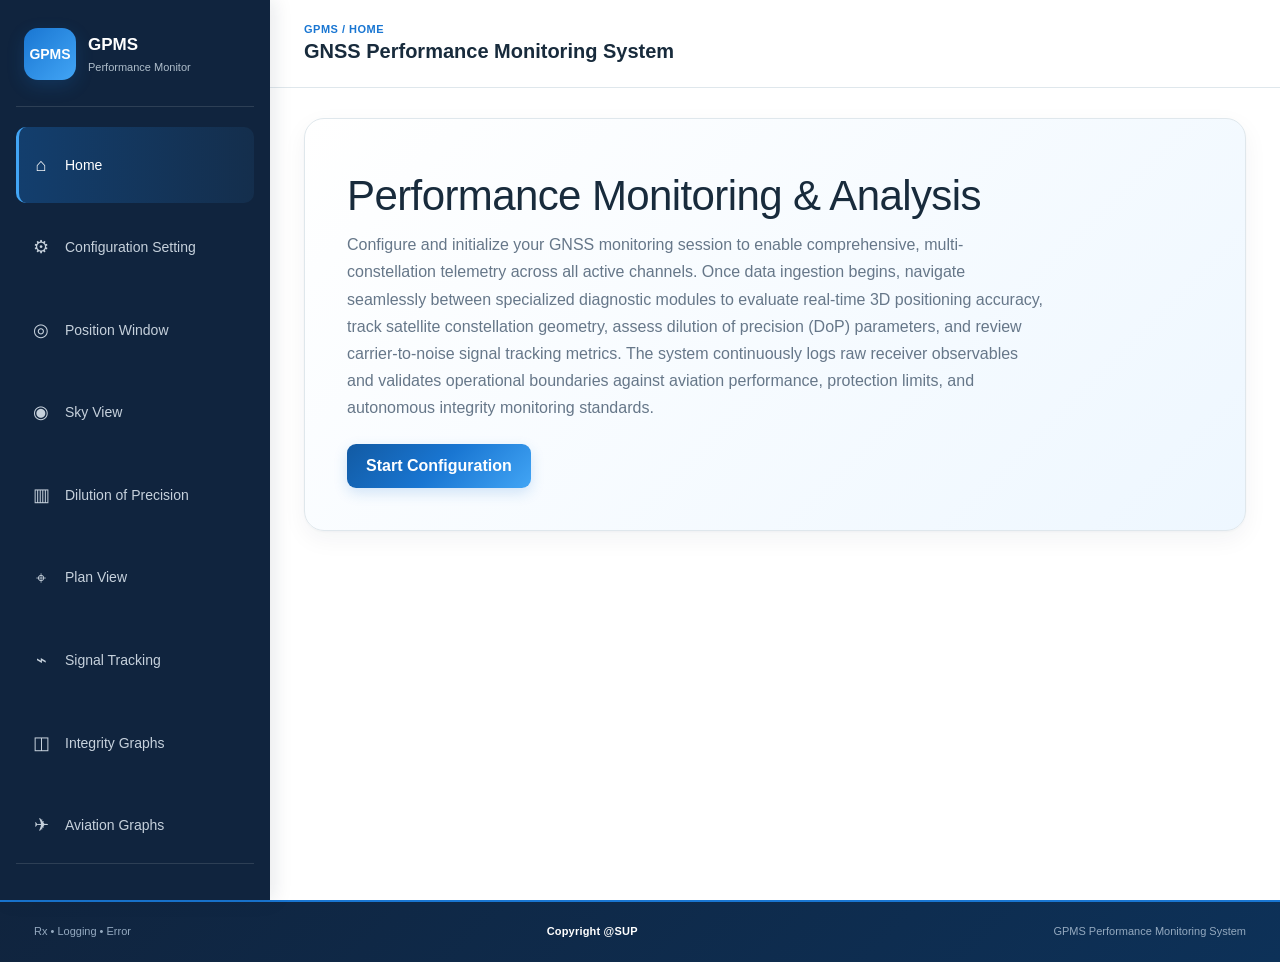
<file: index.html>
<!DOCTYPE html>
<html lang="en">

<head>
  <meta charset="UTF-8">
  <meta name="viewport" content="width=device-width, initial-scale=1.0">

  <title>GPMS Performance Monitoring System</title>

  <link rel="stylesheet" href="css/style.css">
</head>

<body>

<div class="app-shell">

  <!-- =========================================
       SIDEBAR
       ========================================= -->

  <aside class="sidebar" id="sidebar">

   <div class="sidebar-brand">

            <div class="brand-mark">
                GPMS
            </div>

            <div>
                <strong>GPMS </strong>
                <small>Performance Monitor</small>
            </div>

        </div>

    <!-- SIDEBAR NAVIGATION -->
    <nav class="sidebar-nav">

      <a class="nav-item active" href="index.html">
        <span>⌂</span>
        <label>Home</label>
      </a>

      <a class="nav-item" href="pages/configuration.html">
        <span>⚙</span>
        <label>Configuration Setting</label>
      </a>

      <a class="nav-item" href="pages/position.html">
        <span>◎</span>
        <label>Position Window</label>
      </a>

      <a class="nav-item" href="pages/sky-view.html">
        <span>◉</span>
        <label>Sky View</label>
      </a>

      <a class="nav-item" href="pages/dop.html">
        <span>▥</span>
        <label>Dilution of Precision</label>
      </a>

      <a class="nav-item" href="pages/plan-view.html">
        <span>⌖</span>
        <label>Plan View</label>
      </a>

      <a class="nav-item" href="pages/signal-tracking.html">
        <span>⌁</span>
        <label>Signal Tracking</label>
      </a>

      <a class="nav-item" href="pages/integrity.html">
        <span>◫</span>
        <label>Integrity Graphs</label>
      </a>

      <a class="nav-item" href="pages/aviation.html">
        <span>✈</span>
        <label>Aviation Graphs</label>
      </a>

    </nav>


    <!-- sidebar -->
    <div class="sidebar-footer">

     

     

    </div>

  </aside>


  <!-- =========================================
       MAIN CONTENT
       ========================================= -->

  <main class="main-content">


    <!-- TOP BAR -->
    <header class="topbar">

      <button
        class="menu-btn"
        onclick="toggleSidebar()"
        aria-label="Open navigation">
        ☰
      </button>


      <div class="topbar-title">

        <div class="breadcrumb">
          GPMS / HOME
        </div>

        <h1>
          GNSS Performance Monitoring System
        </h1>

      </div>


  


    

    </header>


    <!-- =========================================
         HERO
         ========================================= -->

    <section class="hero">

      <div class="hero-content">
<!-- 
        <span class="eyebrow">
          SUP • GPMS MONITORING
        </span> -->


        <h2>
    Performance Monitoring &amp; Analysis
</h2>

<p>
    Configure and initialize your GNSS monitoring session to enable comprehensive,
    multi-constellation telemetry across all active channels. Once data ingestion
    begins, navigate seamlessly between specialized diagnostic modules to evaluate
    real-time 3D positioning accuracy, track satellite constellation geometry,
    assess dilution of precision (DoP) parameters, and review carrier-to-noise
    signal tracking metrics. The system continuously logs raw receiver observables
    and validates operational boundaries against aviation performance, protection
    limits, and autonomous integrity monitoring standards.
</p>


        <a
          class="primary-btn"
          href="pages/configuration.html">

          Start Configuration 

        </a>

      </div>


      <!-- HERO STATUS -->
      <!-- <div class="hero-status">

        <span class="status-dot"></span>

        <small>
          MONITORING WORKSPACE
        </small>

        <strong>
          Ready for configuration
        </strong>

        <span>
          System available
        </span>

      </div> -->

  
 </div>



    <!-- =========================================
         MAIN PAGE FOOTER
         THIS IS SEPARATE FROM SIDEBAR
         ========================================= -->

    <footer class="main-footer">

      <span>
        Rx • Logging • Error
      </span>

      <span>
        Copyright @SUP
      </span>

      <span>
        GPMS Performance Monitoring System
      </span>

    </footer>


  </main>



<!-- JAVASCRIPT -->
<script src="js/app.js"></script>

</body>
</html>
</file>
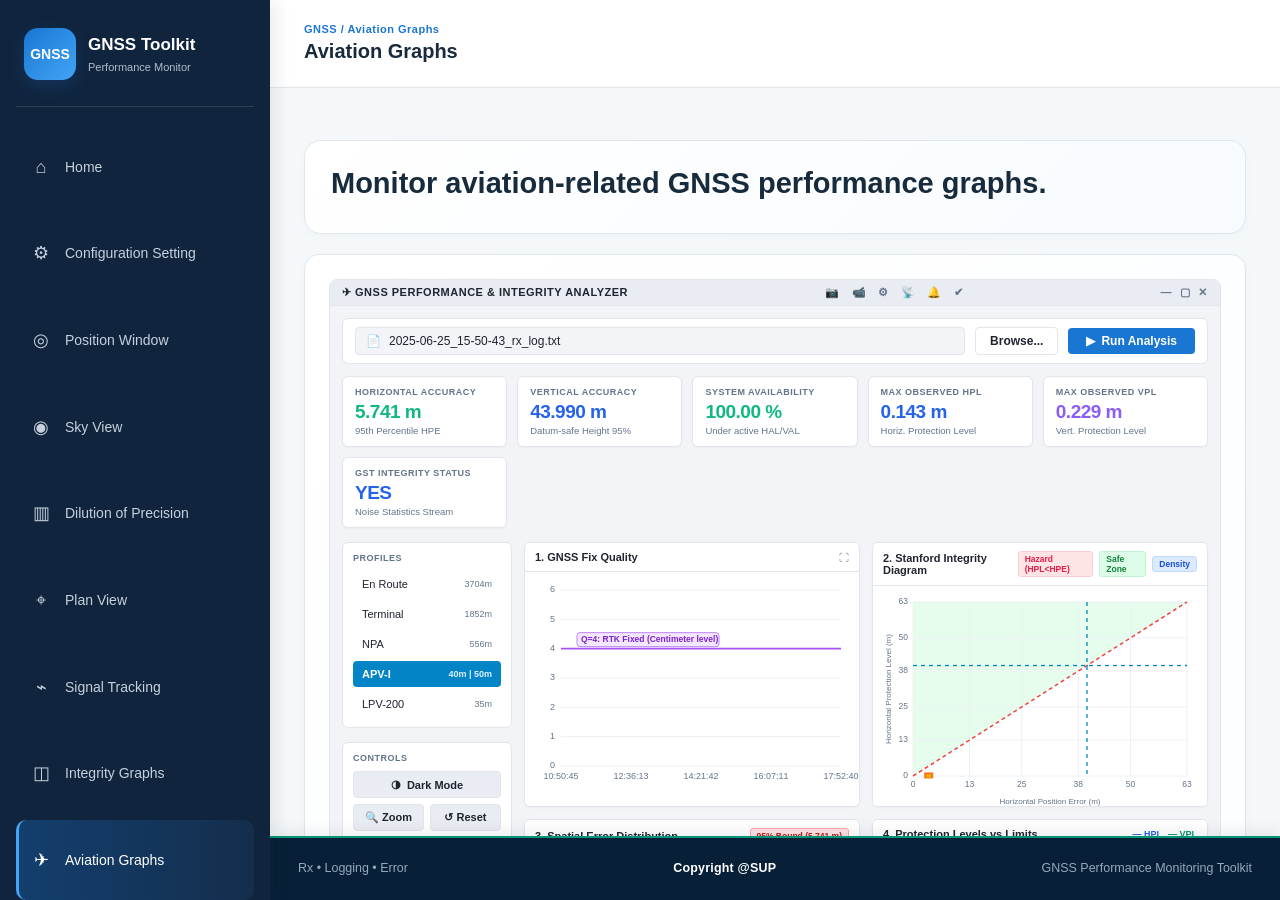
<file: pages/aviation.html>
<!DOCTYPE html>
<html lang="en">
<head>
  <meta charset="UTF-8">
  <meta name="viewport" content="width=device-width, initial-scale=1.0">
  <title>Aviation Graphs | GNSS Toolkit</title>
  <link rel="stylesheet" href="../css/style.css">
  <style>
    :root {
      --av-bg: #f3f4f8;
      --av-card-bg: #ffffff;
      --av-card-border: #e2e5eb;
      --av-header-bg: #e9ecf2;
      --av-text: #1f2430;
      --av-text-dim: #64748b;
      --av-primary: #1976d2;
      --av-primary-hover: #1565c0;
      --av-success: #10b981;
      --av-warning: #f59e0b;
      --av-danger: #ef4444;
      --av-hazard: #e11d48;
      --av-plot-bg: #ffffff;
      --av-grid-line: #edf0f5;
      --av-axis-line: #cbd5e1;
    }

    body.analyzer-dark {
      --av-bg: #12141a;
      --av-card-bg: #1a1d26;
      --av-card-border: #2c3140;
      --av-header-bg: #222634;
      --av-text: #e2e8f0;
      --av-text-dim: #94a3b8;
      --av-primary: #3b82f6;
      --av-primary-hover: #2563eb;
      --av-success: #10b981;
      --av-warning: #fbbf24;
      --av-danger: #f87171;
      --av-hazard: #f43f5e;
      --av-plot-bg: #141720;
      --av-grid-line: #222736;
      --av-axis-line: #374151;
    }

    .aviation-wrapper {
      background: var(--av-bg);
      border: 1px solid var(--av-card-border);
      border-radius: 8px;
      padding: 12px;
      font-family: -apple-system, BlinkMacSystemFont, "Segoe UI", Roboto, "Helvetica Neue", Arial, sans-serif;
      color: var(--av-text);
      transition: background 0.2s, color 0.2s;
    }

    /* Window Header Bar */
    .analyzer-window-bar {
      display: flex;
      justify-content: space-between;
      align-items: center;
      background: var(--av-header-bg);
      padding: 6px 12px;
      border-radius: 6px 6px 0 0;
      margin: -12px -12px 12px -12px;
      font-size: 11px;
      font-weight: 700;
      letter-spacing: 0.5px;
      border-bottom: 1px solid var(--av-card-border);
    }
    .window-icons {
      display: flex;
      align-items: center;
      gap: 12px;
      color: var(--av-text-dim);
    }
    .window-controls {
      display: flex;
      gap: 8px;
    }
    .win-btn {
      cursor: pointer;
      font-size: 11px;
      color: var(--av-text-dim);
    }

    /* File / Run Action Bar */
    .analyzer-action-bar {
      display: flex;
      flex-wrap: wrap;
      align-items: center;
      gap: 10px;
      background: var(--av-card-bg);
      padding: 8px 12px;
      border: 1px solid var(--av-card-border);
      border-radius: 6px;
      margin-bottom: 12px;
    }
    .file-input-display {
      flex: 1;
      min-width: 220px;
      display: flex;
      align-items: center;
      gap: 8px;
      background: var(--av-bg);
      border: 1px solid var(--av-card-border);
      padding: 6px 10px;
      border-radius: 4px;
      font-size: 12px;
      font-family: monospace;
      color: var(--av-text);
    }
    .btn-browse {
      background: var(--av-card-bg);
      border: 1px solid var(--av-card-border);
      color: var(--av-text);
      padding: 6px 14px;
      border-radius: 4px;
      font-size: 12px;
      font-weight: 600;
      cursor: pointer;
      transition: 0.15s ease;
    }
    .btn-browse:hover {
      background: var(--av-header-bg);
    }
    .btn-run {
      background: var(--av-primary);
      color: #ffffff;
      border: none;
      padding: 6px 18px;
      border-radius: 4px;
      font-size: 12px;
      font-weight: 600;
      cursor: pointer;
      display: flex;
      align-items: center;
      gap: 6px;
      transition: 0.15s ease;
    }
    .btn-run:hover {
      background: var(--av-primary-hover);
    }

    /* KPI Cards Row */
    .kpi-row {
      display: grid;
      grid-template-columns: repeat(auto-fit, minmax(150px, 1fr));
      gap: 10px;
      margin-bottom: 14px;
    }
    .kpi-card {
      background: var(--av-card-bg);
      border: 1px solid var(--av-card-border);
      border-radius: 6px;
      padding: 10px 12px;
      box-shadow: 0 1px 2px rgba(0,0,0,0.03);
    }
    .kpi-label {
      font-size: 9px;
      font-weight: 700;
      color: var(--av-text-dim);
      text-transform: uppercase;
      letter-spacing: 0.5px;
      margin-bottom: 4px;
    }
    .kpi-val {
      font-size: 19px;
      font-weight: 800;
      letter-spacing: -0.5px;
      margin-bottom: 2px;
    }
    .kpi-val.green { color: #10b981; }
    .kpi-val.blue { color: #2563eb; }
    .kpi-val.purple { color: #8b5cf6; }
    .kpi-sub {
      font-size: 9.5px;
      color: var(--av-text-dim);
    }

    /* Main Workspace Layout */
    .analyzer-workspace {
      display: flex;
      gap: 12px;
    }
    .analyzer-subpanel {
      width: 170px;
      flex-shrink: 0;
      display: flex;
      flex-direction: column;
      gap: 14px;
    }
    .analyzer-grid {
      flex: 1;
      display: grid;
      grid-template-columns: repeat(3, 1fr);
      gap: 12px;
    }
    @media (max-width: 1300px) {
      .analyzer-grid {
        grid-template-columns: repeat(2, 1fr);
      }
    }
    @media (max-width: 900px) {
      .analyzer-workspace {
        flex-direction: column;
      }
      .analyzer-subpanel {
        width: 100%;
      }
      .analyzer-grid {
        grid-template-columns: 1fr;
      }
    }

    /* Subpanel Components */
    .subpanel-box {
      background: var(--av-card-bg);
      border: 1px solid var(--av-card-border);
      border-radius: 6px;
      padding: 10px;
    }
    .subpanel-box-title {
      font-size: 9px;
      font-weight: 800;
      text-transform: uppercase;
      color: var(--av-text-dim);
      margin-bottom: 8px;
      letter-spacing: 0.5px;
    }
    .profile-list {
      display: flex;
      flex-direction: column;
      gap: 4px;
    }
    .profile-btn {
      display: flex;
      justify-content: space-between;
      align-items: center;
      padding: 6px 8px;
      background: transparent;
      border: 1px solid transparent;
      border-radius: 4px;
      font-size: 11px;
      color: var(--av-text);
      cursor: pointer;
      text-align: left;
      font-weight: 500;
      transition: all 0.15s ease;
    }
    .profile-btn small {
      font-size: 9px;
      color: var(--av-text-dim);
    }
    .profile-btn:hover {
      background: var(--av-header-bg);
    }
    .profile-btn.active {
      background: #0284c7;
      color: #ffffff;
      font-weight: 700;
    }
    .profile-btn.active small {
      color: #e0f2fe;
    }

    .ctrl-buttons {
      display: flex;
      flex-direction: column;
      gap: 6px;
    }
    .ctrl-btn {
      padding: 6px 8px;
      font-size: 11px;
      background: var(--av-header-bg);
      border: 1px solid var(--av-card-border);
      border-radius: 4px;
      color: var(--av-text);
      cursor: pointer;
      font-weight: 600;
      display: flex;
      align-items: center;
      justify-content: center;
      gap: 6px;
    }
    .ctrl-btn:hover {
      background: var(--av-card-border);
    }

    .status-badge {
      display: inline-flex;
      align-items: center;
      gap: 5px;
      font-size: 11px;
      font-weight: 700;
      color: #10b981;
      margin-bottom: 8px;
    }
    .status-dot {
      width: 7px;
      height: 7px;
      border-radius: 50%;
      background: #10b981;
    }
    .epoch-stats {
      font-size: 10px;
      color: var(--av-text-dim);
      line-height: 1.5;
    }
    .epoch-stats strong {
      color: var(--av-text);
    }

    /* Graph Cards */
    .graph-card {
      background: var(--av-card-bg);
      border: 1px solid var(--av-card-border);
      border-radius: 6px;
      display: flex;
      flex-direction: column;
      overflow: hidden;
      box-shadow: 0 1px 3px rgba(0,0,0,0.03);
    }
    .graph-header {
      padding: 8px 10px;
      display: flex;
      justify-content: space-between;
      align-items: center;
      border-bottom: 1px solid var(--av-card-border);
      background: var(--av-card-bg);
    }
    .graph-title {
      font-size: 11px;
      font-weight: 700;
      color: var(--av-text);
    }
    .graph-tags {
      display: flex;
      align-items: center;
      gap: 6px;
      font-size: 9px;
    }
    .pill-tag {
      padding: 2px 6px;
      border-radius: 3px;
      font-weight: 600;
      font-size: 8.5px;
      display: flex;
      align-items: center;
      gap: 4px;
    }
    .pill-hazard { background: #ffe4e6; color: #e11d48; border: 1px solid #fecdd3; }
    .pill-safe { background: #dcfce7; color: #15803d; border: 1px solid #bbf7d0; }
    .pill-density { background: #dbeafe; color: #1d4ed8; border: 1px solid #bfdbfe; }
    .pill-bound { background: #fee2e2; color: #b91c1c; border: 1px solid #fca5a5; }
    .pill-avail { background: #dcfce7; color: #15803d; border: 1px solid #bbf7d0; }
    .pill-unavail { background: #fee2e2; color: #b91c1c; border: 1px solid #fca5a5; }

    .graph-canvas-container {
      position: relative;
      width: 100%;
      height: 220px;
      background: var(--av-plot-bg);
    }
    .graph-canvas-container canvas {
      width: 100%;
      height: 100%;
      display: block;
    }

    
/* =========================================================
   PROFESSIONAL FOOTER
   ========================================================= */

footer {
    width: 100%;
    margin-top: auto;
    min-height: 64px;
    padding: 12px 28px;

    display: flex;
    align-items: center;
    justify-content: space-between;
    gap: 20px;

    background: #072037;
    border-top: 2px solid #009677;

    color: #b7c7d7;
    font-size: 0.78rem;
    line-height: 1.4;

    box-shadow: 0 -4px 15px rgba(7, 32, 55, 0.08);
}

footer span {
    display: block;
    white-space: nowrap;
}

footer span:first-child {
    color: #94a9bf;
    font-weight: 500;
}

footer span:nth-child(2) {
    color: #ffffff;
    font-weight: 600;
    letter-spacing: 0.2px;
}

footer span:last-child {
    color: #94a9bf;
    text-align: right;
    font-weight: 500;
}

/* Footer responsive */
@media (max-width: 600px) {
    footer {
        min-height: 90px;
        padding: 14px 16px;
        flex-direction: column;
        justify-content: center;
        text-align: center;
        gap: 5px;
    }

    footer span {
        white-space: normal;
        text-align: center !important;
    }
}


  </style>
</head>
<body>
<div class="app-shell">
  <aside class="sidebar" id="sidebar">
    <div class="sidebar-brand">
      <div class="brand-mark">GNSS</div>
      <div><strong>GNSS Toolkit</strong><small>Performance Monitor</small></div>
    </div>
    <nav class="sidebar-nav">
      <a class="nav-item" href="../index.html"><span>⌂</span>Home</a>
      <a class="nav-item" href="configuration.html"><span>⚙</span>Configuration Setting</a>
      <a class="nav-item" href="position.html"><span>◎</span>Position Window</a>
      <a class="nav-item" href="sky-view.html"><span>◉</span>Sky View</a>
      <a class="nav-item" href="dop.html"><span>▥</span>Dilution of Precision</a>
      <a class="nav-item" href="plan-view.html"><span>⌖</span>Plan View</a>
      <a class="nav-item" href="signal-tracking.html"><span>⌁</span>Signal Tracking</a>
      <a class="nav-item" href="integrity.html"><span>◫</span>Integrity Graphs</a>
      <a class="nav-item active" href="aviation.html"><span>✈</span>Aviation Graphs</a>
    </nav>
 
  </aside>

  <main class="main-content">
    <header class="topbar">
      <button class="menu-btn" onclick="toggleSidebar()">☰</button>
      <div>
        <div class="breadcrumb">GNSS / Aviation Graphs</div>
        <h1>Aviation Graphs</h1>
      </div>
      <!-- <button class="exit-btn" onclick="handleExit()">Exit</button> -->
    </header>

    <div class="page-content">
      <div class="back-row">
        
       
      </div>

      <div class="page-title">
        <h2>Monitor aviation-related GNSS performance graphs.</h2>
       
      </div>

      <div class="panel">
        <div class="aviation-wrapper" id="analyzerContainer">
          
          <!-- Top Analyzer Window Header -->
          <div class="analyzer-window-bar">
            <div>✈ GNSS PERFORMANCE & INTEGRITY ANALYZER</div>
            <div class="window-icons">
              <span>📷</span><span>📹</span><span>⚙</span><span>📡</span><span>🔔</span><span>✔</span>
            </div>
            <div class="window-controls">
              <span class="win-btn">—</span>
              <span class="win-btn">▢</span>
              <span class="win-btn">✕</span>
            </div>
          </div>

          <!-- Log File and Action Bar -->
          <div class="analyzer-action-bar">
            <div class="file-input-display">
              <span>📄</span>
              <span id="activeLogFileName">2025-06-25_15-50-43_rx_log.txt</span>
            </div>
            <button class="btn-browse" onclick="triggerBrowse()">Browse...</button>
            <button class="btn-run" onclick="runAnalysis()">
              <span>▶</span> Run Analysis
            </button>
            <input type="file" id="filePickerInput" style="display:none;" onchange="handleFileSelected(event)">
          </div>

          <!-- KPI Summary Cards -->
          <div class="kpi-row">
            <div class="kpi-card">
              <div class="kpi-label">Horizontal Accuracy</div>
              <div class="kpi-val green" id="hAccVal">5.741 m</div>
              <div class="kpi-sub">95th Percentile HPE</div>
            </div>
            <div class="kpi-card">
              <div class="kpi-label">Vertical Accuracy</div>
              <div class="kpi-val blue" id="vAccVal">43.990 m</div>
              <div class="kpi-sub">Datum-safe Height 95%</div>
            </div>
            <div class="kpi-card">
              <div class="kpi-label">System Availability</div>
              <div class="kpi-val green" id="availVal">100.00 %</div>
              <div class="kpi-sub">Under active HAL/VAL</div>
            </div>
            <div class="kpi-card">
              <div class="kpi-label">Max Observed HPL</div>
              <div class="kpi-val blue" id="hplVal">0.143 m</div>
              <div class="kpi-sub">Horiz. Protection Level</div>
            </div>
            <div class="kpi-card">
              <div class="kpi-label">Max Observed VPL</div>
              <div class="kpi-val purple" id="vplVal">0.229 m</div>
              <div class="kpi-sub">Vert. Protection Level</div>
            </div>
            <div class="kpi-card">
              <div class="kpi-label">GST Integrity Status</div>
              <div class="kpi-val blue" id="gstVal">YES</div>
              <div class="kpi-sub">Noise Statistics Stream</div>
            </div>
          </div>

          <!-- Main Workspace (Subpanel + 6 Grid Canvas Graphs) -->
          <div class="analyzer-workspace">
            
            <!-- Left Subpanel Controls -->
            <div class="analyzer-subpanel">
              <div class="subpanel-box">
                <div class="subpanel-box-title">Profiles</div>
                <div class="profile-list">
                  <button class="profile-btn" onclick="selectProfile('EN_ROUTE', this)">
                    <span>En Route</span><small>3704m</small>
                  </button>
                  <button class="profile-btn" onclick="selectProfile('TERMINAL', this)">
                    <span>Terminal</span><small>1852m</small>
                  </button>
                  <button class="profile-btn" onclick="selectProfile('NPA', this)">
                    <span>NPA</span><small>556m</small>
                  </button>
                  <button class="profile-btn active" onclick="selectProfile('APV_I', this)">
                    <span>APV-I</span><small>40m | 50m</small>
                  </button>
                  <button class="profile-btn" onclick="selectProfile('LPV_200', this)">
                    <span>LPV-200</span><small>35m</small>
                  </button>
                </div>
              </div>

              <div class="subpanel-box">
                <div class="subpanel-box-title">Controls</div>
                <div class="ctrl-buttons">
                  <button class="ctrl-btn" onclick="toggleTheme()">
                    <span>◑</span> <span id="themeToggleText">Dark Mode</span>
                  </button>
                  <div style="display:flex; gap:6px;">
                    <button class="ctrl-btn" style="flex:1" onclick="zoomGraphs()">🔍 Zoom</button>
                    <button class="ctrl-btn" style="flex:1" onclick="resetGraphs()">↺ Reset</button>
                  </div>
                </div>
              </div>

              <div class="subpanel-box">
                <div class="subpanel-box-title">Status</div>
                <div class="status-badge">
                  <span class="status-dot"></span> Analysis Complete
                </div>
                <div class="epoch-stats">
                  <div><strong>EPOCHS:</strong> <span style="float:right;">25,305</span></div>
                  <div>GGA: 25,305 <span style="float:right;">GST: 25,303</span></div>
                  <div style="margin-top:6px; font-size:8.5px; color:var(--av-text-dim);">
                    Ref: 24.946332°, 67.130147°<br>
                    Updated: 23:58:18
                  </div>
                </div>
              </div>
            </div>

            <!-- 6 Graph Cards -->
            <div class="analyzer-grid">
              
              <!-- Graph 1: GNSS Fix Quality -->
              <div class="graph-card">
                <div class="graph-header">
                  <span class="graph-title">1. GNSS Fix Quality</span>
                  <span style="font-size:10px; color:var(--av-text-dim);">⛶</span>
                </div>
                <div class="graph-canvas-container">
                  <canvas id="cvsFixQuality"></canvas>
                </div>
              </div>

              <!-- Graph 2: Stanford Integrity Diagram -->
              <div class="graph-card">
                <div class="graph-header">
                  <span class="graph-title">2. Stanford Integrity Diagram</span>
                  <div class="graph-tags">
                    <span class="pill-tag pill-hazard">Hazard (HPL&lt;HPE)</span>
                    <span class="pill-tag pill-safe">Safe Zone</span>
                    <span class="pill-tag pill-density">Density</span>
                  </div>
                </div>
                <div class="graph-canvas-container">
                  <canvas id="cvsStanford"></canvas>
                </div>
              </div>

              <!-- Graph 3: Spatial Error Distribution -->
              <div class="graph-card">
                <div class="graph-header">
                  <span class="graph-title">3. Spatial Error Distribution</span>
                  <span class="pill-tag pill-bound">95% Bound (5.741 m)</span>
                </div>
                <div class="graph-canvas-container">
                  <canvas id="cvsSpatial"></canvas>
                </div>
              </div>

              <!-- Graph 4: Protection Levels vs Limits -->
              <div class="graph-card">
                <div class="graph-header">
                  <span class="graph-title">4. Protection Levels vs Limits</span>
                  <div class="graph-tags">
                    <span style="font-size:9px; color:#2563eb; font-weight:700;">— HPL</span>
                    <span style="font-size:9px; color:#059669; font-weight:700;">— VPL</span>
                  </div>
                </div>
                <div class="graph-canvas-container">
                  <canvas id="cvsProtLevels"></canvas>
                </div>
              </div>

              <!-- Graph 5: Availability Timeline -->
              <div class="graph-card">
                <div class="graph-header">
                  <span class="graph-title">5. Availability Timeline</span>
                  <div class="graph-tags">
                    <span class="pill-tag pill-avail">Available (100.0%)</span>
                    <span class="pill-tag pill-unavail">Unavailable</span>
                  </div>
                </div>
                <div class="graph-canvas-container">
                  <canvas id="cvsAvailability"></canvas>
                </div>
              </div>

              <!-- Graph 6: Continuity Timeline -->
              <div class="graph-card">
                <div class="graph-header">
                  <span class="graph-title">6. Continuity Timeline</span>
                  <span class="pill-tag pill-bound">0 Outages</span>
                </div>
                <div class="graph-canvas-container">
                  <canvas id="cvsContinuity"></canvas>
                </div>
              </div>

            </div>
          </div>

        </div>
      </div>

      <div class="bottom-navigation">

            <a
                class="bottom-nav-btn"
                href="../index.html">

                Home

            </a>


            <button
                class="bottom-nav-btn"
                type="button"
                onclick="history.back()">

                Back

            </button>

        </div>
    </div>

    <footer>
      <span>Rx • Logging • Error</span>
      <span>Copyright @SUP</span>
      <span>GNSS Performance Monitoring Toolkit</span>
    </footer>
  </main>
</div>

<script src="../js/app.js"></script>
<script>
  // Navigation sidebar toggle fallback if app.js doesn't provide it
  if (typeof toggleSidebar !== 'function') {
    window.toggleSidebar = function() {
      const s = document.getElementById('sidebar');
      if (s) s.classList.toggle('collapsed');
    };
  }
  if (typeof handleExit !== 'function') {
    window.handleExit = function() {
      window.location.href = '../index.html';
    };
  }

  // Profile configuration parameters
  const PROFILES = {
    EN_ROUTE: { name: 'En Route', hal: 3704, val: null },
    TERMINAL: { name: 'Terminal', hal: 1852, val: null },
    NPA:      { name: 'NPA', hal: 556, val: null },
    APV_I:    { name: 'APV-I', hal: 40.0, val: 50.0 },
    LPV_200:  { name: 'LPV-200', hal: 35.0, val: 35.0 }
  };

  let currentProfile = 'APV_I';
  let zoomLevel = 1.0;
  let isDarkMode = false;

  const timeStamps = ['10:50:45', '12:36:13', '14:21:42', '16:07:11', '17:52:40'];

  function selectProfile(key, btn) {
    currentProfile = key;
    document.querySelectorAll('.profile-btn').forEach(b => b.classList.remove('active'));
    if (btn) btn.classList.add('active');
    drawAllAviationGraphs();
  }

  function toggleTheme() {
    isDarkMode = !isDarkMode;
    document.body.classList.toggle('analyzer-dark', isDarkMode);
    document.getElementById('themeToggleText').innerText = isDarkMode ? 'Light Mode' : 'Dark Mode';
    drawAllAviationGraphs();
  }

  function zoomGraphs() {
    zoomLevel = (zoomLevel === 1.0) ? 1.5 : 1.0;
    drawAllAviationGraphs();
  }

  function resetGraphs() {
    zoomLevel = 1.0;
    drawAllAviationGraphs();
  }

  function triggerBrowse() {
    document.getElementById('filePickerInput').click();
  }

  function handleFileSelected(event) {
    const file = event.target.files[0];
    if (file) {
      document.getElementById('activeLogFileName').innerText = file.name;
      runAnalysis();
    }
  }

  function runAnalysis() {
    const runBtn = document.querySelector('.btn-run');
    runBtn.innerHTML = '<span>⏳</span> Processing...';
    setTimeout(() => {
      runBtn.innerHTML = '<span>▶</span> Run Analysis';
      drawAllAviationGraphs();
    }, 450);
  }

  function getThemeColors() {
    const dark = document.body.classList.contains('analyzer-dark');
    return {
      bg: dark ? '#141720' : '#ffffff',
      grid: dark ? '#222736' : '#edf0f5',
      axis: dark ? '#374151' : '#cbd5e1',
      text: dark ? '#cbd5e1' : '#64748b',
      textBold: dark ? '#f1f5f9' : '#1f2430'
    };
  }

  function initCanvas(canvasId) {
    const cvs = document.getElementById(canvasId);
    if (!cvs) return null;
    const parent = cvs.parentElement;
    const dpr = window.devicePixelRatio || 1;
    const rect = parent.getBoundingClientRect();
    
    cvs.width = rect.width * dpr;
    cvs.height = rect.height * dpr;

    const ctx = cvs.getContext('2d');
    ctx.scale(dpr, dpr);
    return { ctx, width: rect.width, height: rect.height };
  }

  // --- Graph 1: GNSS Fix Quality ---
  function drawFixQuality() {
    const c = initCanvas('cvsFixQuality');
    if (!c) return;
    const { ctx, width, height } = c;
    const colors = getThemeColors();

    ctx.fillStyle = colors.bg;
    ctx.fillRect(0, 0, width, height);

    const padLeft = 36, padRight = 18, padTop = 18, padBottom = 26;
    const plotW = width - padLeft - padRight;
    const plotH = height - padTop - padBottom;

    // Y Axis: 0 to 6
    for (let q = 0; q <= 6; q++) {
      const y = padTop + plotH - (q / 6) * plotH;
      ctx.strokeStyle = colors.grid;
      ctx.beginPath();
      ctx.moveTo(padLeft, y);
      ctx.lineTo(width - padRight, y);
      ctx.stroke();

      ctx.fillStyle = colors.text;
      ctx.font = '9px sans-serif';
      ctx.textAlign = 'right';
      ctx.textBaseline = 'middle';
      ctx.fillText(q.toString(), padLeft - 6, y);
    }

    // X Axis Timestamps
    ctx.textAlign = 'center';
    ctx.textBaseline = 'top';
    timeStamps.forEach((t, i) => {
      const x = padLeft + (i / (timeStamps.length - 1)) * plotW;
      ctx.fillText(t, x, height - padBottom + 6);
    });

    // Q=4: RTK Fixed Line (Solid Purple)
    const yQ4 = padTop + plotH - (4 / 6) * plotH;
    ctx.strokeStyle = '#a855f7';
    ctx.lineWidth = 1.8;
    ctx.beginPath();
    ctx.moveTo(padLeft, yQ4);
    ctx.lineTo(width - padRight, yQ4);
    ctx.stroke();

    // Callout Label: Q=4: RTK Fixed (Centimeter level)
    const labelX = padLeft + 16;
    const labelY = yQ4 - 16;
    ctx.fillStyle = isDarkMode ? '#2e1065' : '#f3e8ff';
    ctx.strokeStyle = '#c084fc';
    ctx.lineWidth = 1;
    ctx.beginPath();
    ctx.roundRect(labelX, labelY, 142, 14, 3);
    ctx.fill();
    ctx.stroke();

    ctx.fillStyle = '#7e22ce';
    ctx.font = 'bold 8.5px sans-serif';
    ctx.textAlign = 'left';
    ctx.textBaseline = 'middle';
    ctx.fillText('Q=4: RTK Fixed (Centimeter level)', labelX + 4, labelY + 7);
  }

  // --- Graph 2: Stanford Integrity Diagram ---
  function drawStanfordDiagram() {
    const c = initCanvas('cvsStanford');
    if (!c) return;
    const { ctx, width, height } = c;
    const colors = getThemeColors();

    ctx.fillStyle = colors.bg;
    ctx.fillRect(0, 0, width, height);

    const padLeft = 40, padRight = 20, padTop = 16, padBottom = 30;
    const plotW = width - padLeft - padRight;
    const plotH = height - padTop - padBottom;

    const maxLimit = 63;
    const prof = PROFILES[currentProfile];
    const hal = prof.hal ? Math.min(prof.hal, 60) : 40;

    const getX = (val) => padLeft + (val / maxLimit) * plotW;
    const getY = (val) => padTop + plotH - (val / maxLimit) * plotH;

    // Safe Zone (Green Triangle between HPL=HPE and HPL axis)
    ctx.fillStyle = isDarkMode ? 'rgba(16, 185, 129, 0.12)' : 'rgba(220, 252, 231, 0.7)';
    ctx.beginPath();
    ctx.moveTo(getX(0), getY(0));
    ctx.lineTo(getX(0), getY(maxLimit));
    ctx.lineTo(getX(maxLimit), getY(maxLimit));
    ctx.closePath();
    ctx.fill();

    // Grid lines & labels (0, 13, 25, 38, 50, 63)
    const ticks = [0, 13, 25, 38, 50, 63];
    ctx.font = '8.5px sans-serif';
    ticks.forEach(t => {
      const x = getX(t);
      const y = getY(t);

      // Y Grid
      ctx.strokeStyle = colors.grid;
      ctx.beginPath();
      ctx.moveTo(padLeft, y);
      ctx.lineTo(width - padRight, y);
      ctx.stroke();

      // X Grid
      ctx.beginPath();
      ctx.moveTo(x, padTop);
      ctx.lineTo(x, height - padBottom);
      ctx.stroke();

      // Y Labels
      ctx.fillStyle = colors.text;
      ctx.textAlign = 'right';
      ctx.textBaseline = 'middle';
      ctx.fillText(t.toString(), padLeft - 5, y);

      // X Labels
      ctx.textAlign = 'center';
      ctx.textBaseline = 'top';
      ctx.fillText(t.toString(), x, height - padBottom + 4);
    });

    // Hazard Line (Diagonal HPL = HPE)
    ctx.strokeStyle = '#ef4444';
    ctx.setLineDash([4, 3]);
    ctx.lineWidth = 1.5;
    ctx.beginPath();
    ctx.moveTo(getX(0), getY(0));
    ctx.lineTo(getX(maxLimit), getY(maxLimit));
    ctx.stroke();

    // HAL Line (Vertical and Horizontal Alert Limit dashed cyan/blue)
    ctx.strokeStyle = '#0284c7';
    ctx.setLineDash([4, 4]);
    ctx.lineWidth = 1.3;
    // Horizontal line
    ctx.beginPath();
    ctx.moveTo(padLeft, getY(hal));
    ctx.lineTo(width - padRight, getY(hal));
    ctx.stroke();
    // Vertical line
    ctx.beginPath();
    ctx.moveTo(getX(hal), padTop);
    ctx.lineTo(getX(hal), height - padBottom);
    ctx.stroke();
    ctx.setLineDash([]);

    // Data points density cluster (Small orange/yellow block near (3, 0.2))
    ctx.fillStyle = '#f97316';
    const clusterX = getX(3.5);
    const clusterY = getY(0.2);
    ctx.fillRect(clusterX - 4, clusterY - 3, 9, 6);
    ctx.fillStyle = '#eab308';
    ctx.fillRect(clusterX - 2, clusterY - 1, 5, 3);

    // Axis Titles
    ctx.fillStyle = colors.text;
    ctx.font = '8px sans-serif';
    ctx.textAlign = 'center';
    ctx.fillText('Horizontal Position Error (m)', padLeft + plotW / 2, height - 8);

    ctx.save();
    ctx.translate(12, padTop + plotH / 2);
    ctx.rotate(-Math.PI / 2);
    ctx.fillText('Horizontal Protection Level (m)', 0, 0);
    ctx.restore();
  }

  // --- Graph 3: Spatial Error Distribution ---
  function drawSpatialDistribution() {
    const c = initCanvas('cvsSpatial');
    if (!c) return;
    const { ctx, width, height } = c;
    const colors = getThemeColors();

    ctx.fillStyle = colors.bg;
    ctx.fillRect(0, 0, width, height);

    const padLeft = 42, padRight = 20, padTop = 16, padBottom = 28;
    const plotW = width - padLeft - padRight;
    const plotH = height - padTop - padBottom;

    const span = 14.35;
    const getX = (val) => padLeft + ((val + span) / (span * 2)) * plotW;
    const getY = (val) => padTop + plotH - ((val + span) / (span * 2)) * plotH;

    const yTicks = [-14.35, -7.18, 0.00, 7.18, 14.35];
    const xTicks = [-14.35, -7.18, 0.00, 7.18, 14.35];

    // Grid
    yTicks.forEach(val => {
      const y = getY(val);
      ctx.strokeStyle = colors.grid;
      ctx.beginPath();
      ctx.moveTo(padLeft, y);
      ctx.lineTo(width - padRight, y);
      ctx.stroke();

      ctx.fillStyle = colors.text;
      ctx.font = '8px sans-serif';
      ctx.textAlign = 'right';
      ctx.textBaseline = 'middle';
      ctx.fillText(val > 0 ? `+${val.toFixed(2)}` : val.toFixed(2), padLeft - 5, y);
    });

    xTicks.forEach(val => {
      const x = getX(val);
      ctx.strokeStyle = colors.grid;
      ctx.beginPath();
      ctx.moveTo(x, padTop);
      ctx.lineTo(x, height - padBottom);
      ctx.stroke();

      ctx.fillStyle = colors.text;
      ctx.font = '8px sans-serif';
      ctx.textAlign = 'center';
      ctx.textBaseline = 'top';
      ctx.fillText(val > 0 ? `+${val.toFixed(2)}` : val.toFixed(2), x, height - padBottom + 4);
    });

    // Zero crosshairs
    ctx.strokeStyle = colors.axis;
    ctx.lineWidth = 1;
    ctx.beginPath();
    ctx.moveTo(padLeft, getY(0));
    ctx.lineTo(width - padRight, getY(0));
    ctx.moveTo(getX(0), padTop);
    ctx.lineTo(getX(0), height - padBottom);
    ctx.stroke();

    // 95% Confidence Ellipse (centered slightly offset as in picture)
    const cx = getX(0.0);
    const cy = getY(2.0);
    const rx = (5.741 / span) * (plotW / 2) * 0.95;
    const ry = (4.8 / span) * (plotH / 2) * 0.95;

    ctx.save();
    ctx.beginPath();
    ctx.ellipse(cx, cy, rx, ry, 0, 0, 2 * Math.PI);
    ctx.fillStyle = isDarkMode ? 'rgba(239, 68, 68, 0.12)' : 'rgba(254, 226, 226, 0.55)';
    ctx.fill();
    ctx.strokeStyle = '#dc2626';
    ctx.lineWidth = 1.6;
    ctx.stroke();
    ctx.restore();

    // Minor reference point on left boundary
    ctx.fillStyle = '#3b82f6';
    ctx.beginPath();
    ctx.arc(cx - rx * 0.92, cy - ry * 0.6, 2.5, 0, 2 * Math.PI);
    ctx.fill();

    // Axis labels
    ctx.fillStyle = colors.text;
    ctx.font = '8px sans-serif';
    ctx.textAlign = 'center';
    ctx.fillText('East Position Error (m)', padLeft + plotW / 2, height - 7);

    ctx.save();
    ctx.translate(11, padTop + plotH / 2);
    ctx.rotate(-Math.PI / 2);
    ctx.fillText('North Position Error (m)', 0, 0);
    ctx.restore();
  }

  // --- Graph 4: Protection Levels vs Limits ---
  function drawProtectionLevels() {
    const c = initCanvas('cvsProtLevels');
    if (!c) return;
    const { ctx, width, height } = c;
    const colors = getThemeColors();

    ctx.fillStyle = colors.bg;
    ctx.fillRect(0, 0, width, height);

    const padLeft = 36, padRight = 18, padTop = 18, padBottom = 26;
    const plotW = width - padLeft - padRight;
    const plotH = height - padTop - padBottom;

    const maxVal = 55;
    const yTicks = [0.0, 11, 22, 33, 44, 55];
    const getY = (val) => padTop + plotH - (val / maxVal) * plotH;

    // Grid & Y Ticks
    yTicks.forEach(val => {
      const y = getY(val);
      ctx.strokeStyle = colors.grid;
      ctx.beginPath();
      ctx.moveTo(padLeft, y);
      ctx.lineTo(width - padRight, y);
      ctx.stroke();

      ctx.fillStyle = colors.text;
      ctx.font = '8.5px sans-serif';
      ctx.textAlign = 'right';
      ctx.textBaseline = 'middle';
      ctx.fillText(val.toFixed(1), padLeft - 5, y);
    });

    // X Axis Ticks
    ctx.textAlign = 'center';
    ctx.textBaseline = 'top';
    timeStamps.forEach((t, i) => {
      const x = padLeft + (i / (timeStamps.length - 1)) * plotW;
      ctx.fillText(t, x, height - padBottom + 6);
    });

    // Active Profile Limits
    const prof = PROFILES[currentProfile];
    const hal = prof.hal !== null ? Math.min(prof.hal, 55) : 40.0;
    const val = prof.val !== null ? Math.min(prof.val, 55) : 50.0;

    // VAL Dashed Line (Green)
    if (prof.val !== null) {
      const yVAL = getY(val);
      ctx.strokeStyle = '#10b981';
      ctx.setLineDash([4, 4]);
      ctx.lineWidth = 1.5;
      ctx.beginPath();
      ctx.moveTo(padLeft, yVAL);
      ctx.lineTo(width - padRight, yVAL);
      ctx.stroke();

      ctx.fillStyle = '#059669';
      ctx.font = 'bold 8px sans-serif';
      ctx.textAlign = 'right';
      ctx.textBaseline = 'bottom';
      ctx.fillText(`VAL (${val.toFixed(1)}m)`, width - padRight - 4, yVAL - 2);
    }

    // HAL Dashed Line (Blue)
    const yHAL = getY(hal);
    ctx.strokeStyle = '#3b82f6';
    ctx.setLineDash([4, 4]);
    ctx.lineWidth = 1.5;
    ctx.beginPath();
    ctx.moveTo(padLeft, yHAL);
    ctx.lineTo(width - padRight, yHAL);
    ctx.stroke();
    ctx.setLineDash([]);

    ctx.fillStyle = '#2563eb';
    ctx.font = 'bold 8px sans-serif';
    ctx.textAlign = 'right';
    ctx.textBaseline = 'bottom';
    ctx.fillText(`HAL (${hal.toFixed(1)}m)`, width - padRight - 4, yHAL - 2);

    // HPL (0.143m) & VPL (0.229m) flat near zero
    const yHPL = getY(0.143);
    const yVPL = getY(0.229);

    ctx.strokeStyle = '#059669';
    ctx.lineWidth = 1.4;
    ctx.beginPath();
    ctx.moveTo(padLeft, yVPL);
    ctx.lineTo(width - padRight, yVPL);
    ctx.stroke();

    ctx.strokeStyle = '#2563eb';
    ctx.lineWidth = 1.4;
    ctx.beginPath();
    ctx.moveTo(padLeft, yHPL);
    ctx.lineTo(width - padRight, yHPL);
    ctx.stroke();
  }

  // --- Graph 5: Availability Timeline ---
  function drawAvailabilityTimeline() {
    const c = initCanvas('cvsAvailability');
    if (!c) return;
    const { ctx, width, height } = c;
    const colors = getThemeColors();

    ctx.fillStyle = colors.bg;
    ctx.fillRect(0, 0, width, height);

    const padLeft = 20, padRight = 18, padTop = 26, padBottom = 26;
    const plotW = width - padLeft - padRight;
    const plotH = height - padTop - padBottom;

    // Solid Green Availability Area (100% full coverage)
    ctx.fillStyle = '#237839';
    ctx.fillRect(padLeft, padTop, plotW, plotH);

    // X Axis Ticks
    ctx.fillStyle = colors.text;
    ctx.font = '8.5px sans-serif';
    ctx.textAlign = 'center';
    ctx.textBaseline = 'top';
    timeStamps.forEach((t, i) => {
      const x = padLeft + (i / (timeStamps.length - 1)) * plotW;
      ctx.fillText(t, x, height - padBottom + 6);
    });
  }

  // --- Graph 6: Continuity Timeline ---
  function drawContinuityTimeline() {
    const c = initCanvas('cvsContinuity');
    if (!c) return;
    const { ctx, width, height } = c;
    const colors = getThemeColors();

    ctx.fillStyle = colors.bg;
    ctx.fillRect(0, 0, width, height);

    const padLeft = 48, padRight = 18, padTop = 24, padBottom = 26;
    const plotW = width - padLeft - padRight;
    const plotH = height - padTop - padBottom;

    // Y Axis labels
    const yContinuous = padTop + plotH * 0.15;
    const yInterrupted = padTop + plotH * 0.85;

    ctx.fillStyle = colors.text;
    ctx.font = '8.5px sans-serif';
    ctx.textAlign = 'right';
    ctx.textBaseline = 'middle';

    ctx.fillStyle = '#16a34a';
    ctx.fillText('Continuous', padLeft - 6, yContinuous);

    ctx.fillStyle = '#dc2626';
    ctx.fillText('Interrupted', padLeft - 6, yInterrupted);

    // Grid baseline
    ctx.strokeStyle = colors.axis;
    ctx.lineWidth = 1;
    ctx.beginPath();
    ctx.moveTo(padLeft, padTop);
    ctx.lineTo(padLeft, height - padBottom);
    ctx.lineTo(width - padRight, height - padBottom);
    ctx.stroke();

    // Continuous Line (Burgundy / Red line at top for the whole duration)
    ctx.strokeStyle = '#b91c1c';
    ctx.lineWidth = 2.2;
    ctx.beginPath();
    ctx.moveTo(padLeft, yContinuous);
    ctx.lineTo(width - padRight, yContinuous);
    ctx.stroke();

    // X Axis Ticks
    ctx.fillStyle = colors.text;
    ctx.font = '8.5px sans-serif';
    ctx.textAlign = 'center';
    ctx.textBaseline = 'top';
    timeStamps.forEach((t, i) => {
      const x = padLeft + (i / (timeStamps.length - 1)) * plotW;
      ctx.fillText(t, x, height - padBottom + 6);
    });
  }

  function drawAllAviationGraphs() {
    drawFixQuality();
    drawStanfordDiagram();
    drawSpatialDistribution();
    drawProtectionLevels();
    drawAvailabilityTimeline();
    drawContinuityTimeline();
  }

  window.addEventListener('load', drawAllAviationGraphs);
  window.addEventListener('resize', drawAllAviationGraphs);
</script>
</body>
</html>
</file>
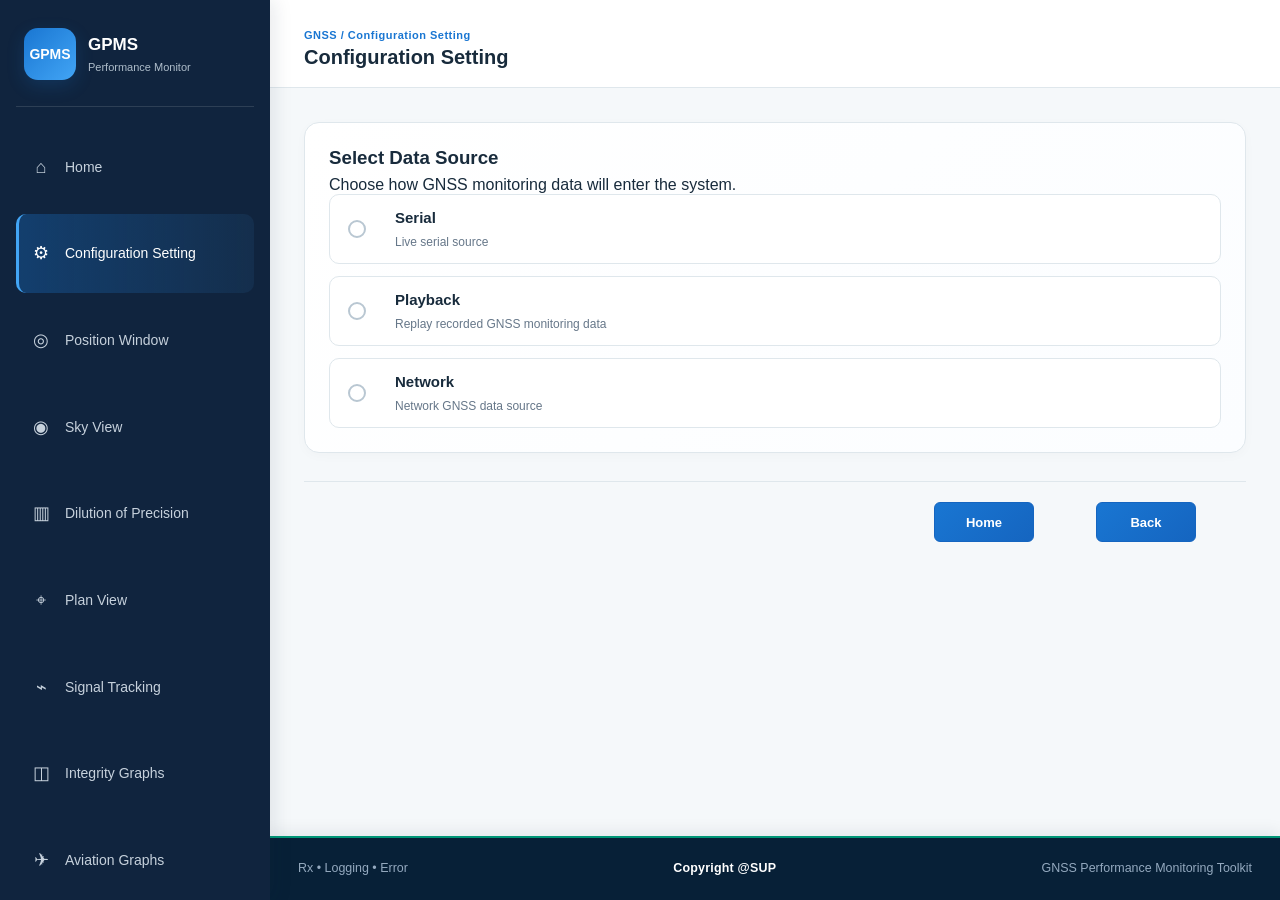
<file: pages/configuration.html>
<!DOCTYPE html>
<html lang="en">

<head>
    <meta charset="UTF-8">
    <meta name="viewport" content="width=device-width, initial-scale=1.0">

    <title>Configuration Setting </title>

    <link rel="stylesheet" href="../css/style.css">

    
</head>


<body>

<div class="app-shell">


    <!-- =====================================================
         SIDEBAR
    ====================================================== -->

    <aside class="sidebar" id="sidebar">

        <div class="sidebar-brand">

            <div class="brand-mark">
                GPMS
            </div>

            <div>
                <strong>GPMS </strong>
                <small>Performance Monitor</small>
            </div>

        </div>


        <nav class="sidebar-nav">

            <a class="nav-item" href="../index.html">
                <span>⌂</span>
                Home
            </a>

            <a class="nav-item active" href="configuration.html">
                <span>⚙</span>
                Configuration Setting
            </a>

            <a class="nav-item" href="position.html">
                <span>◎</span>
                Position Window
            </a>

            <a class="nav-item" href="sky-view.html">
                <span>◉</span>
                Sky View
            </a>

            <a class="nav-item" href="dop.html">
                <span>▥</span>
                Dilution of Precision
            </a>

            <a class="nav-item" href="plan-view.html">
                <span>⌖</span>
                Plan View
            </a>

            <a class="nav-item" href="signal-tracking.html">
                <span>⌁</span>
                Signal Tracking
            </a>

            <a class="nav-item" href="integrity.html">
                <span>◫</span>
                Integrity Graphs
            </a>

            <a class="nav-item" href="aviation.html">
                <span>✈</span>
                Aviation Graphs
            </a>

        </nav>

    </aside>


    <!-- =====================================================
         MAIN
    ====================================================== -->

    <main class="main-content">


        <!-- TOPBAR -->

        <header class="topbar">

            <button
                class="menu-btn"
                onclick="toggleSidebar()">
                ☰
            </button>

            <div>

             
                <div class="breadcrumb" style="color: #1976d2;">
                 &nbsp;&nbsp;&nbsp;&nbsp;&nbsp;&nbsp;&nbsp;&nbsp;&nbsp;&nbsp;&nbsp;&nbsp;&nbsp;&nbsp;&nbsp;&nbsp;&nbsp;&nbsp;&nbsp;&nbsp;&nbsp;&nbsp;&nbsp;&nbsp;&nbsp;&nbsp;&nbsp;&nbsp;&nbsp;&nbsp;&nbsp;&nbsp;&nbsp;&nbsp;&nbsp;&nbsp;&nbsp;&nbsp;&nbsp;&nbsp;&nbsp;&nbsp;&nbsp;&nbsp;&nbsp;&nbsp;&nbsp;&nbsp;&nbsp;&nbsp;&nbsp;&nbsp;&nbsp;&nbsp;&nbsp;&nbsp;&nbsp;&nbsp;&nbsp;&nbsp;&nbsp;&nbsp;&nbsp;&nbsp;&nbsp;&nbsp;&nbsp;&nbsp;&nbsp;&nbsp;&nbsp;&nbsp;&nbsp;&nbsp;&nbsp;&nbsp;&nbsp;&nbsp;&nbsp;&nbsp;&nbsp;&nbsp;&nbsp;&nbsp;&nbsp;&nbsp;&nbsp;&nbsp;&nbsp;&nbsp;&nbsp;&nbsp;&nbsp;&nbsp;&nbsp;&nbsp;&nbsp;&nbsp;&nbsp;&nbsp;&nbsp;&nbsp;&nbsp;&nbsp;&nbsp;&nbsp;&nbsp;&nbsp;&nbsp;&nbsp;&nbsp;&nbsp;&nbsp;&nbsp;&nbsp;&nbsp;&nbsp;&nbsp;&nbsp;&nbsp;&nbsp;&nbsp;&nbsp;&nbsp;&nbsp;&nbsp;&nbsp;&nbsp;&nbsp;&nbsp;&nbsp;&nbsp;&nbsp;&nbsp;&nbsp;&nbsp;&nbsp;&nbsp;&nbsp;&nbsp;&nbsp;&nbsp;&nbsp;&nbsp;&nbsp;&nbsp;&nbsp;&nbsp;&nbsp;&nbsp;&nbsp;&nbsp;&nbsp;&nbsp;&nbsp;&nbsp;&nbsp;&nbsp;&nbsp;&nbsp;&nbsp;&nbsp;&nbsp;&nbsp;&nbsp;&nbsp;&nbsp;&nbsp;&nbsp;&nbsp;&nbsp;&nbsp;&nbsp;&nbsp;&nbsp;&nbsp;&nbsp;&nbsp;&nbsp;&nbsp;&nbsp;&nbsp;&nbsp;&nbsp;&nbsp;&nbsp;&nbsp;&nbsp;&nbsp;&nbsp;&nbsp;&nbsp;&nbsp;&nbsp;&nbsp;&nbsp;&nbsp;&nbsp;&nbsp;&nbsp;&nbsp;&nbsp;&nbsp;&nbsp;&nbsp;&nbsp;&nbsp;&nbsp;&nbsp;&nbsp;&nbsp;&nbsp;&nbsp;&nbsp;&nbsp;&nbsp;&nbsp;&nbsp;&nbsp;&nbsp;&nbsp;&nbsp;&nbsp;&nbsp;&nbsp;&nbsp;&nbsp;&nbsp;&nbsp;&nbsp;&nbsp;&nbsp;&nbsp;&nbsp;&nbsp;&nbsp;&nbsp;&nbsp;&nbsp;&nbsp;&nbsp;&nbsp;&nbsp;&nbsp;&nbsp;&nbsp;&nbsp;&nbsp;&nbsp;&nbsp;&nbsp;&nbsp;&nbsp;&nbsp;&nbsp;&nbsp;&nbsp;&nbsp;&nbsp;&nbsp;&nbsp;&nbsp;&nbsp;&nbsp;&nbsp;&nbsp;&nbsp;&nbsp;&nbsp;&nbsp;&nbsp;&nbsp;&nbsp;&nbsp;&nbsp;&nbsp;&nbsp;&nbsp;&nbsp;&nbsp;&nbsp;&nbsp;&nbsp;&nbsp;&nbsp;&nbsp;&nbsp;&nbsp;&nbsp;&nbsp;&nbsp;&nbsp;&nbsp;&nbsp;&nbsp;&nbsp;&nbsp;&nbsp;&nbsp;&nbsp;&nbsp;&nbsp;&nbsp;&nbsp;&nbsp;&nbsp;&nbsp;&nbsp;&nbsp;&nbsp;&nbsp;&nbsp;&nbsp;&nbsp;&nbsp;&nbsp;&nbsp;&nbsp;&nbsp;&nbsp;&nbsp;&nbsp;&nbsp;&nbsp;&nbsp;&nbsp;&nbsp;&nbsp;&nbsp;&nbsp;&nbsp;&nbsp;&nbsp;&nbsp;&nbsp;&nbsp;&nbsp;&nbsp;&nbsp;&nbsp;&nbsp;&nbsp;&nbsp;&nbsp;&nbsp;&nbsp;&nbsp;&nbsp;&nbsp;&nbsp;&nbsp;&nbsp;&nbsp;&nbsp;&nbsp;&nbsp;&nbsp;&nbsp;&nbsp;&nbsp;&nbsp;&nbsp;&nbsp;&nbsp;&nbsp;&nbsp;&nbsp;&nbsp;&nbsp;&nbsp;&nbsp;&nbsp;&nbsp;&nbsp;&nbsp;&nbsp;&nbsp;&nbsp;&nbsp;&nbsp;&nbsp;&nbsp;&nbsp;&nbsp;&nbsp;&nbsp;&nbsp;&nbsp;&nbsp;&nbsp;
                 
                    GNSS / Configuration Setting
                </div>

                <h1>
                    Configuration Setting
                </h1>

            </div>

            <!-- <button
                class="exit-btn"
                onclick="handleExit()">
                Exit
            </button> -->

        </header>


        <!-- =================================================
             PAGE CONTENT
        ================================================== -->

        <div class="page-content">

            <div class="content-container">


                <!-- PAGE TITLE -->

                <!-- <div class="page-title">

                    <h2>
                        01. Configuration Setting
                    </h2>

                    <p>
                        Select the source for the GNSS monitoring session.
                    </p>

                </div> -->


                <!-- =================================================
                     SOURCE SELECTION
                ================================================== -->

                <div class="panel">

                    <div class="panel-header">

                        <h3>
                            Select Data Source
                        </h3>

                        <p>
                            Choose how GNSS monitoring data will enter the system.
                        </p>

                    </div>


                    <div class="source-options">


                        <!-- SERIAL -->

                        <button
                            type="button"
                            class="source-option"
                            id="serialOption"
                            onclick="showSettings('serial')">

                            <span class="radio"></span>

                            <span class="option-details">

                                <b>
                                    Serial
                                </b>

                                <small>
                                    Live serial source
                                </small>

                            </span>

                          

                        </button>


                        <!-- PLAYBACK -->

                        <button
                            type="button"
                            class="source-option"
                            id="playbackOption"
                            onclick="showSettings('playback')">

                            <span class="radio"></span>

                            <span class="option-details">

                                <b>
                                    Playback
                                </b>

                                <small>
                                    Replay recorded GNSS monitoring data
                                </small>

                            </span>

                          

                        </button>


                        <!-- NETWORK -->

                        <button
                            type="button"
                            class="source-option"
                            id="networkOption"
                            onclick="showSettings('network')">

                            <span class="radio"></span>

                            <span class="option-details">

                                <b>
                                    Network
                                </b>

                                <small>
                                    Network GNSS data source
                                </small>

                            </span>
<!-- 
                            <span class="open-arrow">
                                →
                            </span> -->

                        </button>

                    </div>


                    <!-- =================================================
                         SERIAL SETTINGS
                    ================================================== -->

                    <div
                        class="settings-panel"
                        id="serialSettings">

                        <div class="settings-header">

                            <div class="settings-heading">

                                <h3>
                                    Serial Configuration
                                </h3>

                                <p>
                                    Configure the live GNSS serial communication parameters.
                                </p>

                            </div>

                            <button
                                type="button"
                                class="close-settings"
                                onclick="closeSettings()">
                                ×
                            </button>

                        </div>


                        <div class="settings-body">

                            <div class="section-divider"></div>


                            <!-- ALL SERIAL FIELDS IN ONE ROW -->

                            <div class="dialog-grid">


                                <div class="field-row">

                                    <label>
                                        Port Name
                                    </label>

                                    <select>

                                        <option selected>
                                            COM1
                                        </option>

                                        <option>
                                            COM2
                                        </option>

                                        <option>
                                            COM3
                                        </option>

                                        <option>
                                            COM4
                                        </option>

                                    </select>

                                </div>


                                <div class="field-row">

                                    <label>
                                        Data Bits
                                    </label>

                                    <select>

                                        <option selected>
                                            8
                                        </option>

                                        <option>
                                            7
                                        </option>

                                    </select>

                                </div>


                                <div class="field-row">

                                    <label>
                                        Baud Rate
                                    </label>

                                    <select>

                                        <option>
                                            4800
                                        </option>

                                        <option>
                                            9600
                                        </option>

                                        <option>
                                            19200
                                        </option>

                                        <option>
                                            38400
                                        </option>

                                        <option selected>
                                            115200
                                        </option>

                                    </select>

                                </div>


                                <div class="field-row">

                                    <label>
                                        Parity
                                    </label>

                                    <select>

                                        <option selected>
                                            None
                                        </option>

                                        <option>
                                            Even
                                        </option>

                                        <option>
                                            Odd
                                        </option>

                                    </select>

                                </div>


                                <div class="field-row">

                                    <label>
                                        Stop Bits
                                    </label>

                                    <select>

                                        <option selected>
                                            One
                                        </option>

                                        <option>
                                            Two
                                        </option>

                                    </select>

                                </div>

                            </div>


                            <div class="button-row">

                                <button
                                    class="dialog-btn start-btn"
                                    onclick="startConfiguration('Serial')">
                                    Start
                                </button>

                                <button
                                    class="dialog-btn cancel-btn"
                                    onclick="closeSettings()">
                                    Cancel
                                </button>

                            </div>

                        </div>

                    </div>


                    <!-- =================================================
                         PLAYBACK SETTINGS
                    ================================================== -->

                    <div 
    class="settings-panel" 
    id="playbackSettings"> 

    <div class="settings-header"> 

        <div class="settings-heading"> 

            <h3> 
                Playback Configuration 
            </h3> 

            <p> 
                Replay recorded GNSS monitoring data. 
            </p> 

        </div> 

        <button 
            type="button" 
            class="close-settings" 
            onclick="closeSettings()"> 
            × 
        </button> 

    </div> 


    <div class="settings-body"> 


        <!-- MODE --> 

        <div class="source-toggle"> 

            <label> 

                <input 
                    type="radio" 
                    name="playbackMode" 
                    value="single" 
                    checked 
                    onclick="handleModeSwitch('single')"> 

                Open File 

            </label> 


            <label> 

                <input 
                    type="radio" 
                    name="playbackMode" 
                    value="multiple" 
                    onclick="handleModeSwitch('multiple')"> 

                Select Multiples Files 

            </label> 

        </div> 


        <!-- SINGLE FILE INPUT -->

        <input 
            type="file" 
            id="single-file-picker" 
            style="display:none" 
            onchange="handleSingleFilePick(this)"> 


        <!-- MULTIPLE FILE / FOLDER INPUT -->

        <input 
            type="file" 
            id="multiple-file-picker" 
            style="display:none" 
            webkitdirectory 
            directory 
            multiple
            onchange="handleMultipleFilePick(this)"> 


        <!-- FILE PATH --> 

        <div class="file-input-bar"> 

            <label> 
                File Path 
            </label> 

            <input 
                type="text" 
                id="file-path-input" 
                placeholder="Select file..." 
                readonly> 

            <button 
                type="button" 
                class="browse-btn" 
                onclick="triggerBrowse()"> 

                Browse 

            </button> 

        </div> 


        <!-- PLAYER --> 


        <!-- ACTION BUTTONS --> 


      


    </div> 

</div>


                    <!-- =================================================
                         NETWORK SETTINGS
                    ================================================== -->

                    <div
                        class="settings-panel"
                        id="networkSettings">

                        <div class="settings-header">

                            <div class="settings-heading">

                                <h3>
                                    Network Configuration
                                </h3>

                                <p>
                                    Configure the network GNSS data source.
                                </p>

                            </div>

                            <button
                                type="button"
                                class="close-settings"
                                onclick="closeSettings()">
                                ×
                            </button>

                        </div>


                        <div class="settings-body">

                            <div class="section-divider"></div>


                            <!-- ALL NETWORK FIELDS IN ONE ROW -->

                            <div class="network-grid">


                                <div class="field-row">

                                    <label>
                                        Host / IP Address
                                    </label>

                                    <input
                                        type="text"
                                        id="networkHost"
                                        placeholder="127.0.0.1">

                                </div>


                                <div class="field-row">

                                    <label>
                                        Port
                                    </label>

                                    <input
                                        type="number"
                                        id="networkPort"
                                        placeholder="5000">

                                </div>


                                <div class="field-row">

                                    <label>
                                        Protocol
                                    </label>

                                    <select>

                                        <option>
                                            TCP
                                        </option>

                                        <option>
                                            UDP
                                        </option>

                                    </select>

                                </div>


                                <div class="field-row">

                                    <label>
                                        Connection Mode
                                    </label>

                                    <select>

                                        <option>
                                            Client
                                        </option>

                                        <option>
                                            Server
                                        </option>

                                    </select>

                                </div>

                            </div>


                            <div class="button-row">

                                <button
                                    class="dialog-btn start-btn"
                                    onclick="startConfiguration('Network')">

                                    Connect

                                </button>


                                <button
                                    class="dialog-btn cancel-btn"
                                    onclick="closeSettings()">

                                    Cancel

                                </button>

                            </div>

                        </div>

                    </div>

                </div>


                <!-- =================================================
                     HOME / BACK AT END OF PAGE
                ================================================== -->

                <div class="bottom-navigation">

                    <a
                        class="bottom-nav-btn"
                        href="../index.html">

                         Home

                    </a>


                    <button
                        class="bottom-nav-btn"
                        onclick="history.back()">

                         Back

                    </button>

                </div>

            </div>

        </div>


        <!-- =================================================
             FOOTER
        ================================================== -->

        <footer>

            <span>
                Rx • Logging • Error
            </span>

            <span>
                Copyright @SUP
            </span>

            <span>
                GNSS Performance Monitoring Toolkit
            </span>

        </footer>

    </main>

</div>


<!-- =========================================================
     FOLDER BROWSER MODAL
========================================================= -->

<div
    class="folder-dialog-overlay"
    id="folder-dialog-modal">

    <div class="folder-dialog">


        <div class="dialog-header">

            <span>
                Browse For Folder
            </span>

            <span
                class="close-btn"
                onclick="closeFolderDialog()">

                ✕

            </span>

        </div>


        <div class="dialog-body">

            <p>
                Open a folder which contains the gps output
            </p>


            <div class="tree-view-window">


                <!-- THIS PC -->

                <div class="tree-node">

                    <div
                        class="tree-row"
                        onclick="selectFolder(this, 'This PC')">

                        <span
                            class="tree-expander"
                            onclick="toggleTreeNode(event, 'c-pc')">

                            ▼

                        </span>

                        <span class="tree-icon">
                            💻
                        </span>

                        <span>
                            This PC
                        </span>

                    </div>


                    <div
                        class="tree-children expanded"
                        id="c-pc">


                        <div
                            class="tree-row"
                            onclick="selectFolder(this, '3D Objects')">

                            <span
                                class="tree-expander"
                                onclick="toggleTreeNode(event, 'c-3d')">

                                ▶

                            </span>

                            <span class="tree-icon">
                                🧊
                            </span>

                            <span>
                                3D Objects
                            </span>

                        </div>


                        <div
                            class="tree-children"
                            id="c-3d">

                            <div
                                class="tree-row"
                                onclick="selectFolder(this, '3D Objects\\Models')">

                                <span class="tree-expander"></span>

                                <span class="tree-icon">
                                    📁
                                </span>

                                <span>
                                    Models
                                </span>

                            </div>

                        </div>


                        <!-- DESKTOP -->

                        <div
                            class="tree-row"
                            onclick="selectFolder(this, 'Desktop')">

                            <span
                                class="tree-expander"
                                onclick="toggleTreeNode(event, 'c-desk')">

                                ▶

                            </span>

                            <span class="tree-icon">
                                🖥
                            </span>

                            <span>
                                Desktop
                            </span>

                        </div>


                        <div
                            class="tree-children"
                            id="c-desk">

                            <div
                                class="tree-row"
                                onclick="selectFolder(this, 'Desktop\\GNSS_Project')">

                                <span class="tree-expander"></span>

                                <span class="tree-icon">
                                    📁
                                </span>

                                <span>
                                    GNSS_Project
                                </span>

                            </div>

                        </div>


                        <!-- DOCUMENTS -->

                        <div
                            class="tree-row selected"
                            onclick="selectFolder(this, 'Documents')">

                            <span
                                class="tree-expander"
                                onclick="toggleTreeNode(event, 'c-docs')">

                                ▼

                            </span>

                            <span class="tree-icon">
                                📄
                            </span>

                            <span>
                                Documents
                            </span>

                        </div>


                        <div
                            class="tree-children expanded"
                            id="c-docs">

                            <div
                                class="tree-row"
                                onclick="selectFolder(this, 'Documents\\GNSS_Logs')">

                                <span class="tree-expander"></span>

                                <span class="tree-icon">
                                    📁
                                </span>

                                <span>
                                    GNSS_Logs
                                </span>

                            </div>


                            <div
                                class="tree-row"
                                onclick="selectFolder(this, 'Documents\\RTK_Output')">

                                <span class="tree-expander"></span>

                                <span class="tree-icon">
                                    📁
                                </span>

                                <span>
                                    RTK_Output
                                </span>

                            </div>

                        </div>


                        <!-- DOWNLOADS -->

                        <div
                            class="tree-row"
                            onclick="selectFolder(this, 'Downloads')">

                            <span
                                class="tree-expander"
                                onclick="toggleTreeNode(event, 'c-down')">

                                ▶

                            </span>

                            <span class="tree-icon">
                                ⬇
                            </span>

                            <span>
                                Downloads
                            </span>

                        </div>


                        <div
                            class="tree-children"
                            id="c-down">

                            <div
                                class="tree-row"
                                onclick="selectFolder(this, 'Downloads\\Dataset_2026')">

                                <span class="tree-expander"></span>

                                <span class="tree-icon">
                                    📁
                                </span>

                                <span>
                                    Dataset_2026
                                </span>

                            </div>

                        </div>


                        <!-- MUSIC -->

                        <div
                            class="tree-row"
                            onclick="selectFolder(this, 'Music')">

                            <span class="tree-expander">
                                ▶
                            </span>

                            <span class="tree-icon">
                                🎵
                            </span>

                            <span>
                                Music
                            </span>

                        </div>


                        <!-- PICTURES -->

                        <div
                            class="tree-row"
                            onclick="selectFolder(this, 'Pictures')">

                            <span class="tree-expander">
                                ▶
                            </span>

                            <span class="tree-icon">
                                🖼
                            </span>

                            <span>
                                Pictures
                            </span>

                        </div>


                        <!-- VIDEOS -->

                        <div
                            class="tree-row"
                            onclick="selectFolder(this, 'Videos')">

                            <span class="tree-expander">
                                ▶
                            </span>

                            <span class="tree-icon">
                                🎬
                            </span>

                            <span>
                                Videos
                            </span>

                        </div>


                        <!-- C DRIVE -->

                        <div
                            class="tree-row"
                            onclick="selectFolder(this, 'Windows 10 x64 Legacy (C:)')">

                            <span
                                class="tree-expander"
                                onclick="toggleTreeNode(event, 'c-c')">

                                ▶

                            </span>

                            <span class="tree-icon">
                                💽
                            </span>

                            <span>
                                Windows 10 x64 Legacy (C:)
                            </span>

                        </div>


                        <div
                            class="tree-children"
                            id="c-c">

                            <div
                                class="tree-row"
                                onclick="selectFolder(this, 'C:\\Program Files')">

                                <span class="tree-expander"></span>

                                <span class="tree-icon">
                                    📁
                                </span>

                                <span>
                                    Program Files
                                </span>

                            </div>


                            <div
                                class="tree-row"
                                onclick="selectFolder(this, 'C:\\GNSS_Data')">

                                <span class="tree-expander"></span>

                                <span class="tree-icon">
                                    📁
                                </span>

                                <span>
                                    GNSS_Data
                                </span>

                            </div>

                        </div>


                        <div
                            class="tree-row"
                            onclick="selectFolder(this, 'HDD1- New Volume (D:)')">

                            <span class="tree-expander">
                                ▶
                            </span>

                            <span class="tree-icon">
                                💾
                            </span>

                            <span>
                                HDD1- New Volume (D:)
                            </span>

                        </div>


                        <div
                            class="tree-row"
                            onclick="selectFolder(this, 'HDD2- Code (E:)')">

                            <span class="tree-expander">
                                ▶
                            </span>

                            <span class="tree-icon">
                                💾
                            </span>

                            <span>
                                HDD2- Code (E:)
                            </span>

                        </div>


                        <div
                            class="tree-row"
                            onclick="selectFolder(this, 'HDD2 - MASTA (F:)')">

                            <span class="tree-expander">
                                ▶
                            </span>

                            <span class="tree-icon">
                                💾
                            </span>

                            <span>
                                HDD2 - MASTA (F:)
                            </span>

                        </div>

                    </div>

                </div>

            </div>

        </div>


        <div class="dialog-footer">

            <button onclick="confirmFolderSelection()">
                OK
            </button>

            <button onclick="closeFolderDialog()">
                Cancel
            </button>

        </div>

    </div>

</div>


<!-- =========================================================
     JAVASCRIPT
========================================================= -->

<script src="../js/app.js"></script>

<script>

    /* =========================================================
       SOURCE SETTINGS
    ========================================================= */

    function showSettings(type) {

        const panels = [
            "serialSettings",
            "playbackSettings",
            "networkSettings"
        ];

        const options = [
            "serialOption",
            "playbackOption",
            "networkOption"
        ];


        panels.forEach(function(id) {

            document
                .getElementById(id)
                .classList.remove("active");

        });


        options.forEach(function(id) {

            document
                .getElementById(id)
                .classList.remove("selected");

        });


        document
            .getElementById(type + "Settings")
            .classList.add("active");


        document
            .getElementById(type + "Option")
            .classList.add("selected");


        setTimeout(function() {

            document
                .getElementById(type + "Settings")
                .scrollIntoView({
                    behavior: "smooth",
                    block: "start"
                });

        }, 100);

    }


    /* =========================================================
       CLOSE SETTINGS
    ========================================================= */

    function closeSettings() {

        const panels = [
            "serialSettings",
            "playbackSettings",
            "networkSettings"
        ];

        const options = [
            "serialOption",
            "playbackOption",
            "networkOption"
        ];


        panels.forEach(function(id) {

            document
                .getElementById(id)
                .classList.remove("active");

        });


        options.forEach(function(id) {

            document
                .getElementById(id)
                .classList.remove("selected");

        });

    }


    /* =========================================================
       SERIAL / NETWORK
    ========================================================= */

    function startConfiguration(type) {

        if (type === "Network") {

            const host =
                document.getElementById("networkHost").value;

            const port =
                document.getElementById("networkPort").value;


            if (!host || !port) {

                alert(
                    "Please enter Host / IP Address and Port."
                );

                return;

            }

            alert(
                "Network configuration saved."
            );

            return;
        }


        if (type === "Serial") {

            alert(
                "Serial configuration started."
            );

        }

    }


    // playback


    /* =========================================================
   PLAYBACK
========================================================= */

let currentMode = "single";
let chosenFolder = "Documents";


/* =========================================================
   PLAYBACK MODE SWITCH
========================================================= */

function handleModeSwitch(mode) {

    currentMode = mode;

    const input =
        document.getElementById("file-path-input");

    if (!input) return;


    if (mode === "multiple") {

        openFolderDialog();

    } else {

        input.value = "";

    }

}


/* =========================================================
   BROWSE BUTTON
========================================================= */

function triggerBrowse() {

    if (currentMode === "multiple") {

        /*
         * Multiple mode:
         * Open the custom folder/file selection dialog
         */

        openFolderDialog();

    } else {

        /*
         * Single mode:
         * Open browser file picker
         */

        const picker =
            document.getElementById(
                "single-file-picker"
            );

        if (picker) {

            picker.click();

        }

    }

}


/* =========================================================
   SINGLE GSV FILE PICKER
========================================================= */

async function handleSingleFilePick(input) {

    const file =
        input.files && input.files[0];

    if (!file) {
        return;
    }


    /* =====================================================
       SHOW SELECTED FILE NAME
    ===================================================== */

    const pathInput =
        document.getElementById(
            "file-path-input"
        );

    if (pathInput) {

        pathInput.value =
            file.name;

    }


    /* =====================================================
       READ SELECTED FILE
    ===================================================== */

    try {

        const text =
            await file.text();


        /* =================================================
           PARSE GSV DATA
        ================================================= */

        const satellites =
            parsePlaybackGSV(text);


        /* =================================================
           CHECK GSV DATA
        ================================================= */

        if (!satellites.length) {

            alert(
                "No valid GSV satellite data was found in the selected file."
            );

            return;

        }


        /* =================================================
           PREPARE SKY VIEW DATA
        ================================================= */

        const skyViewData = {

            fileName:
                file.name,

            loadedAt:
                new Date().toISOString(),

            satellites:
                satellites

        };


        /* =================================================
           SAVE DATA FOR SKY VIEW
        ================================================= */

        localStorage.setItem(

            "gnssPlaybackSkyViewData",

            JSON.stringify(
                skyViewData
            )

        );


        /* =================================================
           INFORM OPEN SKY VIEW PAGE
        ================================================= */

        if (
            "BroadcastChannel"
            in window
        ) {

            const channel =
                new BroadcastChannel(
                    "gnss-playback-channel"
                );


            channel.postMessage({

                type:
                    "GSV_UPDATED",

                data:
                    skyViewData

            });


            channel.close();

        }


        /* =================================================
           CONSOLE INFORMATION
        ================================================= */

        console.log(
            "GSV successfully loaded:",
            skyViewData
        );

        console.log(
            `${satellites.length} satellites loaded from ${file.name}`
        );


    } catch (error) {

        console.error(
            "GSV file reading error:",
            error
        );


        alert(
            "Unable to read the selected GSV file."
        );

    }

}


/* =========================================================
   MULTIPLE FILE PICKER
========================================================= */

async function handleMultipleFilePick(input) {

    if (
        !input.files ||
        input.files.length === 0
    ) {

        return;

    }


    /* =====================================================
       SHOW SELECTED FILE NAMES
    ===================================================== */

    const fileNames = [];

    for (
        let i = 0;
        i < input.files.length;
        i++
    ) {

        fileNames.push(
            input.files[i].name
        );

    }


    const pathInput =
        document.getElementById(
            "file-path-input"
        );

    if (pathInput) {

        pathInput.value =
            fileNames.join(", ");

    }


    /* =====================================================
       PARSE ALL SELECTED FILES
    ===================================================== */

    let allSatellites = [];

    try {

        for (
            let i = 0;
            i < input.files.length;
            i++
        ) {

            const file =
                input.files[i];


            const text =
                await file.text();


            const satellites =
                parsePlaybackGSV(text);


            allSatellites =
                allSatellites.concat(
                    satellites
                );

        }


        /* =================================================
           REMOVE DUPLICATES
        ================================================= */

        const uniqueSatellites =
            [];

        const seen =
            new Set();


        allSatellites.forEach(
            satellite => {

                const key =
                    `${satellite.constellation}-${satellite.prn}`;

                if (
                    !seen.has(key)
                ) {

                    seen.add(key);

                    uniqueSatellites.push(
                        satellite
                    );

                }

            }
        );


        /* =================================================
           CHECK DATA
        ================================================= */

        if (
            !uniqueSatellites.length
        ) {

            alert(
                "No valid GSV satellite data was found in the selected files."
            );

            return;

        }


        /* =================================================
           PREPARE SKY VIEW DATA
        ================================================= */

        const skyViewData = {

            fileName:
                fileNames.join(", "),

            loadedAt:
                new Date().toISOString(),

            satellites:
                uniqueSatellites

        };


        /* =================================================
           SAVE FOR SKY VIEW
        ================================================= */

        localStorage.setItem(

            "gnssPlaybackSkyViewData",

            JSON.stringify(
                skyViewData
            )

        );


        /* =================================================
           UPDATE SKY VIEW
        ================================================= */

        if (
            "BroadcastChannel"
            in window
        ) {

            const channel =
                new BroadcastChannel(
                    "gnss-playback-channel"
                );


            channel.postMessage({

                type:
                    "GSV_UPDATED",

                data:
                    skyViewData

            });


            channel.close();

        }


        console.log(
            "Multiple GSV files loaded:",
            skyViewData
        );


    } catch (error) {

        console.error(
            "Multiple GSV file reading error:",
            error
        );


        alert(
            "Unable to read one or more selected GSV files."
        );

    }

}


/* =========================================================
   GSV PARSER
========================================================= */

function parsePlaybackGSV(text) {

    const satellites = [];

    const seen = new Set();


    /* =====================================================
       CONSTELLATION DETECTION
    ===================================================== */

    const constellationFromHeader =
        header => {

            const id =
                header.slice(1, 3);


            return {

                GP: "GPS",

                BD: "BeiDou",

                GB: "BeiDou",

                GL: "GLONASS",

                GA: "Galileo",

                GI: "NavIC",

                GQ: "QZSS",

                QZ: "QZSS",

                SB: "SBAS"

            }[id] || id;

        };


    /* =====================================================
       SPLIT FILE INTO LINES
    ===================================================== */

    const lines =
        text.split(/\r?\n/);


    /* =====================================================
       PROCESS EACH LINE
    ===================================================== */

    lines.forEach(
        line => {

            line =
                line.trim();


            if (
                !line ||
                line[0] !== "$"
            ) {

                return;

            }


            /* =============================================
               REMOVE CHECKSUM
            ============================================= */

            const clean =
                line.split("*")[0];


            const fields =
                clean.split(",");


            const header =
                fields[0];


            /* =============================================
               ACCEPT GSV SENTENCES
               
               Examples:
               GPGSV
               BDGSV
               GLGSV
               GAGSV
               GIGSV
               GQGSV
               ============================================= */

            if (
                !/^[A-Z]{2}GSV$/.test(
                    header.slice(1)
                )
            ) {

                return;

            }


            const constellation =
                constellationFromHeader(
                    header
                );


            /* =============================================
               EACH SATELLITE HAS:
               
               PRN
               Elevation
               Azimuth
               SNR
               ============================================= */

            for (
                let i = 4;
                i + 3 < fields.length;
                i += 4
            ) {

                const prn =
                    Number(
                        fields[i]
                    );


                const elevation =
                    Number(
                        fields[i + 1]
                    );


                const azimuth =
                    Number(
                        fields[i + 2]
                    );


                const snr =
                    Number(
                        fields[i + 3]
                    );


                /* =========================================
                   VALIDATION
                ========================================= */

                if (
                    !Number.isFinite(prn) ||
                    !Number.isFinite(elevation) ||
                    !Number.isFinite(azimuth)
                ) {

                    continue;

                }


                /* =========================================
                   UNIQUE SATELLITE KEY
                ========================================= */

                const key =
                    `${constellation}-${prn}`;


                if (
                    seen.has(key)
                ) {

                    continue;

                }


                seen.add(key);


                /* =========================================
                   STORE SATELLITE
                ========================================= */

                satellites.push({

                    constellation:
                        constellation,

                    prn:
                        prn,

                    elevation:
                        Math.max(
                            0,
                            Math.min(
                                90,
                                elevation
                            )
                        ),

                    azimuth:
                        (
                            (
                                azimuth % 360
                            ) + 360
                        ) % 360,

                    snr:
                        Number.isFinite(snr)
                            ? snr
                            : null

                });

            }

        }
    );


    return satellites;

}


/* =========================================================
   FOLDER DIALOG
========================================================= */

function openFolderDialog() {

    const modal =
        document.getElementById(
            "folder-dialog-modal"
        );

    if (modal) {

        modal.style.display =
            "flex";

    }

}


function closeFolderDialog() {

    const modal =
        document.getElementById(
            "folder-dialog-modal"
        );

    if (modal) {

        modal.style.display =
            "none";

    }

}


/* =========================================================
   FOLDER TREE
========================================================= */

function toggleTreeNode(
    event,
    containerId
) {

    event.stopPropagation();


    const container =
        document.getElementById(
            containerId
        );


    const expander =
        event.target;


    if (!container) {

        return;

    }


    if (
        container.classList.contains(
            "expanded"
        )
    ) {

        container.classList.remove(
            "expanded"
        );

        expander.textContent =
            "▶";

    } else {

        container.classList.add(
            "expanded"
        );

        expander.textContent =
            "▼";

    }

}


/* =========================================================
   SELECT FOLDER
========================================================= */

function selectFolder(
    element,
    folderPath
) {

    document
        .querySelectorAll(
            ".tree-row"
        )
        .forEach(
            function(row) {

                row.classList.remove(
                    "selected"
                );

            }
        );


    element.classList.add(
        "selected"
    );


    chosenFolder =
        folderPath;

}


/* =========================================================
   CONFIRM FOLDER SELECTION
========================================================= */

function confirmFolderSelection() {

    const input =
        document.getElementById(
            "file-path-input"
        );


    if (input) {

        input.value =
            "C:\\" +
            chosenFolder;

    }


    closeFolderDialog();

}


/* =========================================================
   PLAYBACK STATUS
========================================================= */

function setPlaybackRunning(
    isRunning
) {

    const playLed =
        document.getElementById(
            "led-play"
        );


    const errorLed =
        document.getElementById(
            "led-error"
        );


    const pathInput =
        document.getElementById(
            "file-path-input"
        );


    const path =
        pathInput
            ? pathInput.value.trim()
            : "";


    /* =====================================================
       START PLAYBACK
    ===================================================== */

    if (isRunning) {

        if (!path) {

            if (errorLed) {

                errorLed.className =
                    "status-bulb active-red";

            }


            if (playLed) {

                playLed.className =
                    "status-bulb";

            }


            alert(
                "Please select a file or folder source first."
            );


            return;

        }


        if (playLed) {

            playLed.className =
                "status-bulb active-green";

        }


        if (errorLed) {

            errorLed.className =
                "status-bulb";

        }


    } else {

        /* ===============================================
           STOP PLAYBACK
        =============================================== */

        if (playLed) {

            playLed.className =
                "status-bulb";

        }


        if (errorLed) {

            errorLed.className =
                "status-bulb";

        }

    }

}

    

    /* =========================================================
       SIDEBAR
    ========================================================= */

    function toggleSidebar() {

        document
            .getElementById("sidebar")
            .classList.toggle("active");

    }


    /* =========================================================
       EXIT
    ========================================================= */

    function handleExit() {

        if (
            confirm(
                "Are you sure you want to exit?"
            )
        ) {

            window.location.href =
                "../index.html";

        }

    }

</script>

</body>
</html>
</file>
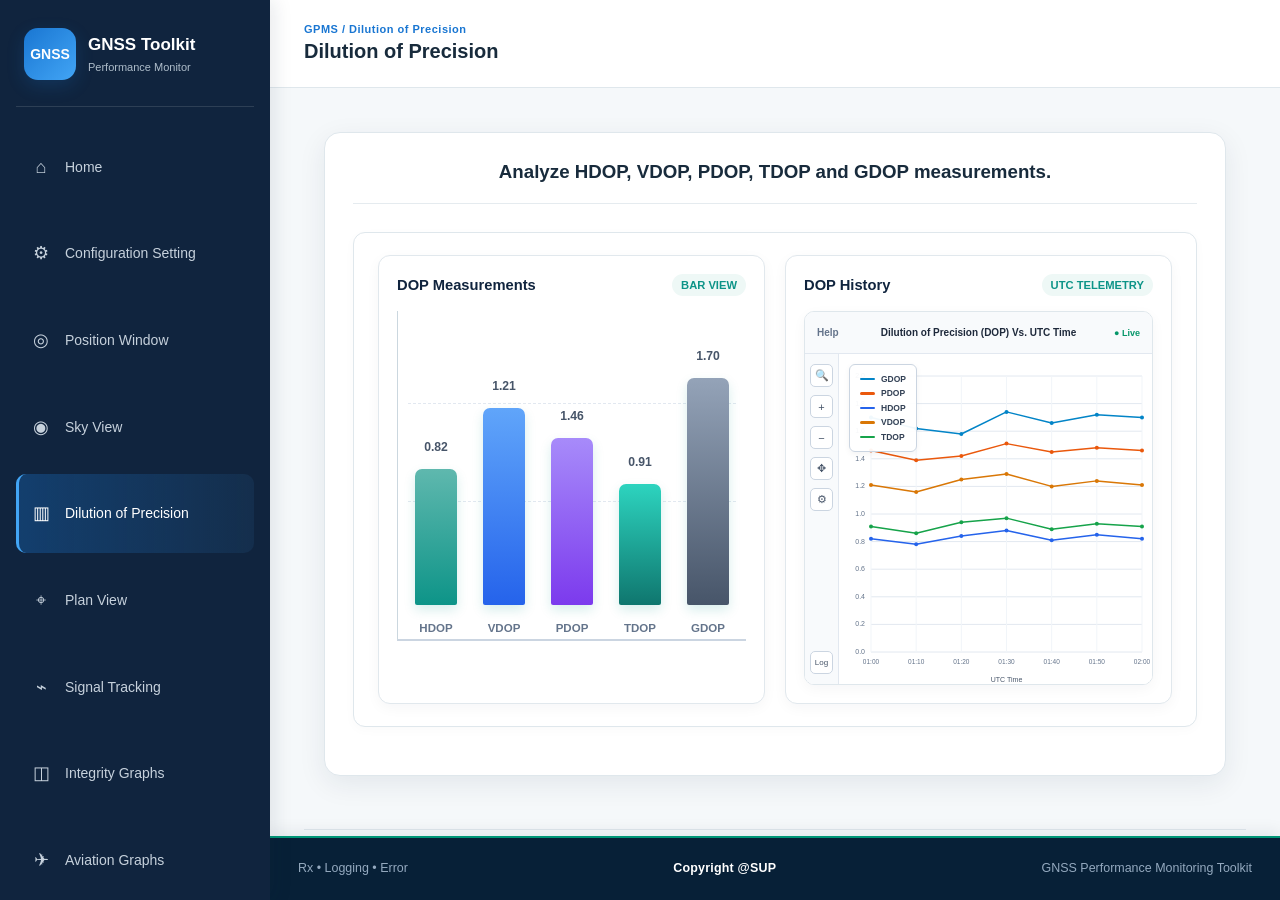
<file: pages/dop.html>
<!DOCTYPE html>
<html lang="en">
<head>
  <meta charset="UTF-8">
  <meta name="viewport" content="width=device-width, initial-scale=1.0">
  <title>Dilution of Precision</title>
  <link rel="stylesheet" href="../css/style.css">

  <style>
    /* =========================================================
       DOP PAGE - PROFESSIONAL CENTERED LAYOUT
       ========================================================= */
    .dop-wrapper {
      width: 100%;
      max-width: 1150px;
      margin: 0 auto;
      padding: 10px 20px 25px;
    }

    .dop-container {
      width: 100%;
      background: #ffffff;
      border: 1px solid #dfe7ec;
      border-radius: 16px;
      padding: 28px;
      box-shadow: 0 8px 28px rgba(16, 36, 62, 0.08);
    }

    /* =========================================================
       PAGE HEADING
       ========================================================= */
    .dop-heading {
      text-align: center;
      margin-bottom: 28px;
      padding-bottom: 20px;
      border-bottom: 1px solid #e5ebef;
    }

    .dop-heading h2 {
      margin: 0 0 8px;
      color: #10243e;
      font-size: 1.7rem;
      font-weight: 700;
    }

    .dop-heading p {
      margin: 0;
      color: #667789;
      font-size: 0.95rem;
    }

    /* =========================================================
       MAIN GRAPH PANEL
       ========================================================= */
    .panel {
      background: #ffffff;
      border: 1px solid #dfe7ec;
      border-radius: 12px;
      padding: 22px 24px;
    }

    .panel h3 {
      margin: 0 0 7px;
      color: #10243e;
      font-size: 1.05rem;
      font-weight: 700;
    }

    .panel > p {
      margin: 0 0 20px;
      color: #667789;
      font-size: 0.9rem;
    }

    /* =========================================================
       GRAPH GRID - SIDE BY SIDE
       ========================================================= */
    .graphs-grid {
      display: grid;
      grid-template-columns: 1fr 1fr;
      gap: 20px;
      width: 100%;
    }

    .graph-box {
      background: #ffffff;
      border: 1px solid #e1e8ed;
      border-radius: 12px;
      padding: 18px;
      min-width: 0;
      box-shadow: 0 4px 14px rgba(16, 36, 62, 0.04);
    }

    .graph-title {
      display: flex;
      align-items: center;
      justify-content: space-between;
      gap: 10px;
      margin-bottom: 15px;
    }

    .graph-title h4 {
      margin: 0;
      color: #10243e;
      font-size: 0.92rem;
      font-weight: 700;
    }

    .graph-badge {
      padding: 5px 9px;
      border-radius: 12px;
      background: #eef8f6;
      color: #0d9488;
      font-size: 0.7rem;
      font-weight: 700;
      white-space: nowrap;
    }

    /* =========================================================
       BAR GRAPH (WHITE BACKGROUND)
       ========================================================= */
    .dop-chart {
      width: 100%;
      height: 330px;
      background: #ffffff;
      display: flex;
      align-items: flex-end;
      justify-content: space-around;
      gap: 12px;
      padding: 20px 10px 5px;
      border-bottom: 2px solid #cbd5e1;
      position: relative;
    }

    .dop-chart::before,
    .dop-chart::after {
      content: "";
      position: absolute;
      left: 10px;
      right: 10px;
      border-top: 1px dashed #e2e8f0;
      pointer-events: none;
    }

    .dop-chart::before {
      top: 28%;
    }

    .dop-chart::after {
      top: 58%;
    }

    .bar-wrap {
      height: 100%;
      flex: 1;
      max-width: 75px;
      display: flex;
      flex-direction: column;
      align-items: center;
      justify-content: flex-end;
      position: relative;
      z-index: 1;
    }

    .bar-wrap > span {
      color: #475569;
      font-size: 0.76rem;
      font-weight: 700;
      margin-bottom: 7px;
    }

    .bar {
      width: 48px;
      max-width: 75%;
      min-height: 20px;
      border-radius: 7px 7px 2px 2px;
      background: linear-gradient(to top, #0d9488, #5fb8ae);
      box-shadow: 0 5px 12px rgba(13, 148, 136, 0.16);
      transition: height 0.3s ease;
    }

    .bar-wrap:nth-child(2) .bar {
      background: linear-gradient(to top, #2563eb, #60a5fa);
    }

    .bar-wrap:nth-child(3) .bar {
      background: linear-gradient(to top, #7c3aed, #a78bfa);
    }

    .bar-wrap:nth-child(4) .bar {
      background: linear-gradient(to top, #0f766e, #2dd4bf);
    }

    .bar-wrap:nth-child(5) .bar {
      background: linear-gradient(to top, #475569, #94a3b8);
    }

    .bar-wrap small {
      margin-top: 9px;
      color: #64748b;
      font-size: 0.72rem;
      font-weight: 700;
      text-transform: uppercase;
    }

    /* =========================================================
       WHITE THEME LINE GRAPH
       ========================================================= */
    .line-chart-card {
      width: 100%;
    }

    .scichart-container {
      width: 100%;
      margin-top: 0;
      border: 1px solid #dfe7ec;
      border-radius: 10px;
      overflow: hidden;
      background: #ffffff;
      box-shadow: 0 4px 14px rgba(16, 36, 62, 0.04);
    }

    .chart-header-bar {
      min-height: 42px;
      padding: 0 12px;
      display: grid;
      grid-template-columns: 45px 1fr 45px;
      align-items: center;
      gap: 6px;
      background: #f8fafc;
      color: #334155;
      border-bottom: 1px solid #e2e8f0;
      font-size: 10px;
    }

    .chart-header-bar span:first-child {
      cursor: pointer;
      color: #64748b;
      font-weight: 600;
    }

    .chart-title-text {
      text-align: center;
      font-size: 10px;
      font-weight: 700;
      color: #1e293b;
      white-space: nowrap;
    }

    .chart-header-bar span:last-child {
      color: #059669;
      font-size: 9px;
      text-align: right;
      font-weight: 700;
      white-space: nowrap;
    }

    .chart-body {
      display: flex;
      width: 100%;
      height: 330px;
      min-height: 330px;
      background: #ffffff;
    }

    .chart-tools {
      width: 34px;
      flex-shrink: 0;
      display: flex;
      flex-direction: column;
      align-items: center;
      padding: 10px 0;
      gap: 8px;
      background: #f8fafc;
      border-right: 1px solid #e2e8f0;
    }

    .chart-tools span {
      width: 23px;
      height: 23px;
      display: flex;
      align-items: center;
      justify-content: center;
      color: #475569;
      background: #ffffff;
      border: 1px solid #cbd5e1;
      border-radius: 5px;
      font-size: 11px;
      cursor: pointer;
      transition: 0.2s ease;
    }

    .chart-tools span:hover {
      background: #e2e8f0;
      color: #0f172a;
    }

    .chart-tools span:last-child {
      margin-top: auto;
      font-size: 8px;
    }

    .canvas-wrapper {
      position: relative;
      flex: 1;
      min-width: 0;
      height: 330px;
      background: #ffffff;
      overflow: hidden;
    }

    #dopLineChart {
      display: block;
      width: 100%;
      height: 330px;
      background: #ffffff;
    }

    .chart-legend {
      position: absolute;
      top: 10px;
      left: 10px;
      z-index: 5;
      padding: 7px 10px;
      background: rgba(255, 255, 255, 0.94);
      border: 1px solid #cbd5e1;
      border-radius: 6px;
      color: #334155;
      font-size: 8.5px;
      font-weight: 600;
      line-height: 1.7;
      pointer-events: none;
      box-shadow: 0 2px 6px rgba(0,0,0,0.05);
    }

    .legend-row {
      display: flex;
      align-items: center;
      gap: 6px;
      white-space: nowrap;
    }

    .legend-color-line {
      width: 15px;
      height: 2.5px;
      display: inline-block;
      border-radius: 2px;
    }

    /* =========================================================
       BOTTOM NAVIGATION ROW & BLUE BUTTONS
       ========================================================= */
    .bottom-nav-row {
      width: 100%;
      max-width: 1150px;
      margin: 18px auto 28px;
      padding: 0 20px;
      display: flex;
      justify-content: flex-end;
      gap: 12px;
    }

    .btn-action-blue {
      display: inline-flex;
      align-items: center;
      justify-content: center;
      gap: 7px;
      padding: 9px 20px;
      background: #1d4ed8;
      color: #ffffff;
      font-size: 0.88rem;
      font-weight: 600;
      text-decoration: none;
      border: none;
      border-radius: 8px;
      cursor: pointer;
      box-shadow: 0 3px 10px rgba(29, 78, 216, 0.22);
      transition: background-color 0.2s ease, transform 0.15s ease, box-shadow 0.2s ease;
    }

    .btn-action-blue:hover {
      background: #1e40af;
      transform: translateY(-1px);
      box-shadow: 0 5px 14px rgba(29, 78, 216, 0.32);
    }

    .btn-action-blue:active {
      transform: translateY(0);
      background: #172554;
    }

    /* =========================================================
       PROFESSIONAL FOOTER
       ========================================================= */
    footer {
      width: 100%;
      margin-top: auto;
      min-height: 64px;
      padding: 12px 28px;
      display: flex;
      align-items: center;
      justify-content: space-between;
      gap: 20px;
      background: #072037;
      border-top: 2px solid #009677;
      color: #b7c7d7;
      font-size: 0.78rem;
      line-height: 1.4;
      box-shadow: 0 -4px 15px rgba(7, 32, 55, 0.08);
    }

    footer span {
      display: block;
      white-space: nowrap;
    }

    footer span:first-child {
      color: #94a9bf;
      font-weight: 500;
    }

    footer span:nth-child(2) {
      color: #ffffff;
      font-weight: 600;
      letter-spacing: 0.2px;
    }

    footer span:last-child {
      color: #94a9bf;
      text-align: right;
      font-weight: 500;
    }

    /* =========================================================
       RESPONSIVE BREAKPOINTS
       ========================================================= */
    @media (max-width: 900px) {
      .dop-wrapper {
        padding: 8px 16px 20px;
      }
      .dop-container {
        padding: 22px;
      }
      .dop-heading h2 {
        font-size: 1.55rem;
      }
      .graphs-grid {
        grid-template-columns: 1fr 1fr;
        gap: 14px;
      }
      .graph-box {
        padding: 14px;
      }
      .dop-chart {
        height: 300px;
      }
      .chart-body,
      .canvas-wrapper,
      #dopLineChart {
        height: 300px;
      }
      .bar {
        width: 40px;
      }
      .chart-title-text {
        font-size: 9px;
      }
    }

    @media (max-width: 650px) {
      .dop-wrapper {
        padding: 5px 10px 20px;
      }
      .dop-container {
        padding: 16px;
        border-radius: 12px;
      }
      .dop-heading {
        margin-bottom: 20px;
        padding-bottom: 16px;
      }
      .dop-heading h2 {
        font-size: 1.35rem;
      }
      .dop-heading p {
        font-size: 0.85rem;
        line-height: 1.5;
      }
      .panel {
        padding: 16px 12px;
      }
      .graphs-grid {
        grid-template-columns: 1fr;
        gap: 16px;
      }
      .graph-box {
        padding: 14px 10px;
      }
      .dop-chart {
        height: 290px;
      }
      .bar {
        width: 42px;
      }
      .chart-body,
      .canvas-wrapper,
      #dopLineChart {
        height: 290px;
      }
      .chart-header-bar {
        grid-template-columns: 38px 1fr 40px;
      }
      .chart-title-text {
        font-size: 8px;
      }
      .chart-tools {
        width: 30px;
      }
      .chart-tools span {
        width: 21px;
        height: 21px;
        font-size: 10px;
      }
      .bottom-nav-row {
        justify-content: center;
        padding: 0 10px;
        margin: 14px auto 22px;
      }
      .btn-action-blue {
        flex: 1;
        text-align: center;
      }
      footer {
        min-height: 90px;
        padding: 14px 16px;
        flex-direction: column;
        justify-content: center;
        text-align: center;
        gap: 5px;
      }
      footer span {
        white-space: normal;
        text-align: center !important;
      }
    }

    @media (max-width: 380px) {
      .dop-container {
        padding: 12px;
      }
      .panel {
        padding: 13px 9px;
      }
      .graph-title h4 {
        font-size: 0.84rem;
      }
      .graph-badge {
        font-size: 0.65rem;
        padding: 4px 7px;
      }
      .dop-chart {
        height: 260px;
      }
      .bar {
        width: 34px;
      }
      .bar-wrap > span {
        font-size: 0.68rem;
      }
      .bar-wrap small {
        font-size: 0.65rem;
      }
      .chart-body,
      .canvas-wrapper,
      #dopLineChart {
        height: 260px;
      }
      .chart-header-bar {
        grid-template-columns: 30px 1fr 35px;
      }
      .chart-title-text {
        font-size: 7px;
      }
      .chart-legend {
        top: 7px;
        left: 7px;
        padding: 5px 7px;
        font-size: 6px;
      }
    }
  </style>
</head>

<body>
<div class="app-shell">

  <!-- SIDEBAR -->
  <aside class="sidebar" id="sidebar">
    <div class="sidebar-brand">
      <div class="brand-mark">GNSS</div>
      <div>
        <strong>GNSS Toolkit</strong>
        <small>Performance Monitor</small>
      </div>
    </div>

    <nav class="sidebar-nav">
      <a class="nav-item" href="../index.html"><span>⌂</span>Home</a>
      <a class="nav-item" href="configuration.html"><span>⚙</span>Configuration Setting</a>
      <a class="nav-item" href="position.html"><span>◎</span>Position Window</a>
      <a class="nav-item" href="sky-view.html"><span>◉</span>Sky View</a>
      <a class="nav-item active" href="dop.html"><span>▥</span>Dilution of Precision</a>
      <a class="nav-item" href="plan-view.html"><span>⌖</span>Plan View</a>
      <a class="nav-item" href="signal-tracking.html"><span>⌁</span>Signal Tracking</a>
      <a class="nav-item" href="integrity.html"><span>◫</span>Integrity Graphs</a>
      <a class="nav-item" href="aviation.html"><span>✈</span>Aviation Graphs</a>
    </nav>
  </aside>

  <!-- MAIN CONTENT -->
  <main class="main-content">

    <!-- TOPBAR -->
    <header class="topbar">
      <button class="menu-btn" onclick="toggleSidebar()">☰</button>
      <div>
        <div class="breadcrumb">GPMS / Dilution of Precision</div>
        <h1>Dilution of Precision</h1>
      </div>
      <!-- <button class="exit-btn" onclick="handleExit()">Exit</button> -->
    </header>

    <!-- PAGE CONTENT -->
    <div class="page-content">
      <div class="dop-wrapper">
        <div class="dop-container">

          <!-- PAGE HEADING -->
          <div class="dop-heading">
           
            <h3>Analyze HDOP, VDOP, PDOP, TDOP and GDOP measurements.</h3>
          </div>

          <!-- GRAPH PANEL -->
          <div class="panel">
            <div class="graphs-grid">

              <!-- BAR GRAPH -->
              <div class="graph-box">
                <div class="graph-title">
                  <h4>DOP Measurements</h4>
                  <span class="graph-badge">BAR VIEW</span>
                </div>

                <div class="dop-chart">
                  <div class="bar-wrap">
                    <span>0.82</span>
                    <div class="bar" style="height:45%"></div>
                    <small>HDOP</small>
                  </div>
                  <div class="bar-wrap">
                    <span>1.21</span>
                    <div class="bar" style="height:65%"></div>
                    <small>VDOP</small>
                  </div>
                  <div class="bar-wrap">
                    <span>1.46</span>
                    <div class="bar" style="height:55%"></div>
                    <small>PDOP</small>
                  </div>
                  <div class="bar-wrap">
                    <span>0.91</span>
                    <div class="bar" style="height:40%"></div>
                    <small>TDOP</small>
                  </div>
                  <div class="bar-wrap">
                    <span>1.70</span>
                    <div class="bar" style="height:75%"></div>
                    <small>GDOP</small>
                  </div>
                </div>
              </div>

              <!-- LINE GRAPH -->
              <div class="graph-box">
                <div class="graph-title">
                  <h4>DOP History</h4>
                  <span class="graph-badge">UTC TELEMETRY</span>
                </div>

                <div class="scichart-container">
                  <div class="chart-header-bar">
                    <span>Help</span>
                    <span class="chart-title-text">Dilution of Precision (DOP) Vs. UTC Time</span>
                    <span>● Live</span>
                  </div>

                  <div class="chart-body">
                    <div class="chart-tools">
                      <span title="Zoom Extents">🔍</span>
                      <span title="Zoom In">+</span>
                      <span title="Zoom Out">−</span>
                      <span title="Pan">✥</span>
                      <span title="Settings">⚙</span>
                      <span title="Log">Log</span>
                    </div>

                    <div class="canvas-wrapper">
                      <!-- Legend -->
                      <div class="chart-legend">
                        <div class="legend-row">
                          <span class="legend-color-line" style="background:#0284c7;"></span> GDOP
                        </div>
                        <div class="legend-row">
                          <span class="legend-color-line" style="background:#ea580c;"></span> PDOP
                        </div>
                        <div class="legend-row">
                          <span class="legend-color-line" style="background:#2563eb;"></span> HDOP
                        </div>
                        <div class="legend-row">
                          <span class="legend-color-line" style="background:#d97706;"></span> VDOP
                        </div>
                        <div class="legend-row">
                          <span class="legend-color-line" style="background:#16a34a;"></span> TDOP
                        </div>
                      </div>

                      <canvas id="dopLineChart"></canvas>
                    </div>
                  </div>
                </div>
              </div>

            </div>
          </div>

        </div>
      </div>

      <!-- BOTTOM NAVIGATION: BLUE HOME & BACK BUTTONS -->
      <div class="bottom-navigation">

            <a
              class="bottom-nav-btn"
              href="../index.html">

              Home

            </a>


            <button
              class="bottom-nav-btn"
              onclick="history.back()">

              Back

            </button>

          </div>


    </div>

    <!-- FOOTER -->
    <footer>
      <span>Rx • Logging • Error</span>
      <span>Copyright @SUP</span>
      <span>GNSS Performance Monitoring Toolkit</span>
    </footer>

  </main>
</div>

<script src="../js/app.js"></script>

<script>
/* =========================================================
   DOP VS UTC TIME - CANVAS LINE GRAPH (LIGHT THEME)
   ========================================================= */
(function () {
  const canvas = document.getElementById("dopLineChart");
  if (!canvas) return;

  const ctx = canvas.getContext("2d");

  const data = {
    labels: ["01:00", "01:10", "01:20", "01:30", "01:40", "01:50", "02:00"],
    gdop: [1.70, 1.62, 1.58, 1.74, 1.66, 1.72, 1.70],
    pdop: [1.46, 1.39, 1.42, 1.51, 1.45, 1.48, 1.46],
    hdop: [0.82, 0.78, 0.84, 0.88, 0.81, 0.85, 0.82],
    vdop: [1.21, 1.16, 1.25, 1.29, 1.20, 1.24, 1.21],
    tdop: [0.91, 0.86, 0.94, 0.97, 0.89, 0.93, 0.91]
  };

  const series = [
    { name: "GDOP", values: data.gdop, color: "#0284c7" },
    { name: "PDOP", values: data.pdop, color: "#ea580c" },
    { name: "HDOP", values: data.hdop, color: "#2563eb" },
    { name: "VDOP", values: data.vdop, color: "#d97706" },
    { name: "TDOP", values: data.tdop, color: "#16a34a" }
  ];

  function drawChart() {
    const rect = canvas.getBoundingClientRect();
    const width = rect.width;
    const height = rect.height;

    if (width <= 0 || height <= 0) return;

    const dpr = window.devicePixelRatio || 1;
    canvas.width = width * dpr;
    canvas.height = height * dpr;

    ctx.setTransform(dpr, 0, 0, dpr, 0, 0);
    ctx.clearRect(0, 0, width, height);

    const left = width < 400 ? 32 : 40;
    const right = width < 400 ? 10 : 16;
    const top = 22;
    const bottom = width < 400 ? 32 : 38;

    const chartWidth = width - left - right;
    const chartHeight = height - top - bottom;
    const maxValue = 2.0;

    // White Canvas Background
    ctx.fillStyle = "#ffffff";
    ctx.fillRect(0, 0, width, height);

    // Horizontal Grid Lines
    ctx.strokeStyle = "#e2e8f0";
    ctx.lineWidth = 1;
    ctx.font = width < 400 ? "7px Arial" : "8.5px Arial";
    ctx.fillStyle = "#64748b";
    ctx.textAlign = "right";
    ctx.textBaseline = "middle";

    for (let i = 0; i <= 10; i++) {
      const value = i * 0.2;
      const y = top + chartHeight - (value / maxValue) * chartHeight;

      ctx.beginPath();
      ctx.moveTo(left, y);
      ctx.lineTo(width - right, y);
      ctx.stroke();

      ctx.fillText(value.toFixed(1), left - 6, y);
    }

    // Vertical Grid Lines
    ctx.strokeStyle = "#f1f5f9";
    data.labels.forEach((label, index) => {
      const x = left + (index / (data.labels.length - 1)) * chartWidth;
      ctx.beginPath();
      ctx.moveTo(x, top);
      ctx.lineTo(x, top + chartHeight);
      ctx.stroke();
    });

    // X-Axis Labels
    ctx.fillStyle = "#64748b";
    ctx.textAlign = "center";
    ctx.textBaseline = "top";
    ctx.font = width < 400 ? "6.5px Arial" : "8px Arial";

    data.labels.forEach((label, index) => {
      const x = left + (index / (data.labels.length - 1)) * chartWidth;
      ctx.fillText(label, x, top + chartHeight + 7);
    });

    // Draw Line Series & Data Points
    series.forEach((item) => {
      ctx.beginPath();
      item.values.forEach((value, index) => {
        const x = left + (index / (item.values.length - 1)) * chartWidth;
        const y = top + chartHeight - (value / maxValue) * chartHeight;

        if (index === 0) {
          ctx.moveTo(x, y);
        } else {
          ctx.lineTo(x, y);
        }
      });

      ctx.strokeStyle = item.color;
      ctx.lineWidth = width < 400 ? 1.5 : 2;
      ctx.lineJoin = "round";
      ctx.lineCap = "round";
      ctx.stroke();

      // Markers
      item.values.forEach((value, index) => {
        const x = left + (index / (item.values.length - 1)) * chartWidth;
        const y = top + chartHeight - (value / maxValue) * chartHeight;

        ctx.beginPath();
        ctx.arc(x, y, width < 400 ? 2 : 2.5, 0, Math.PI * 2);
        ctx.fillStyle = item.color;
        ctx.fill();
      });
    });

    // Axis Title
    ctx.fillStyle = "#475569";
    ctx.font = width < 400 ? "7px Arial" : "8px Arial";
    ctx.textAlign = "center";
    ctx.fillText("UTC Time", left + chartWidth / 2, height - 7);
  }

  drawChart();
  window.addEventListener("resize", drawChart);
})();
</script>

</body>
</html>
</file>
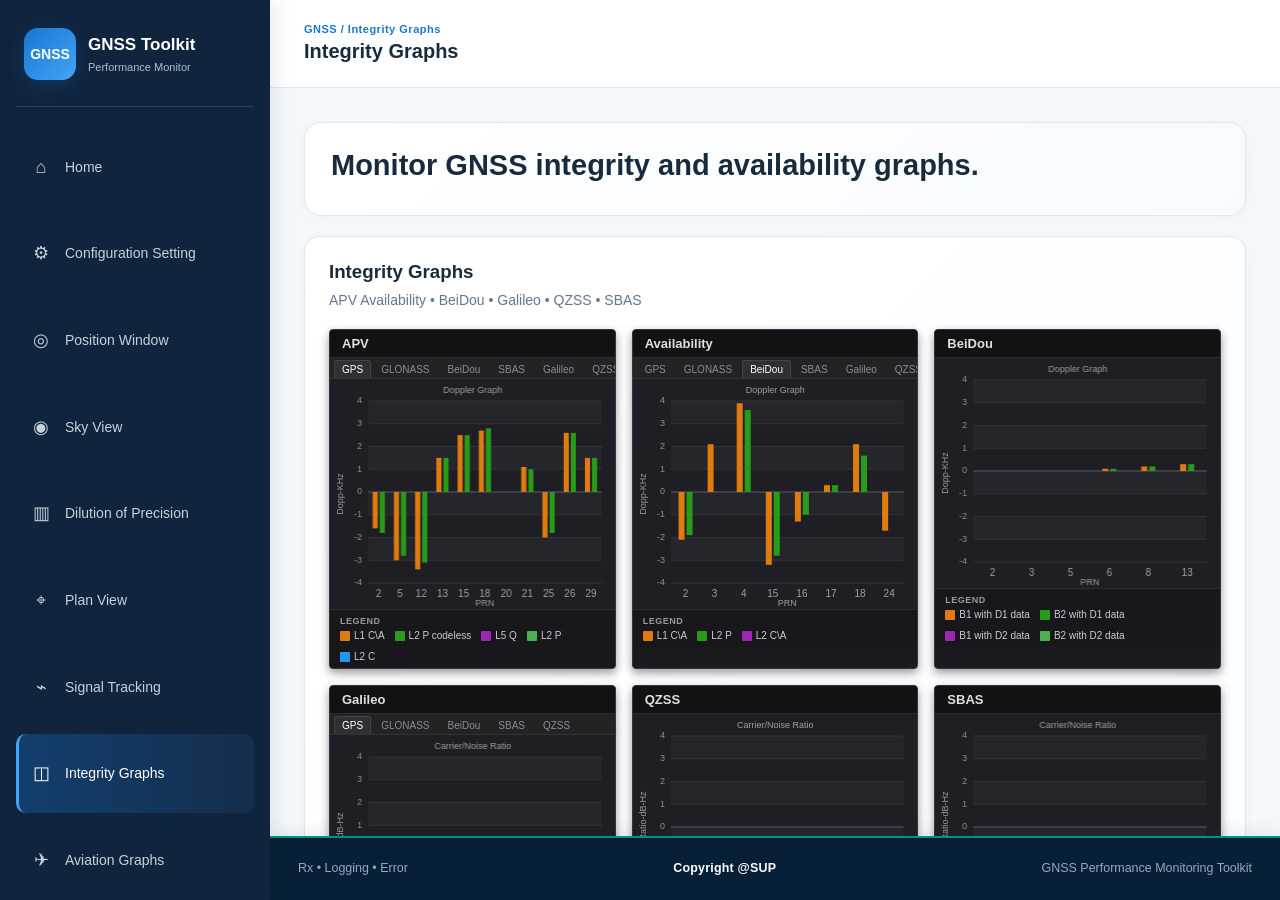
<file: pages/integrity.html>
<!DOCTYPE html>
<html lang="en">
<head>
  <meta charset="UTF-8">
  <meta name="viewport" content="width=device-width, initial-scale=1.0">
  <title>Integrity Graphs | GNSS Toolkit</title>
  <link rel="stylesheet" href="../css/style.css">

</head>
<body>
<div class="app-shell">
  <aside class="sidebar" id="sidebar">
    <div class="sidebar-brand">
      <div class="brand-mark">GNSS</div>
      <div><strong>GNSS Toolkit</strong><small>Performance Monitor</small></div>
    </div>
    <nav class="sidebar-nav">
      <a class="nav-item" href="../index.html"><span>⌂</span>Home</a>
      <a class="nav-item" href="configuration.html"><span>⚙</span>Configuration Setting</a>
      <a class="nav-item" href="position.html"><span>◎</span>Position Window</a>
      <a class="nav-item" href="sky-view.html"><span>◉</span>Sky View</a>
      <a class="nav-item" href="dop.html"><span>▥</span>Dilution of Precision</a>
      <a class="nav-item" href="plan-view.html"><span>⌖</span>Plan View</a>
      <a class="nav-item" href="signal-tracking.html"><span>⌁</span>Signal Tracking</a>
      <a class="nav-item active" href="integrity.html"><span>◫</span>Integrity Graphs</a>
      <a class="nav-item" href="aviation.html"><span>✈</span>Aviation Graphs</a>
    </nav>
  
  </aside>

  <main class="main-content">
    <header class="topbar">
      <button class="menu-btn" onclick="toggleSidebar()">☰</button>
      <div>
        <div class="breadcrumb">GNSS / Integrity Graphs</div>
        <h1>Integrity Graphs</h1>
      </div>
      <!-- <button class="exit-btn" onclick="handleExit()">Exit</button> -->
    </header>

    <div class="page-content">
      

      <div class="page-title">
       <h2>Monitor GNSS integrity and availability graphs.</h2>
      
      </div>

      <div class="panel">
        <h3>Integrity Graphs</h3>
        <p>APV Availability • BeiDou • Galileo • QZSS • SBAS</p>

        <!-- 6 GRAPHS SIDE-BY-SIDE GRID -->
        <div class="integrity-grid-container">

          <!-- 1. APV Graph -->
          <div class="graph-card">
            <div class="graph-card-header">APV</div>
            <div class="graph-card-tabs">
              <button class="graph-tab active">GPS</button>
              <button class="graph-tab">GLONASS</button>
              <button class="graph-tab">BeiDou</button>
              <button class="graph-tab">SBAS</button>
              <button class="graph-tab">Galileo</button>
              <button class="graph-tab">QZSS</button>
            </div>
            <div class="canvas-container">
              <canvas id="apvCanvas"></canvas>
            </div>
            <div class="graph-legend-box">
              <div class="legend-title">Legend</div>
              <div class="legend-items">
                <span class="legend-item"><span class="legend-swatch" style="background:#e07b10"></span>L1 C\A</span>
                <span class="legend-item"><span class="legend-swatch" style="background:#289c19"></span>L2 P codeless</span>
                <span class="legend-item"><span class="legend-swatch" style="background:#9c27b0"></span>L5 Q</span>
                <span class="legend-item"><span class="legend-swatch" style="background:#4caf50"></span>L2 P</span>
                <span class="legend-item"><span class="legend-swatch" style="background:#2196f3"></span>L2 C</span>
              </div>
            </div>
          </div>

          <!-- 2. Availability Graph -->
          <div class="graph-card">
            <div class="graph-card-header">Availability</div>
            <div class="graph-card-tabs">
              <button class="graph-tab">GPS</button>
              <button class="graph-tab">GLONASS</button>
              <button class="graph-tab active">BeiDou</button>
              <button class="graph-tab">SBAS</button>
              <button class="graph-tab">Galileo</button>
              <button class="graph-tab">QZSS</button>
            </div>
            <div class="canvas-container">
              <canvas id="availCanvas"></canvas>
            </div>
            <div class="graph-legend-box">
              <div class="legend-title">Legend</div>
              <div class="legend-items">
                <span class="legend-item"><span class="legend-swatch" style="background:#e07b10"></span>L1 C\A</span>
                <span class="legend-item"><span class="legend-swatch" style="background:#289c19"></span>L2 P</span>
                <span class="legend-item"><span class="legend-swatch" style="background:#9c27b0"></span>L2 C\A</span>
              </div>
            </div>
          </div>

          <!-- 3. BeiDou Graph -->
          <div class="graph-card">
            <div class="graph-card-header">BeiDou</div>
            <div class="canvas-container">
              <canvas id="beidouCanvas"></canvas>
            </div>
            <div class="graph-legend-box">
              <div class="legend-title">Legend</div>
              <div class="legend-items">
                <span class="legend-item"><span class="legend-swatch" style="background:#e07b10"></span>B1 with D1 data</span>
                <span class="legend-item"><span class="legend-swatch" style="background:#289c19"></span>B2 with D1 data</span>
                <span class="legend-item"><span class="legend-swatch" style="background:#9c27b0"></span>B1 with D2 data</span>
                <span class="legend-item"><span class="legend-swatch" style="background:#4caf50"></span>B2 with D2 data</span>
              </div>
            </div>
          </div>

          <!-- 4. Galileo Graph -->
          <div class="graph-card">
            <div class="graph-card-header">Galileo</div>
            <div class="graph-card-tabs">
              <button class="graph-tab active">GPS</button>
              <button class="graph-tab">GLONASS</button>
              <button class="graph-tab">BeiDou</button>
              <button class="graph-tab">SBAS</button>
              <button class="graph-tab">QZSS</button>
            </div>
            <div class="canvas-container">
              <canvas id="galileoCanvas"></canvas>
            </div>
            <div class="graph-legend-box">
              <div class="legend-title">Legend</div>
              <div class="legend-items">
                <span class="legend-item"><span class="legend-swatch" style="background:#e07b10"></span>E1-B</span>
                <span class="legend-item"><span class="legend-swatch" style="background:#289c19"></span>E5a-Q</span>
                <span class="legend-item"><span class="legend-swatch" style="background:#9c27b0"></span>E5b-I</span>
                <span class="legend-item"><span class="legend-swatch" style="background:#2196f3"></span>ALTBOC/Q</span>
              </div>
            </div>
          </div>

          <!-- 5. QZSS Graph -->
          <div class="graph-card">
            <div class="graph-card-header">QZSS</div>
            <div class="canvas-container">
              <canvas id="qzssCanvas"></canvas>
            </div>
            <div class="graph-legend-box">
              <div class="legend-title">Legend</div>
              <div class="legend-items">
                <span class="legend-item"><span class="legend-swatch" style="background:#e07b10"></span>L1 C/A</span>
                <span class="legend-item"><span class="legend-swatch" style="background:#289c19"></span>L2C</span>
                <span class="legend-item"><span class="legend-swatch" style="background:#9c27b0"></span>L5</span>
              </div>
            </div>
          </div>

          <!-- 6. SBAS Graph -->
          <div class="graph-card">
            <div class="graph-card-header">SBAS</div>
            <div class="canvas-container">
              <canvas id="sbasCanvas"></canvas>
            </div>
            <div class="graph-legend-box">
              <div class="legend-title">Legend</div>
              <div class="legend-items">
                <span class="legend-item"><span class="legend-swatch" style="background:#e07b10"></span>L1 C/A</span>
                <span class="legend-item"><span class="legend-swatch" style="background:#289c19"></span>L5</span>
              </div>
            </div>
          </div>

        </div>
      </div>

      <div class="bottom-navigation">

          <a
            class="bottom-nav-btn"
            href="../index.html">

            Home

          </a>


          <button
            class="bottom-nav-btn"
            onclick="history.back()">

            Back

          </button>

        </div>

    </div>

    <footer>
      <span>Rx • Logging • Error</span>
      <span>Copyright @SUP</span>
      <span>GNSS Performance Monitoring Toolkit</span>
    </footer>
  </main>
</div>

<script src="../js/app.js"></script>
<script>
  function renderDopplerChart(canvasId, options) {
    const canvas = document.getElementById(canvasId);
    if (!canvas) return;

    const rect = canvas.parentElement.getBoundingClientRect();
    const dpr = window.devicePixelRatio || 1;
    canvas.width = rect.width * dpr;
    canvas.height = rect.height * dpr;

    const ctx = canvas.getContext('2d');
    ctx.scale(dpr, dpr);

    const width = rect.width;
    const height = rect.height;

    // Dark grid background
    ctx.fillStyle = '#1e1e24';
    ctx.fillRect(0, 0, width, height);

    const padLeft = 38;
    const padRight = 14;
    const padTop = 22;
    const padBottom = 26;

    const plotW = width - padLeft - padRight;
    const plotH = height - padTop - padBottom;

    // Sub-title
    ctx.fillStyle = '#9e9ea4';
    ctx.font = '9px sans-serif';
    ctx.textAlign = 'center';
    ctx.fillText(options.title || 'Doppler Graph', width / 2, 14);

    // Y Axis limits (-4 to 4 kHz)
    const yMin = -4;
    const yMax = 4;
    const yRange = yMax - yMin;
    const getY = (val) => padTop + plotH - ((val - yMin) / yRange) * plotH;

    // Alternating horizontal bands
    for (let y = -4; y < 4; y++) {
      if (Math.abs(y) % 2 === 1) {
        ctx.fillStyle = '#25252c';
        const topY = getY(y + 1);
        const botY = getY(y);
        ctx.fillRect(padLeft, topY, plotW, botY - topY);
      }
    }

    // Grid lines & Y Ticks
    ctx.font = '9px sans-serif';
    ctx.textAlign = 'right';
    ctx.textBaseline = 'middle';

    for (let y = -4; y <= 4; y++) {
      const py = getY(y);
      ctx.strokeStyle = '#32323b';
      ctx.lineWidth = 1;
      ctx.beginPath();
      ctx.moveTo(padLeft, py);
      ctx.lineTo(width - padRight, py);
      ctx.stroke();

      ctx.fillStyle = '#8e8e94';
      ctx.fillText(y.toString(), padLeft - 6, py);
    }

    // Zero-line highlight
    const zeroY = getY(0);
    ctx.strokeStyle = '#555562';
    ctx.lineWidth = 1.2;
    ctx.beginPath();
    ctx.moveTo(padLeft, zeroY);
    ctx.lineTo(width - padRight, zeroY);
    ctx.stroke();

    // Y Axis label
    ctx.save();
    ctx.translate(11, height / 2);
    ctx.rotate(-Math.PI / 2);
    ctx.textAlign = 'center';
    ctx.font = '9px sans-serif';
    ctx.fillStyle = '#9a9aa2';
    ctx.fillText(options.yLabel || 'Dopp-KHz', 0, 0);
    ctx.restore();

    // PRN points on X axis
    const categories = options.categories || [];
    const n = categories.length;
    if (n === 0) return;

    const colW = plotW / n;
    ctx.textAlign = 'center';
    ctx.textBaseline = 'top';

    categories.forEach((cat, i) => {
      const cx = padLeft + i * colW + colW / 2;

      // PRN label
      ctx.fillStyle = '#a0a0a8';
      ctx.font = '10px sans-serif';
      ctx.fillText(cat.prn, cx, height - padBottom + 6);

      // Bars
      const bW = Math.min(6, colW * 0.24);
      if (cat.v1 !== undefined && cat.v1 !== null) {
        const barH = (cat.v1 / yRange) * plotH;
        ctx.fillStyle = '#e07b10'; // Orange
        ctx.fillRect(cx - bW - 1, zeroY - (cat.v1 >= 0 ? barH : 0), bW, Math.abs(barH));
      }
      if (cat.v2 !== undefined && cat.v2 !== null) {
        const barH = (cat.v2 / yRange) * plotH;
        ctx.fillStyle = '#289c19'; // Green
        ctx.fillRect(cx + 1, zeroY - (cat.v2 >= 0 ? barH : 0), bW, Math.abs(barH));
      }
    });

    // X Axis Label
    ctx.fillStyle = '#9a9aa2';
    ctx.font = '9px sans-serif';
    ctx.textAlign = 'center';
    ctx.fillText('PRN', padLeft + plotW / 2, height - 10);
  }

  function drawAllCharts() {
    // 1. APV Chart (Matching graph 1)
    renderDopplerChart('apvCanvas', {
      title: 'Doppler Graph',
      categories: [
        { prn: '2',  v1: -1.6, v2: -1.8 },
        { prn: '5',  v1: -3.0, v2: -2.8 },
        { prn: '12', v1: -3.4, v2: -3.1 },
        { prn: '13', v1: 1.5,  v2: 1.5 },
        { prn: '15', v1: 2.5,  v2: 2.5 },
        { prn: '18', v1: 2.7,  v2: 2.8 },
        { prn: '20', v1: 0.0,  v2: 0.0 },
        { prn: '21', v1: 1.1,  v2: 1.0 },
        { prn: '25', v1: -2.0, v2: -1.8 },
        { prn: '26', v1: 2.6,  v2: 2.6 },
        { prn: '29', v1: 1.5,  v2: 1.5 }
      ]
    });

    // 2. Availability Chart (Matching graph 2)
    renderDopplerChart('availCanvas', {
      title: 'Doppler Graph',
      categories: [
        { prn: '2',  v1: -2.1, v2: -1.9 },
        { prn: '3',  v1: 2.1,  v2: 0.0 },
        { prn: '4',  v1: 3.9,  v2: 3.6 },
        { prn: '15', v1: -3.2, v2: -2.8 },
        { prn: '16', v1: -1.3, v2: -1.0 },
        { prn: '17', v1: 0.3,  v2: 0.3 },
        { prn: '18', v1: 2.1,  v2: 1.6 },
        { prn: '24', v1: -1.7, v2: 0.0 }
      ]
    });

    // 3. BeiDou Chart (Matching graph 3)
    renderDopplerChart('beidouCanvas', {
      title: 'Doppler Graph',
      categories: [
        { prn: '2',  v1: 0.0,  v2: 0.0 },
        { prn: '3',  v1: 0.0,  v2: 0.0 },
        { prn: '5',  v1: 0.0,  v2: 0.0 },
        { prn: '6',  v1: 0.1,  v2: 0.1 },
        { prn: '8',  v1: 0.2,  v2: 0.2 },
        { prn: '13', v1: 0.3,  v2: 0.3 }
      ]
    });

    // 4. Galileo Chart (Empty/Waiting state as in picture)
    renderDopplerChart('galileoCanvas', {
      title: 'Carrier/Noise Ratio',
      yLabel: 'Noise-Ratio-dB-Hz',
      categories: [{ prn: '', v1: null }]
    });

    // 5. QZSS Chart (Empty/Waiting state as in picture)
    renderDopplerChart('qzssCanvas', {
      title: 'Carrier/Noise Ratio',
      yLabel: 'Noise-Ratio-dB-Hz',
      categories: [{ prn: '', v1: null }]
    });

    // 6. SBAS Chart (Empty/Waiting state as in picture)
    renderDopplerChart('sbasCanvas', {
      title: 'Carrier/Noise Ratio',
      yLabel: 'Noise-Ratio-dB-Hz',
      categories: [{ prn: '', v1: null }]
    });
  }

  window.addEventListener('load', drawAllCharts);
  window.addEventListener('resize', drawAllCharts);
</script>
</body>
</html>
</file>
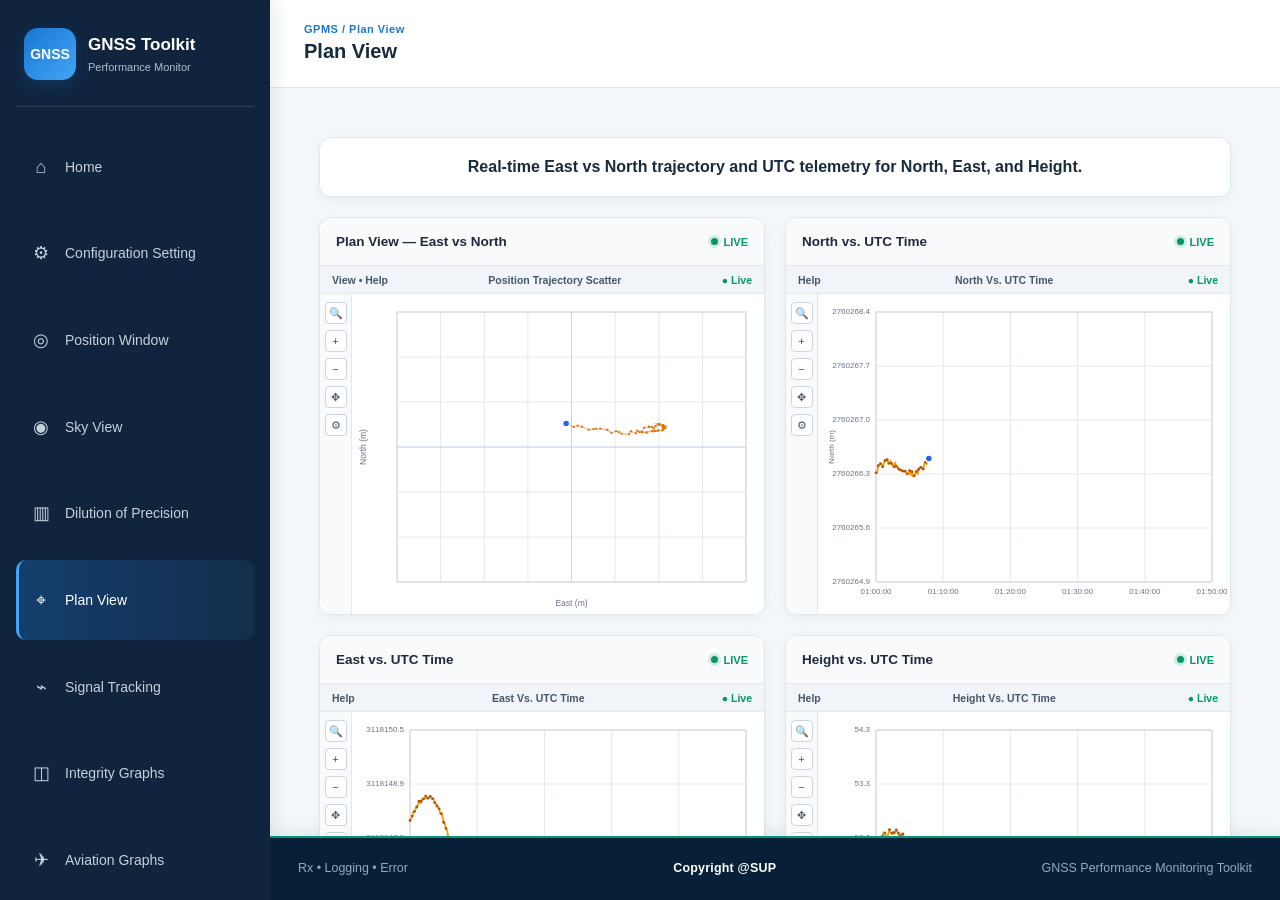
<file: pages/plan-view.html>
<!DOCTYPE html>
<html lang="en">
<head>
  <meta charset="UTF-8">
  <meta name="viewport" content="width=device-width, initial-scale=1.0">
  <title>Plan View | GNSS Toolkit</title>
  <link rel="stylesheet" href="../css/style.css">

  <style>
    /* =========================================================
       PLAN VIEW CONTAINER & CARDS (WHITE THEME)
       ========================================================= */
    .plan-view-container {
      width: 100%;
      max-width: 1200px;
      margin: 15px auto 25px;
      padding: 0 15px;
    }

    .plan-heading-card {
      background: #ffffff;
      border: 1px solid #dfe7ec;
      border-radius: 12px;
      padding: 20px 24px;
      margin-bottom: 20px;
      box-shadow: 0 4px 14px rgba(16, 36, 62, 0.05);
      text-align: center;
    }

    .plan-heading-card h2 {
      margin: 0 0 6px;
      color: #10243e;
      font-size: 1.55rem;
      font-weight: 700;
    }

    .plan-heading-card p {
      margin: 0;
      color: #64748b;
      font-size: 0.92rem;
    }

    /* 4 Graphs Grid: 2 columns, 2 rows */
    .four-graphs-grid {
      display: grid;
      grid-template-columns: repeat(2, minmax(0, 1fr));
      gap: 20px;
      width: 100%;
    }

    .graph-card {
      background: #ffffff;
      border: 1px solid #dfe7ec;
      border-radius: 12px;
      overflow: hidden;
      box-shadow: 0 4px 14px rgba(16, 36, 62, 0.05);
      display: flex;
      flex-direction: column;
    }

    .graph-card-header {
      height: 48px;
      padding: 0 16px;
      display: flex;
      align-items: center;
      justify-content: space-between;
      border-bottom: 1px solid #e2e8f0;
      background: #f8fafc;
    }

    .graph-card-header h3 {
      margin: 0;
      font-size: 13.5px;
      font-weight: 700;
      color: #1e293b;
    }

    .graph-status {
      display: flex;
      align-items: center;
      gap: 6px;
      font-size: 11px;
      color: #059669;
      font-weight: 700;
    }

    .graph-status-dot {
      width: 7px;
      height: 7px;
      border-radius: 50%;
      background: #059669;
      box-shadow: 0 0 0 3px rgba(5, 150, 105, 0.15);
    }

    /* SciChart Style Top Header Bar inside graph */
    .chart-sci-bar {
      height: 28px;
      background: #f1f5f9;
      border-bottom: 1px solid #e2e8f0;
      padding: 0 12px;
      display: flex;
      align-items: center;
      justify-content: space-between;
      font-size: 10.5px;
      color: #475569;
      font-weight: 600;
    }

    /* Canvas Frame */
    .chart-body-wrapper {
      display: flex;
      width: 100%;
      height: 320px;
      background: #ffffff;
      position: relative;
    }

    /* Left Toolbar */
    .chart-left-tools {
      width: 32px;
      flex-shrink: 0;
      display: flex;
      flex-direction: column;
      align-items: center;
      padding: 8px 0;
      gap: 6px;
      background: #f8fafc;
      border-right: 1px solid #e2e8f0;
    }

    .chart-left-tools span {
      width: 22px;
      height: 22px;
      display: flex;
      align-items: center;
      justify-content: center;
      color: #475569;
      background: #ffffff;
      border: 1px solid #cbd5e1;
      border-radius: 4px;
      font-size: 11px;
      cursor: pointer;
      user-select: none;
      transition: 0.15s ease;
    }

    .chart-left-tools span:hover {
      background: #e2e8f0;
      color: #0f172a;
    }

    .canvas-viewport {
      position: relative;
      flex: 1;
      min-width: 0;
      height: 100%;
      background: #ffffff;
      overflow: hidden;
    }

    .canvas-viewport canvas {
      width: 100%;
      height: 100%;
      display: block;
      background: #ffffff;
    }

    /* =========================================================
       BOTTOM NAVIGATION ROW (BLUE BUTTONS)
       ========================================================= */
    .bottom-nav-row {
      width: 100%;
      max-width: 1200px;
      margin: 22px auto 30px;
      padding: 0 15px;
      display: flex;
      justify-content: flex-end;
      gap: 12px;
    }

    .btn-action-blue {
      display: inline-flex;
      align-items: center;
      justify-content: center;
      gap: 7px;
      padding: 9px 22px;
      background: #1d4ed8;
      color: #ffffff;
      font-size: 0.88rem;
      font-weight: 600;
      text-decoration: none;
      border: none;
      border-radius: 8px;
      cursor: pointer;
      box-shadow: 0 3px 10px rgba(29, 78, 216, 0.22);
      transition: background-color 0.2s ease, transform 0.15s ease, box-shadow 0.2s ease;
    }

    .btn-action-blue:hover {
      background: #1e40af;
      transform: translateY(-1px);
      box-shadow: 0 5px 14px rgba(29, 78, 216, 0.32);
    }

    .btn-action-blue:active {
      transform: translateY(0);
      background: #172554;
    }

    /* =========================================================
       FOOTER
       ========================================================= */
    footer {
      width: 100%;
      margin-top: auto;
      min-height: 64px;
      padding: 12px 28px;
      display: flex;
      align-items: center;
      justify-content: space-between;
      gap: 20px;
      background: #072037;
      border-top: 2px solid #009677;
      color: #b7c7d7;
      font-size: 0.78rem;
      line-height: 1.4;
      box-shadow: 0 -4px 15px rgba(7, 32, 55, 0.08);
    }

    footer span {
      display: block;
      white-space: nowrap;
    }

    footer span:first-child {
      color: #94a9bf;
      font-weight: 500;
    }

    footer span:nth-child(2) {
      color: #ffffff;
      font-weight: 600;
      letter-spacing: 0.2px;
    }

    footer span:last-child {
      color: #94a9bf;
      text-align: right;
      font-weight: 500;
    }

    /* Responsive */
    @media (max-width: 960px) {
      .four-graphs-grid {
        grid-template-columns: 1fr;
      }
      .chart-body-wrapper {
        height: 290px;
      }
    }

    @media (max-width: 600px) {
      .bottom-nav-row {
        justify-content: center;
      }
      .btn-action-blue {
        flex: 1;
        text-align: center;
      }
      footer {
        min-height: 90px;
        padding: 14px 16px;
        flex-direction: column;
        justify-content: center;
        text-align: center;
        gap: 5px;
      }
      footer span {
        white-space: normal;
        text-align: center !important;
      }
    }
  </style>
</head>

<body>
<div class="app-shell">

  <!-- SIDEBAR -->
  <aside class="sidebar" id="sidebar">
    <div class="sidebar-brand">
      <div class="brand-mark">GNSS</div>
      <div>
        <strong>GNSS Toolkit</strong>
        <small>Performance Monitor</small>
      </div>
    </div>

    <nav class="sidebar-nav">
      <a class="nav-item" href="../index.html"><span>⌂</span>Home</a>
      <a class="nav-item" href="configuration.html"><span>⚙</span>Configuration Setting</a>
      <a class="nav-item" href="position.html"><span>◎</span>Position Window</a>
      <a class="nav-item" href="sky-view.html"><span>◉</span>Sky View</a>
      <a class="nav-item" href="dop.html"><span>▥</span>Dilution of Precision</a>
      <a class="nav-item active" href="plan-view.html"><span>⌖</span>Plan View</a>
      <a class="nav-item" href="signal-tracking.html"><span>⌁</span>Signal Tracking</a>
      <a class="nav-item" href="integrity.html"><span>◫</span>Integrity Graphs</a>
      <a class="nav-item" href="aviation.html"><span>✈</span>Aviation Graphs</a>
    </nav>
  </aside>

  <!-- MAIN CONTENT -->
  <main class="main-content">

    <!-- TOPBAR -->
    <header class="topbar">
      <button class="menu-btn" onclick="toggleSidebar()">☰</button>
      <div>
        <div class="breadcrumb">GPMS / Plan View</div>
        <h1>Plan View</h1>
      </div>
      <!-- <button class="exit-btn" onclick="handleExit()">Exit</button> -->
    </header>

    <!-- PAGE CONTENT -->
    <div class="page-content">
      <div class="plan-view-container">

        <!-- TITLE PANEL -->
        <div class="plan-heading-card">
         
          <h4>Real-time East vs North trajectory and UTC telemetry for North, East, and Height.</h4>
        </div>

        <!-- 4 GRAPHS GRID (ALL WITH WHITE BACKGROUND) -->
        <div class="four-graphs-grid">

          <!-- 1. PLAN VIEW (EAST VS NORTH SCATTER) -->
          <div class="graph-card">
            <div class="graph-card-header">
              <h3>Plan View — East vs North</h3>
              <div class="graph-status">
                <span class="graph-status-dot"></span> LIVE
              </div>
            </div>
            <div class="chart-sci-bar">
              <span>View • Help</span>
              <span>Position Trajectory Scatter</span>
              <span style="color:#059669;">● Live</span>
            </div>
            <div class="chart-body-wrapper">
              <div class="chart-left-tools">
                <span title="Zoom Extents">🔍</span>
                <span title="Zoom In">+</span>
                <span title="Zoom Out">−</span>
                <span title="Pan">✥</span>
                <span title="Settings">⚙</span>
              </div>
              <div class="canvas-viewport">
                <canvas id="planCanvas"></canvas>
              </div>
            </div>
          </div>

          <!-- 2. NORTH VS UTC TIME -->
          <div class="graph-card">
            <div class="graph-card-header">
              <h3>North vs. UTC Time</h3>
              <div class="graph-status">
                <span class="graph-status-dot"></span> LIVE
              </div>
            </div>
            <div class="chart-sci-bar">
              <span>Help</span>
              <span>North Vs. UTC Time</span>
              <span style="color:#059669;">● Live</span>
            </div>
            <div class="chart-body-wrapper">
              <div class="chart-left-tools">
                <span title="Zoom Extents">🔍</span>
                <span title="Zoom In">+</span>
                <span title="Zoom Out">−</span>
                <span title="Pan">✥</span>
                <span title="Settings">⚙</span>
              </div>
              <div class="canvas-viewport">
                <canvas id="northCanvas"></canvas>
              </div>
            </div>
          </div>

          <!-- 3. EAST VS UTC TIME -->
          <div class="graph-card">
            <div class="graph-card-header">
              <h3>East vs. UTC Time</h3>
              <div class="graph-status">
                <span class="graph-status-dot"></span> LIVE
              </div>
            </div>
            <div class="chart-sci-bar">
              <span>Help</span>
              <span>East Vs. UTC Time</span>
              <span style="color:#059669;">● Live</span>
            </div>
            <div class="chart-body-wrapper">
              <div class="chart-left-tools">
                <span title="Zoom Extents">🔍</span>
                <span title="Zoom In">+</span>
                <span title="Zoom Out">−</span>
                <span title="Pan">✥</span>
                <span title="Settings">⚙</span>
              </div>
              <div class="canvas-viewport">
                <canvas id="eastCanvas"></canvas>
              </div>
            </div>
          </div>

          <!-- 4. HEIGHT VS UTC TIME -->
          <div class="graph-card">
            <div class="graph-card-header">
              <h3>Height vs. UTC Time</h3>
              <div class="graph-status">
                <span class="graph-status-dot"></span> LIVE
              </div>
            </div>
            <div class="chart-sci-bar">
              <span>Help</span>
              <span>Height Vs. UTC Time</span>
              <span style="color:#059669;">● Live</span>
            </div>
            <div class="chart-body-wrapper">
              <div class="chart-left-tools">
                <span title="Zoom Extents">🔍</span>
                <span title="Zoom In">+</span>
                <span title="Zoom Out">−</span>
                <span title="Pan">✥</span>
                <span title="Settings">⚙</span>
              </div>
              <div class="canvas-viewport">
                <canvas id="heightCanvas"></canvas>
              </div>
            </div>
          </div>

        </div>

      </div>

      <!-- BOTTOM NAVIGATION: BLUE HOME & BACK BUTTONS -->
       <div class="bottom-navigation">

            <a
              class="bottom-nav-btn"
              href="../index.html">

              Home

            </a>


            <button
              class="bottom-nav-btn"
              onclick="history.back()">

              Back

            </button>

          </div>


    </div>

    <!-- FOOTER -->
    <footer>
      <span>Rx • Logging • Error</span>
      <span>Copyright @SUP</span>
      <span>GNSS Performance Monitoring Toolkit</span>
    </footer>

  </main>
</div>

<script src="../js/app.js"></script>

</body>
</html>
</file>
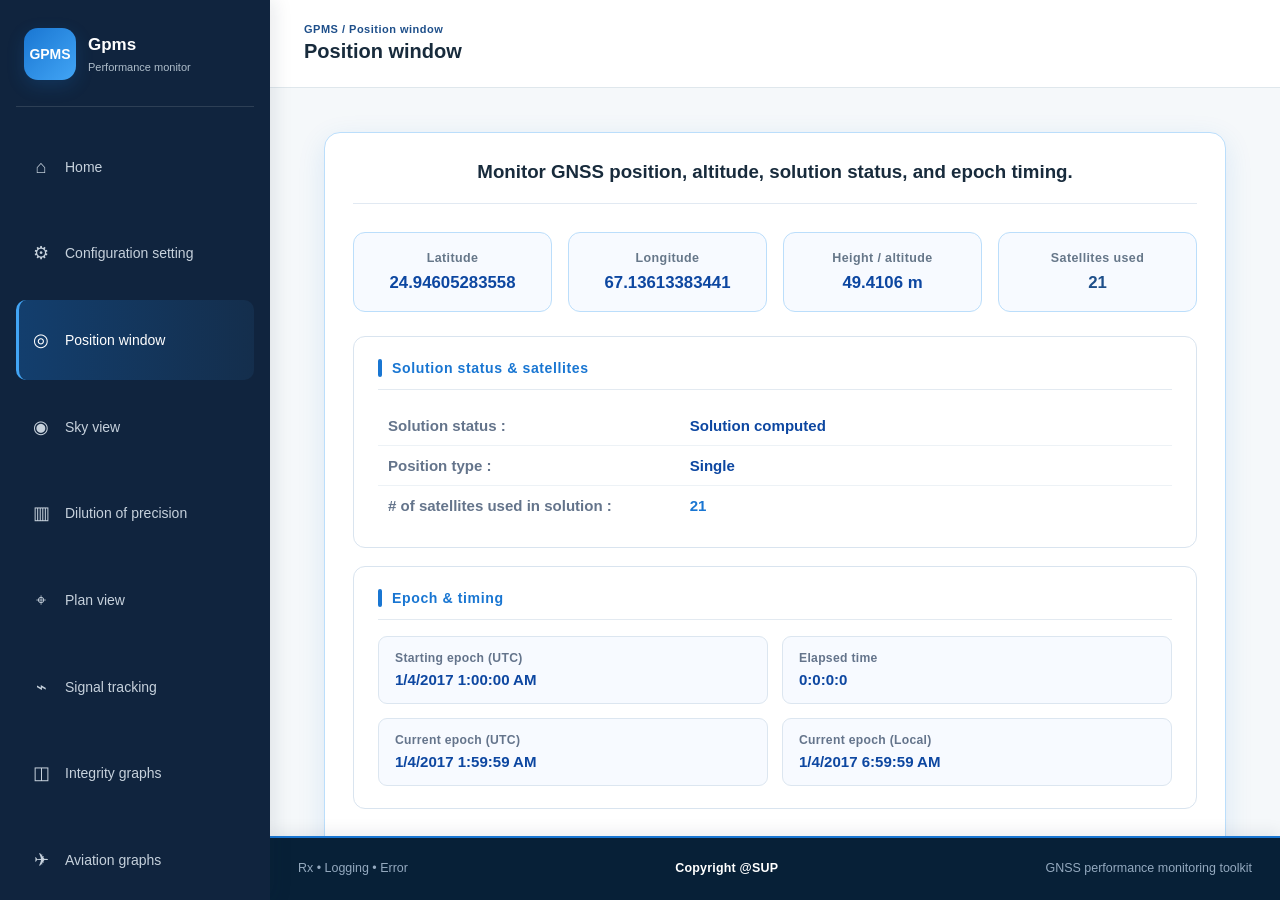
<file: pages/position.html>
<!DOCTYPE html>
<html lang="en">
<head>
  <meta charset="UTF-8">
  <meta name="viewport" content="width=device-width, initial-scale=1.0">
  <title>Position window</title>
  <link rel="stylesheet" href="../css/style.css">

  <style>
    /* =========================================================
       Professional material blue theme (#1976d2)
       ========================================================= */
    :root {
      --position-blue: #1976d2;
      --position-blue-dark: #1565c0;
      --position-blue-light: #e3f2fd;
      --position-blue-border: #bbdefb;
      --position-blue-text: #0d47a1;
    }

    /* =========================================================
       Footer
       ========================================================= */
    footer {
      width: 100%;
      margin-top: auto;
      min-height: 64px;
      padding: 12px 28px;
      display: flex;
      align-items: center;
      justify-content: space-between;
      gap: 20px;
      background: #072037;
      border-top: 2px solid #1976d2;
      color: #b7c7d7;
      font-size: 0.78rem;
      line-height: 1.4;
      box-shadow: 0 -4px 15px rgba(7, 32, 55, 0.08);
    }

    footer span {
      display: block;
      white-space: nowrap;
    }

    footer span:first-child {
      color: #94a9bf;
      font-weight: 500;
    }

    footer span:nth-child(2) {
      color: #ffffff;
      font-weight: 600;
      letter-spacing: 0.2px;
    }

    footer span:last-child {
      color: #94a9bf;
      text-align: right;
      font-weight: 500;
    }

    /* =========================================================
       Position page
       ========================================================= */
    .position-wrapper {
      width: 100%;
      max-width: 1150px;
      margin: 0 auto;
      padding: 10px 20px 25px;
    }

    /* =========================================================
       Main position container
       ========================================================= */
    .position-container {
      width: 100%;
      background: #ffffff;
      border: 1px solid var(--position-blue-border);
      border-radius: 16px;
      padding: 28px;
      box-shadow: 0 8px 28px rgba(25, 118, 210, 0.12);
    }

    /* =========================================================
       Page heading
       ========================================================= */
    .position-heading {
      text-align: center;
      margin-bottom: 28px;
      padding-bottom: 20px;
      border-bottom: 1px solid #e1e9f2;
    }

    .position-heading h2 {
      margin: 0 0 8px;
      color: var(--position-blue-text);
      font-size: 1.7rem;
      font-weight: 700;
    }

    .position-heading p {
      margin: 0;
      color: #667789;
      font-size: 0.95rem;
    }

    /* =========================================================
       Quick stats
       ========================================================= */
    .stats-grid {
      display: grid;
      grid-template-columns: repeat(4, 1fr);
      gap: 16px;
      margin-bottom: 24px;
    }

    .stat {
      background: #f7faff;
      border: 1px solid var(--position-blue-border);
      border-radius: 12px;
      padding: 18px;
      text-align: center;
      min-width: 0;
      transition: 0.2s ease;
    }

    .stat:hover {
      transform: translateY(-2px);
      box-shadow: 0 5px 15px rgba(25, 118, 210, 0.15);
      border-color: #90caf9;
    }

    .stat small,
    .stat .label {
      display: block;
      color: #667789;
      font-size: 0.78rem;
      font-weight: 600;
      margin-bottom: 8px;
      letter-spacing: 0.4px;
    }

    .stat strong {
      display: block;
      color: var(--position-blue-text);
      font-size: 1.05rem;
      font-weight: 700;
      overflow-wrap: anywhere;
    }

    /* =========================================================
       Position sections
       ========================================================= */
    .pos-section {
      display: flex;
      flex-direction: column;
      gap: 18px;
    }

    .pos-card {
      background: #ffffff;
      border: 1px solid #d9e4ef;
      border-radius: 12px;
      padding: 22px 24px;
    }

    /* =========================================================
       Card headings
       ========================================================= */
    .pos-card h4 {
      display: flex;
      align-items: center;
      gap: 10px;
      margin: 0 0 16px;
      padding-bottom: 12px;
      border-bottom: 1px solid #e3eaf1;
      color: var(--position-blue);
      font-size: 0.88rem;
      letter-spacing: 0.6px;
      font-weight: 700;
    }

    .pos-card h4::before {
      content: "";
      width: 4px;
      height: 18px;
      background: var(--position-blue);
      border-radius: 4px;
      display: inline-block;
    }

    /* =========================================================
       Data table
       ========================================================= */
    .data-table {
      width: 100%;
      border-collapse: collapse;
    }

    .data-table td {
      padding: 11px 10px;
      font-size: 0.94rem;
      border-bottom: 1px solid #edf2f6;
      vertical-align: middle;
    }

    .data-table tr:last-child td {
      border-bottom: none;
    }

    .data-table .label {
      color: #64748b;
      width: 38%;
      font-weight: 600;
    }

    .data-table .value {
      color: var(--position-blue-text);
      font-weight: 700;
    }

    .data-table .tolerance {
      color: #64748b;
      font-weight: 500;
      text-align: right;
      white-space: nowrap;
    }

    .highlight-val {
      color: var(--position-blue) !important;
      font-size: 1.15rem;
      font-weight: 700;
    }

    /* =========================================================
       Epoch grid
       ========================================================= */
    .epoch-grid {
      display: grid;
      grid-template-columns: repeat(2, 1fr);
      gap: 14px;
    }

    .epoch-item {
      background: #f7faff;
      border: 1px solid #dce6f0;
      border-radius: 9px;
      padding: 14px 16px;
      min-width: 0;
    }

    .epoch-item small,
    .epoch-item .label {
      display: block;
      color: #64748b;
      font-size: 0.76rem;
      font-weight: 600;
      margin-bottom: 6px;
      letter-spacing: 0.3px;
    }

    .epoch-item strong {
      color: var(--position-blue-text);
      font-size: 0.94rem;
      font-weight: 700;
      overflow-wrap: anywhere;
    }

    /* =========================================================
       Home + back buttons (#1976d2)
       ========================================================= */
    .bottom-navigation {
      display: flex;
      justify-content: flex-end;
      align-items: center;
      gap: 12px;
      margin-top: 28px;
      padding-top: 20px;
      border-top: 1px solid #dfe7ec;
    }

    .bottom-nav-btn {
      display: inline-flex;
      align-items: center;
      justify-content: center;
      min-width: 100px;
      height: 40px;
      padding: 0 18px;
      border-radius: 6px;
      background: #1976d2;
      border: 1px solid #1565c0;
      color: #ffffff;
      text-decoration: none;
      font-size: 13px;
      font-weight: 600;
      cursor: pointer;
      box-sizing: border-box;
      transition: all 0.2s ease;
      box-shadow: 0 3px 8px rgba(25, 118, 210, 0.2);
    }

    .bottom-nav-btn:hover {
      background: #1565c0;
      border-color: #0d47a1;
      transform: translateY(-1px);
      box-shadow: 0 5px 12px rgba(25, 118, 210, 0.3);
    }

    .position-bottom-navigation {
      max-width: 1150px;
      margin: 10px auto 0;
      padding: 0 20px 25px;
      display: flex;
      align-items: center;
      justify-content: flex-end;
      gap: 12px;
    }

    .position-nav-btn {
      display: inline-flex;
      align-items: center;
      justify-content: center;
      min-width: 105px;
      padding: 10px 18px;
      border: 1px solid #1565c0;
      border-radius: 7px;
      background: #1976d2;
      color: #ffffff;
      text-decoration: none;
      font-size: 0.88rem;
      font-weight: 600;
      cursor: pointer;
      transition: all 0.2s ease;
      box-shadow: 0 3px 8px rgba(25, 118, 210, 0.2);
    }

    .position-nav-btn:hover {
      background: #1565c0;
      border-color: #0d47a1;
      transform: translateY(-1px);
      box-shadow: 0 5px 12px rgba(25, 118, 210, 0.3);
    }

    .position-nav-btn:active,
    .bottom-nav-btn:active {
      transform: translateY(0);
    }

    /* =========================================================
       Responsive breakpoints
       ========================================================= */
    @media (max-width: 768px) {
      footer {
        min-height: auto;
        padding: 14px 18px;
        flex-direction: column;
        justify-content: center;
        text-align: center;
        gap: 6px;
      }

      footer span {
        white-space: normal;
        text-align: center !important;
      }
    }

    @media (max-width: 600px) {
      .position-wrapper {
        padding: 5px 10px 15px;
      }

      .position-container {
        padding: 16px;
        border-radius: 12px;
      }

      .position-heading {
        margin-bottom: 20px;
        padding-bottom: 16px;
      }

      .position-heading h2 {
        font-size: 1.35rem;
      }

      .position-heading p {
        font-size: 0.85rem;
        line-height: 1.5;
      }

      .stats-grid {
        grid-template-columns: 1fr;
        gap: 10px;
      }

      .stat {
        padding: 15px;
      }

      .pos-section {
        gap: 12px;
      }

      .pos-card {
        padding: 17px 14px;
        border-radius: 10px;
      }

      .data-table {
        display: block;
        overflow-x: auto;
      }

      .data-table td {
        padding: 9px 6px;
        font-size: 0.84rem;
      }

      .data-table .label {
        width: 42%;
      }

      .data-table .tolerance {
        text-align: right;
      }

      .epoch-grid {
        grid-template-columns: 1fr;
      }

      .position-bottom-navigation {
        padding: 0 10px 20px;
        flex-direction: column;
        align-items: stretch;
        gap: 10px;
      }

      .position-nav-btn {
        width: 100%;
      }

      footer {
        min-height: auto;
        padding: 16px 12px;
        flex-direction: column;
        justify-content: center;
        align-items: center;
        text-align: center;
        gap: 7px;
      }

      footer span {
        white-space: normal;
        text-align: center !important;
        font-size: 0.73rem;
      }

      footer span:first-child {
        order: 2;
      }

      footer span:nth-child(2) {
        order: 1;
      }

      footer span:last-child {
        order: 3;
      }
    }

    @media (max-width: 380px) {
      .position-container {
        padding: 12px;
      }

      .position-heading h2 {
        font-size: 1.2rem;
      }

      .pos-card {
        padding: 14px 11px;
      }

      .data-table td {
        font-size: 0.78rem;
      }

      .epoch-item strong {
        font-size: 0.84rem;
      }

      .position-nav-btn {
        font-size: 0.82rem;
        padding: 9px 14px;
      }

      footer {
        padding: 14px 10px;
        gap: 6px;
      }

      footer span {
        font-size: 0.69rem;
      }
    }
  </style>
</head>

<body>
  <div class="app-shell">

    <!-- Sidebar -->
    <aside class="sidebar" id="sidebar">
      <div class="sidebar-brand">
        <div class="brand-mark">GPMS</div>
        <div>
          <strong>Gpms</strong>
          <small>Performance monitor</small>
        </div>
      </div>

      <nav class="sidebar-nav">
        <a class="nav-item" href="../index.html">
          <span>⌂</span>Home
        </a>
        <a class="nav-item" href="configuration.html">
          <span>⚙</span>Configuration setting
        </a>
        <a class="nav-item active" href="position.html">
          <span>◎</span>Position window
        </a>
        <a class="nav-item" href="sky-view.html">
          <span>◉</span>Sky view
        </a>
        <a class="nav-item" href="dop.html">
          <span>▥</span>Dilution of precision
        </a>
        <a class="nav-item" href="plan-view.html">
          <span>⌖</span>Plan view
        </a>
        <a class="nav-item" href="signal-tracking.html">
          <span>⌁</span>Signal tracking
        </a>
        <a class="nav-item" href="integrity.html">
          <span>◫</span>Integrity graphs
        </a>
        <a class="nav-item" href="aviation.html">
          <span>✈</span>Aviation graphs
        </a>
      </nav>
    </aside>

    <!-- Main content -->
    <main class="main-content">

      <!-- Topbar -->
      <header class="topbar">
        <button class="menu-btn" onclick="toggleSidebar()">☰</button>
        <div>
          <div class="breadcrumb" style="color:#1e4f8a;">
            GPMS / Position window
          </div>
          <h1>Position window</h1>
        </div>
      </header>

      <!-- Page content -->
      <div class="page-content">
        <div class="position-wrapper">
          <div class="position-container">

            <!-- Page heading -->
            <div class="position-heading">
              <h3>Monitor GNSS position, altitude, solution status, and epoch timing.</h3>
            </div>

            <!-- Quick coordinate highlights -->
            <div class="stats-grid">
              <div class="stat">
                <span class="label">Latitude</span>
                <strong id="disp-lat">24.94605283558</strong>
              </div>

              <div class="stat">
                <span class="label">Longitude</span>
                <strong id="disp-lon">67.13613383441</strong>
              </div>

              <div class="stat">
                <span class="label">Height / altitude</span>
                <strong id="disp-height">49.4106 m</strong>
              </div>

              <div class="stat">
                <span class="label">Satellites used</span>
                <strong id="disp-sats" style="color:#1e4f8a;">21</strong>
              </div>
            </div>

            <!-- Position data sections -->
            <div class="pos-section">

              <!-- Solution status -->
              <div class="pos-card">
                <h4>Solution status &amp; satellites</h4>
                <table class="data-table">
                  <tbody>
                    <tr>
                      <td class="label">Solution status :</td>
                      <td class="value">Solution computed</td>
                      <td></td>
                    </tr>
                    <tr>
                      <td class="label">Position type :</td>
                      <td class="value">Single</td>
                      <td></td>
                    </tr>
                    <tr>
                      <td class="label"># of satellites used in solution :</td>
                      <td class="value highlight-val">21</td>
                      <td></td>
                    </tr>
                  </tbody>
                </table>
              </div>

              <!-- Epoch & timing -->
              <div class="pos-card">
                <h4>Epoch &amp; timing</h4>
                <div class="epoch-grid">
                  <div class="epoch-item">
                    <span class="label">Starting epoch (UTC)</span>
                    <strong>1/4/2017 1:00:00 AM</strong>
                  </div>

                  <div class="epoch-item">
                    <span class="label">Elapsed time</span>
                    <strong>0:0:0:0</strong>
                  </div>

                  <div class="epoch-item">
                    <span class="label">Current epoch (UTC)</span>
                    <strong>1/4/2017 1:59:59 AM</strong>
                  </div>

                  <div class="epoch-item">
                    <span class="label">Current epoch (Local)</span>
                    <strong>1/4/2017 6:59:59 AM</strong>
                  </div>
                </div>
              </div>

            </div>

            <!-- Bottom navigation -->
            <div class="bottom-navigation">
              <a class="bottom-nav-btn" href="../index.html">Home</a>
              <button class="bottom-nav-btn" onclick="history.back()">Back</button>
            </div>

          </div>
        </div>
      </div>

      <!-- Footer -->
      <footer>
        <span>Rx • Logging • Error</span>
        <span>Copyright @SUP</span>
        <span>GNSS performance monitoring toolkit</span>
      </footer>

    </main>
  </div>

  <script src="../js/app.js"></script>
</body>
</html>
</file>
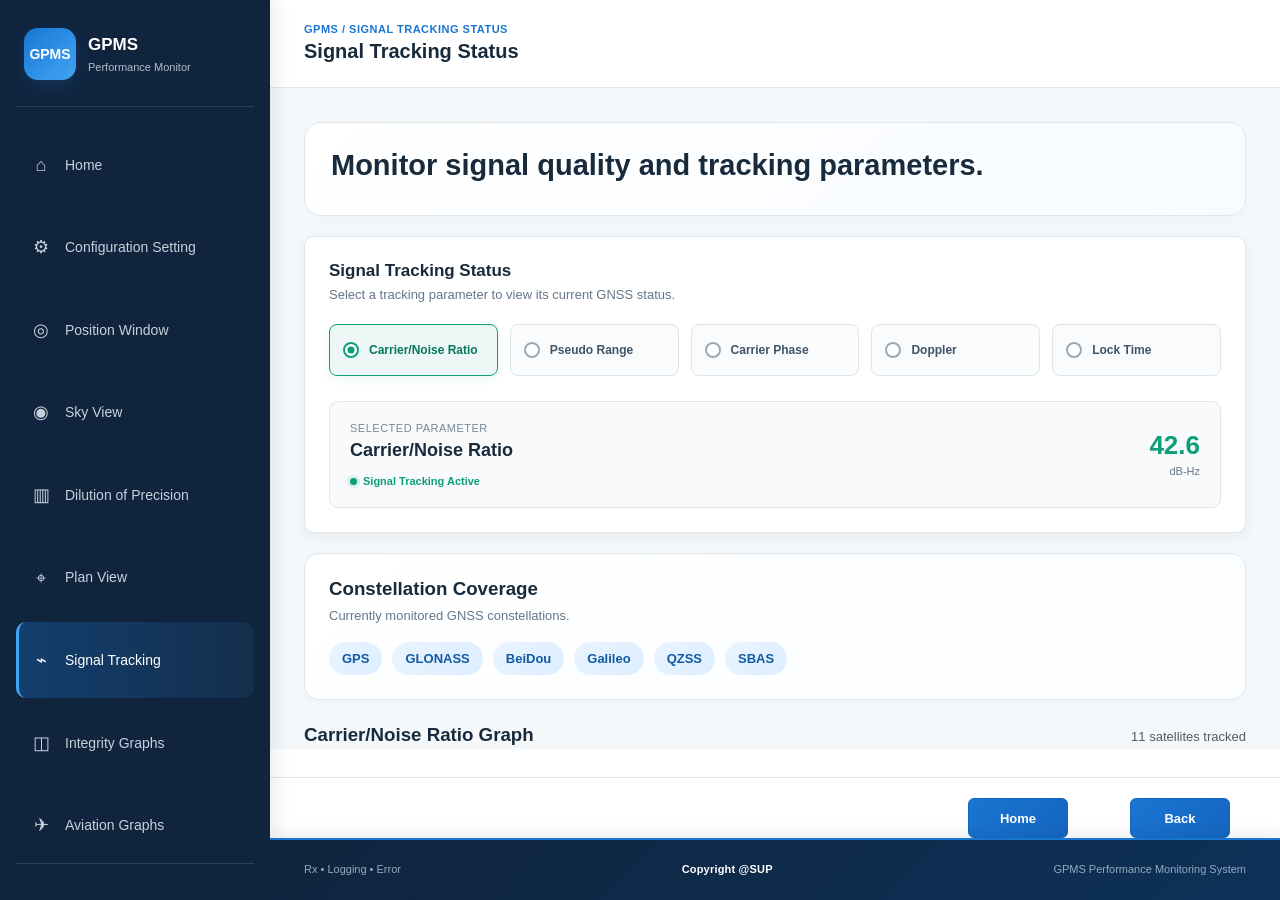
<file: pages/signal-tracking.html>
<!DOCTYPE html>
<html lang="en">

<head>

    <meta charset="UTF-8">

    <meta
        name="viewport"
        content="width=device-width, initial-scale=1.0">

    <title>Signal Tracking Status | GPMS</title>

    <link
        rel="stylesheet"
        href="../css/style.css">

    <!-- =====================================================
         GRAPH STYLES (new - all classes prefixed "sg-")
         ===================================================== -->
    <style>
        .sg-section {
            margin-top: 24px;
        }

        .sg-header {
            display: flex;
            flex-wrap: wrap;
            align-items: baseline;
            justify-content: space-between;
            gap: 8px;
            margin-bottom: 12px;
        }

        .sg-header h3 {
            margin: 0;
        }

        .sg-summary {
            font-size: 13px;
            opacity: .75;
        }

        .sg-tabs {
            display: flex;
            flex-wrap: wrap;
            gap: 6px;
            margin-bottom: 12px;
        }

        .sg-tab {
            padding: 7px 16px;
            border: 1px solid #cbd5e1;
            border-radius: 6px;
            background: #ffffff;
            color: #1f2937;
            font-size: 14px;
            cursor: pointer;
        }

        .sg-tab:hover {
            background: #f1f5f9;
        }

        .sg-tab.active {
            background: #1f2937;
            border-color: #1f2937;
            color: #ffffff;
        }

        .sg-tab:focus-visible {
            outline: 2px solid #2563eb;
            outline-offset: 2px;
        }

        /* WHITE GRAPH BACKGROUND */
        .sg-chart-box {
            background: #ffffff;
            border: 1px solid #d1d5db;
            border-radius: 8px;
            padding: 16px;
            color: #1f2937;
        }

        .sg-chart-title {
            text-align: center;
            font-weight: 600;
            font-size: 15px;
            margin-bottom: 8px;
            color: #111827;
        }

        .sg-svg-wrap {
            overflow-x: auto;
        }

        .sg-svg-wrap svg {
            display: block;
            width: 100%;
            min-width: 520px;
            height: auto;
            background: #ffffff;
        }

        .sg-legend {
            display: flex;
            flex-wrap: wrap;
            gap: 8px 18px;
            margin-top: 10px;
            padding-top: 10px;
            border-top: 1px solid #e5e7eb;
            font-size: 13px;
            color: #1f2937;
        }

        .sg-legend-item {
            display: inline-flex;
            align-items: center;
            gap: 6px;
        }

        .sg-legend-swatch {
            width: 12px;
            height: 12px;
            border-radius: 2px;
            display: inline-block;
        }
    </style>

</head>



<body>

<div class="app-shell">


    <!-- =====================================================
         SIDEBAR
         ===================================================== -->

    <aside class="sidebar" id="sidebar">

        <div class="sidebar-brand">

            <div class="brand-mark">
                GPMS
            </div>

            <div>

                <strong>GPMS</strong>

                <small>
                    Performance Monitor
                </small>

            </div>

        </div>


        <!-- SIDEBAR NAVIGATION -->

        <nav class="sidebar-nav">

            <a
                class="nav-item"
                href="../index.html">

                <span>⌂</span>

                <label>
                    Home
                </label>

            </a>


            <a
                class="nav-item"
                href="configuration.html">

                <span>⚙</span>

                <label>
                    Configuration Setting
                </label>

            </a>


            <a
                class="nav-item"
                href="position.html">

                <span>◎</span>

                <label>
                    Position Window
                </label>

            </a>


            <a
                class="nav-item"
                href="sky-view.html">

                <span>◉</span>

                <label>
                    Sky View
                </label>

            </a>


            <a
                class="nav-item"
                href="dop.html">

                <span>▥</span>

                <label>
                    Dilution of Precision
                </label>

            </a>


            <a
                class="nav-item"
                href="plan-view.html">

                <span>⌖</span>

                <label>
                    Plan View
                </label>

            </a>


            <a
                class="nav-item active"
                href="signal-tracking.html">

                <span>⌁</span>

                <label>
                    Signal Tracking
                </label>

            </a>


            <a
                class="nav-item"
                href="integrity.html">

                <span>◫</span>

                <label>
                    Integrity Graphs
                </label>

            </a>


            <a
                class="nav-item"
                href="aviation.html">

                <span>✈</span>

                <label>
                    Aviation Graphs
                </label>

            </a>

        </nav>


        <div class="sidebar-footer"></div>

    </aside>



    <!-- =====================================================
         MAIN CONTENT
         ===================================================== -->

    <main class="main-content">


        <!-- TOP BAR -->

        <header class="topbar">

            <button
                class="menu-btn"
                onclick="toggleSidebar()"
                aria-label="Open navigation">

                ☰

            </button>


            <div class="topbar-title">

                <div class="breadcrumb">
                    GPMS / SIGNAL TRACKING STATUS
                </div>

                <h1>
                    Signal Tracking Status
                </h1>

            </div>


            <!-- <button
                class="exit-btn"
                onclick="handleExit()">

                Exit

            </button> -->

        </header>



        <!-- =================================================
             PAGE CONTENT
             ================================================= -->

        <div class="page-content">


            <!-- PAGE TITLE -->

            <div class="page-title">

               <h2> Monitor signal quality and tracking parameters.
                </h2>

              

            </div>



            <!-- =================================================
                 SIGNAL TRACKING
                 ================================================= -->

            <div class="tracking-container">


                <!-- TRACKING PANEL -->

                <div class="tracking-panel">

                    <h3>
                        Signal Tracking Status
                    </h3>


                    <p class="tracking-description">
                        Select a tracking parameter to view its
                        current GNSS status.
                    </p>



                    <!-- RADIO OPTIONS -->

                    <div class="tracking-options">


                        <!-- CNR -->

                        <div class="tracking-option">

                            <input
                                type="radio"
                                name="trackingParameter"
                                id="cnr"
                                value="cnr"
                                checked
                                onchange="changeTrackingParameter('cnr')">


                            <label for="cnr">

                                <span class="radio-circle"></span>

                                Carrier/Noise Ratio

                            </label>

                        </div>



                        <!-- PSEUDO RANGE -->

                        <div class="tracking-option">

                            <input
                                type="radio"
                                name="trackingParameter"
                                id="pseudo"
                                value="pseudo"
                                onchange="changeTrackingParameter('pseudo')">


                            <label for="pseudo">

                                <span class="radio-circle"></span>

                                Pseudo Range

                            </label>

                        </div>



                        <!-- CARRIER PHASE -->

                        <div class="tracking-option">

                            <input
                                type="radio"
                                name="trackingParameter"
                                id="carrier"
                                value="carrier"
                                onchange="changeTrackingParameter('carrier')">


                            <label for="carrier">

                                <span class="radio-circle"></span>

                                Carrier Phase

                            </label>

                        </div>



                        <!-- DOPPLER -->

                        <div class="tracking-option">

                            <input
                                type="radio"
                                name="trackingParameter"
                                id="doppler"
                                value="doppler"
                                onchange="changeTrackingParameter('doppler')">


                            <label for="doppler">

                                <span class="radio-circle"></span>

                                Doppler

                            </label>

                        </div>



                        <!-- LOCK TIME -->

                        <div class="tracking-option">

                            <input
                                type="radio"
                                name="trackingParameter"
                                id="lock"
                                value="lock"
                                onchange="changeTrackingParameter('lock')">


                            <label for="lock">

                                <span class="radio-circle"></span>

                                Lock Time

                            </label>

                        </div>

                    </div>



                    <!-- ACTIVE PARAMETER -->

                    <div class="tracking-display">


                        <div class="tracking-current">

                            <span class="tracking-current-label">
                                Selected Parameter
                            </span>


                            <span
                                class="tracking-current-name"
                                id="parameterName">

                                Carrier/Noise Ratio

                            </span>


                            <span class="tracking-status">

                                <span
                                    class="tracking-status-dot">
                                </span>

                                Signal Tracking Active

                            </span>

                        </div>



                        <div class="tracking-value">

                            <strong id="parameterValue">
                                42.6
                            </strong>

                            <small id="parameterUnit">
                                dB-Hz
                            </small>

                        </div>

                    </div>

                </div>



                <!-- =================================================
                     CONSTELLATION COVERAGE
                     ================================================= -->

                <div class="panel constellation-panel">

                    <h3>
                        Constellation Coverage
                    </h3>


                    <p>
                        Currently monitored GNSS constellations.
                    </p>


                    <div class="chips">

                        <span class="chip">
                            GPS
                        </span>

                        <span class="chip">
                            GLONASS
                        </span>

                        <span class="chip">
                            BeiDou
                        </span>

                        <span class="chip">
                            Galileo
                        </span>

                        <span class="chip">
                            QZSS
                        </span>

                        <span class="chip">
                            SBAS
                        </span>

                    </div>

                </div>

            </div>



            <!-- =================================================
                 NEW: SIGNAL GRAPH (changes with the radio button)
                 ================================================= -->

            <div class="sg-section">

                <div class="sg-header">

                    <h3 id="sgHeading">
                        Carrier/Noise Ratio Graph
                    </h3>

                    <span class="sg-summary" id="sgSummary"></span>

                </div>


                <!-- CONSTELLATION TABS -->

                <div class="sg-tabs" id="sgTabs" role="tablist"></div>


                <!-- WHITE GRAPH BOX -->

                <div class="sg-chart-box">

                    <div class="sg-chart-title" id="sgChartTitle"></div>

                    <div class="sg-svg-wrap" id="sgChart"></div>

                    <div class="sg-legend" id="sgLegend"></div>

                </div>

            </div>

        </div>



        <!-- =====================================================
             BOTTOM HOME / BACK BUTTONS
             ===================================================== -->

         <div class="bottom-navigation">

            <a
              class="bottom-nav-btn"
              href="../index.html">

              Home

            </a>


            <button
              class="bottom-nav-btn"
              onclick="history.back()">

              Back

            </button>

          </div>



        <!-- =====================================================
             FOOTER
             ===================================================== -->

        <footer class="main-footer">

            <span>
                Rx • Logging • Error
            </span>

            <span>
                Copyright @SUP
            </span>

            <span>
                GPMS Performance Monitoring System
            </span>

        </footer>


    </main>

</div>



<!-- =========================================================
     MAIN JAVASCRIPT
     ========================================================= -->

<script src="../js/app.js"></script>



<!-- =========================================================
     SIGNAL TRACKING JAVASCRIPT
     ========================================================= -->

<script>

const trackingData = {

    cnr: {
        name: "Carrier/Noise Ratio",
        value: "42.6",
        unit: "dB-Hz"
    },

    pseudo: {
        name: "Pseudo Range",
        value: "24,581.42",
        unit: "m"
    },

    carrier: {
        name: "Carrier Phase",
        value: "128,542.73",
        unit: "cycles"
    },

    doppler: {
        name: "Doppler",
        value: "-1,245.37",
        unit: "Hz"
    },

    lock: {
        name: "Lock Time",
        value: "184.6",
        unit: "s"
    }

};



/* =========================================================
   CHANGE SELECTED PARAMETER
   ========================================================= */

function changeTrackingParameter(parameter) {

    const data =
        trackingData[parameter];

    if (!data) {
        return;
    }


    document.getElementById(
        "parameterName"
    ).textContent = data.name;


    document.getElementById(
        "parameterValue"
    ).textContent = data.value;


    document.getElementById(
        "parameterUnit"
    ).textContent = data.unit;


    /* NEW: redraw the graph for the chosen parameter */
    sgSetParameter(parameter);

}

</script>



<!-- =========================================================
     NEW: GRAPH RENDERING (plain SVG, no external libraries)
     ========================================================= -->

<script>

/* ---------------------------------------------------------
   PARAMETER SETTINGS (axis range, labels)
   --------------------------------------------------------- */

const SG_PARAMS = {

    cnr: {
        title: "Carrier/Noise Ratio",
        yLabel: "Noise Ratio (dB-Hz)",
        min: 0, max: 60, step: 10,
        lo: 38, hi: 51
    },

    pseudo: {
        title: "Pseudorange Graph",
        yLabel: "Pseudorange (Million m)",
        min: 0, max: 30, step: 5,
        lo: 19, hi: 26
    },

    carrier: {
        title: "Carrier Phase Graph",
        yLabel: "Carrier Phase (Thousand cycles)",
        min: 0, max: 150, step: 25,
        lo: 100, hi: 135
    },

    doppler: {
        title: "Doppler Graph",
        yLabel: "Doppler (kHz)",
        min: -4, max: 4, step: 1,
        lo: -3.5, hi: 3.5
    },

    lock: {
        title: "Lock Time Graph",
        yLabel: "Lock Time (s)",
        min: 0, max: 300, step: 50,
        lo: 120, hi: 260
    }

};


/* ---------------------------------------------------------
   CONSTELLATIONS: PRNs and signal series.
   A series with  empty: true  shows in the legend only
   (no data tracked), exactly like the reference screens.
   --------------------------------------------------------- */

const SG_CONSTELLATIONS = {

    "GPS": {
        prns: [2, 5, 12, 13, 15, 18, 20, 21, 25, 26, 29],
        series: [
            { name: "L1 C/A",         color: "#f28c00" },
            { name: "L2 P codeless",  color: "#0b6b1d" },
            { name: "L5 Q",           color: "#7b1fa2", empty: true },
            { name: "L2 P",           color: "#2ecc71", empty: true },
            { name: "L2 C",           color: "#1d4ed8", empty: true }
        ]
    },

    "GLONASS": {
        prns: [2, 3, 4, 15, 16, 17, 18, 24],
        series: [
            { name: "L1 C/A", color: "#f28c00" },
            { name: "L2 P",   color: "#0b6b1d" },
            { name: "L2 C/A", color: "#7b1fa2", empty: true }
        ]
    },

    "BeiDou": {
        prns: [2, 3, 5, 6, 8, 13],
        series: [
            { name: "B1 with D1 data", color: "#f28c00" },
            { name: "B2 with D1 data", color: "#0b6b1d" },
            { name: "B1 with D2 data", color: "#7b1fa2" },
            { name: "B2 with D2 data", color: "#2ecc71" }
        ]
    },

    "SBAS": {
        prns: [],
        series: [
            { name: "L1 C/A", color: "#f28c00", empty: true },
            { name: "L5",     color: "#0b6b1d", empty: true }
        ]
    },

    "Galileo": {
        prns: [],
        series: [
            { name: "E1",   color: "#f28c00", empty: true },
            { name: "E5a",  color: "#0b6b1d", empty: true },
            { name: "E5b",  color: "#7b1fa2", empty: true },
            { name: "E6",   color: "#2ecc71", empty: true }
        ]
    },

    "QZSS": {
        prns: [],
        series: [
            { name: "L1 C/A", color: "#f28c00", empty: true },
            { name: "L2C",    color: "#0b6b1d", empty: true },
            { name: "L5",     color: "#7b1fa2", empty: true }
        ]
    }

};


/* ---------------------------------------------------------
   SAMPLE DATA
   Replace this function with your live receiver data.
   It must return a number for the given parameter,
   constellation, PRN index and series index.
   --------------------------------------------------------- */

function sgSeeded(n) {
    const x = Math.sin(n * 127.1) * 43758.5453;
    return x - Math.floor(x);
}

function sgHash(text) {
    let h = 0;
    for (let i = 0; i < text.length; i++) {
        h += text.charCodeAt(i) * (i + 1);
    }
    return h;
}

function sgGetValue(param, constName, prnIndex, seriesIndex) {

    const p = SG_PARAMS[param];

    const seed =
        sgHash(constName) * 31 +
        sgHash(param) * 17 +
        prnIndex * 7 + 1;

    let v = p.lo + (p.hi - p.lo) * sgSeeded(seed);

    /* second, third... signals sit a little lower / smaller */
    if (seriesIndex > 0) {
        v = v * (0.8 + 0.12 * sgSeeded(seed + seriesIndex * 13));
    }

    return Math.round(v * 100) / 100;
}


/* ---------------------------------------------------------
   STATE
   --------------------------------------------------------- */

let sgParam = "cnr";
let sgConst = "GPS";

const SG_LOW_CNR = 36; /* bars below this are drawn red */


/* ---------------------------------------------------------
   TABS
   --------------------------------------------------------- */

function sgBuildTabs() {

    const box = document.getElementById("sgTabs");
    box.innerHTML = "";

    Object.keys(SG_CONSTELLATIONS).forEach(function (name) {

        const btn = document.createElement("button");

        btn.type = "button";
        btn.className = "sg-tab" + (name === sgConst ? " active" : "");
        btn.textContent = name;
        btn.setAttribute("role", "tab");
        btn.setAttribute("aria-selected", name === sgConst);

        btn.addEventListener("click", function () {
            sgConst = name;
            sgBuildTabs();
            sgRender();
        });

        box.appendChild(btn);

    });

}


/* ---------------------------------------------------------
   DRAW CHART
   --------------------------------------------------------- */

function sgRender() {

    const p = SG_PARAMS[sgParam];
    const c = SG_CONSTELLATIONS[sgConst];

    const W = 900, H = 380;
    const ml = 66, mr = 20, mt = 16, mb = 44;
    const pw = W - ml - mr;
    const ph = H - mt - mb;

    const yPos = function (v) {
        return mt + (p.max - v) / (p.max - p.min) * ph;
    };

    const baseY = yPos(Math.max(p.min, 0));

    let svg =
        '<svg viewBox="0 0 ' + W + ' ' + H + '" ' +
        'xmlns="http://www.w3.org/2000/svg" role="img" ' +
        'aria-label="' + sgConst + ' ' + p.title + '">';

    svg += '<rect width="' + W + '" height="' + H + '" fill="#ffffff"/>';

    /* horizontal grid + y labels */
    for (let v = p.min; v <= p.max + 0.0001; v += p.step) {

        const y = yPos(v);

        svg += '<line x1="' + ml + '" x2="' + (W - mr) + '" y1="' + y +
               '" y2="' + y + '" stroke="' + (v === 0 ? '#6b7280' : '#e5e7eb') +
               '" stroke-width="' + (v === 0 ? 1.4 : 1) + '"/>';

        svg += '<text x="' + (ml - 8) + '" y="' + (y + 4) +
               '" text-anchor="end" font-size="12" fill="#374151">' + v + '</text>';
    }

    /* axes */
    svg += '<line x1="' + ml + '" x2="' + ml + '" y1="' + mt +
           '" y2="' + (mt + ph) + '" stroke="#9ca3af"/>';

    /* y axis title */
    svg += '<text transform="translate(16,' + (mt + ph / 2) +
           ') rotate(-90)" text-anchor="middle" font-size="13" ' +
           'font-weight="600" fill="#111827">' + p.yLabel + '</text>';

    /* x axis title */
    svg += '<text x="' + (ml + pw / 2) + '" y="' + (H - 6) +
           '" text-anchor="middle" font-size="13" font-weight="600" ' +
           'fill="#111827">PRN</text>';


    const n = c.prns.length;
    let trackedCount = 0;

    if (n === 0) {

        svg += '<text x="' + (ml + pw / 2) + '" y="' + (mt + ph / 2) +
               '" text-anchor="middle" font-size="15" fill="#6b7280">' +
               'No ' + sgConst + ' satellites tracked</text>';

    } else {

        const active = [];

        c.series.forEach(function (s, i) {
            if (!s.empty) { active.push(i); }
        });

        const groupW = pw / n;
        const barW = Math.min(16, groupW * 0.75 / active.length);
        const groupBars = barW * active.length;

        c.prns.forEach(function (prn, pi) {

            const gx = ml + groupW * pi + (groupW - groupBars) / 2;

            active.forEach(function (si, k) {

                const v = sgGetValue(sgParam, sgConst, pi, si);
                const s = c.series[si];

                let color = s.color;

                if (sgParam === "cnr" && v < SG_LOW_CNR) {
                    color = "#e11d1d";
                }

                const y = yPos(v);
                const top = Math.min(y, baseY);
                const h = Math.max(Math.abs(baseY - y), 1);

                svg += '<rect x="' + (gx + k * barW) + '" y="' + top +
                       '" width="' + (barW - 1) + '" height="' + h +
                       '" fill="' + color + '">' +
                       '<title>PRN ' + prn + ' · ' + s.name + ': ' + v +
                       '</title></rect>';

            });

            svg += '<text x="' + (ml + groupW * pi + groupW / 2) +
                   '" y="' + (mt + ph + 18) +
                   '" text-anchor="middle" font-size="12" fill="#374151">' +
                   prn + '</text>';

        });

        trackedCount = n;
    }

    svg += '</svg>';

    document.getElementById("sgChart").innerHTML = svg;


    /* legend */
    const legend = document.getElementById("sgLegend");
    legend.innerHTML = "";

    c.series.forEach(function (s) {

        const item = document.createElement("span");
        item.className = "sg-legend-item";

        item.innerHTML =
            '<span class="sg-legend-swatch" style="background:' +
            s.color + '"></span>' + s.name;

        legend.appendChild(item);

    });


    /* titles */
    document.getElementById("sgChartTitle").textContent =
        sgConst + " – " + p.title;

    document.getElementById("sgSummary").textContent =
        trackedCount + " satellite" + (trackedCount === 1 ? "" : "s") +
        " tracked";
}


/* ---------------------------------------------------------
   CALLED WHEN A RADIO BUTTON IS CLICKED
   --------------------------------------------------------- */

function sgSetParameter(parameter) {

    if (!SG_PARAMS[parameter]) {
        return;
    }

    sgParam = parameter;

    document.getElementById("sgHeading").textContent =
        trackingData[parameter].name + " Graph";

    sgRender();
}


/* ---------------------------------------------------------
   INITIAL DRAW
   --------------------------------------------------------- */

sgBuildTabs();
sgRender();

</script>


</body>

</html>
</file>
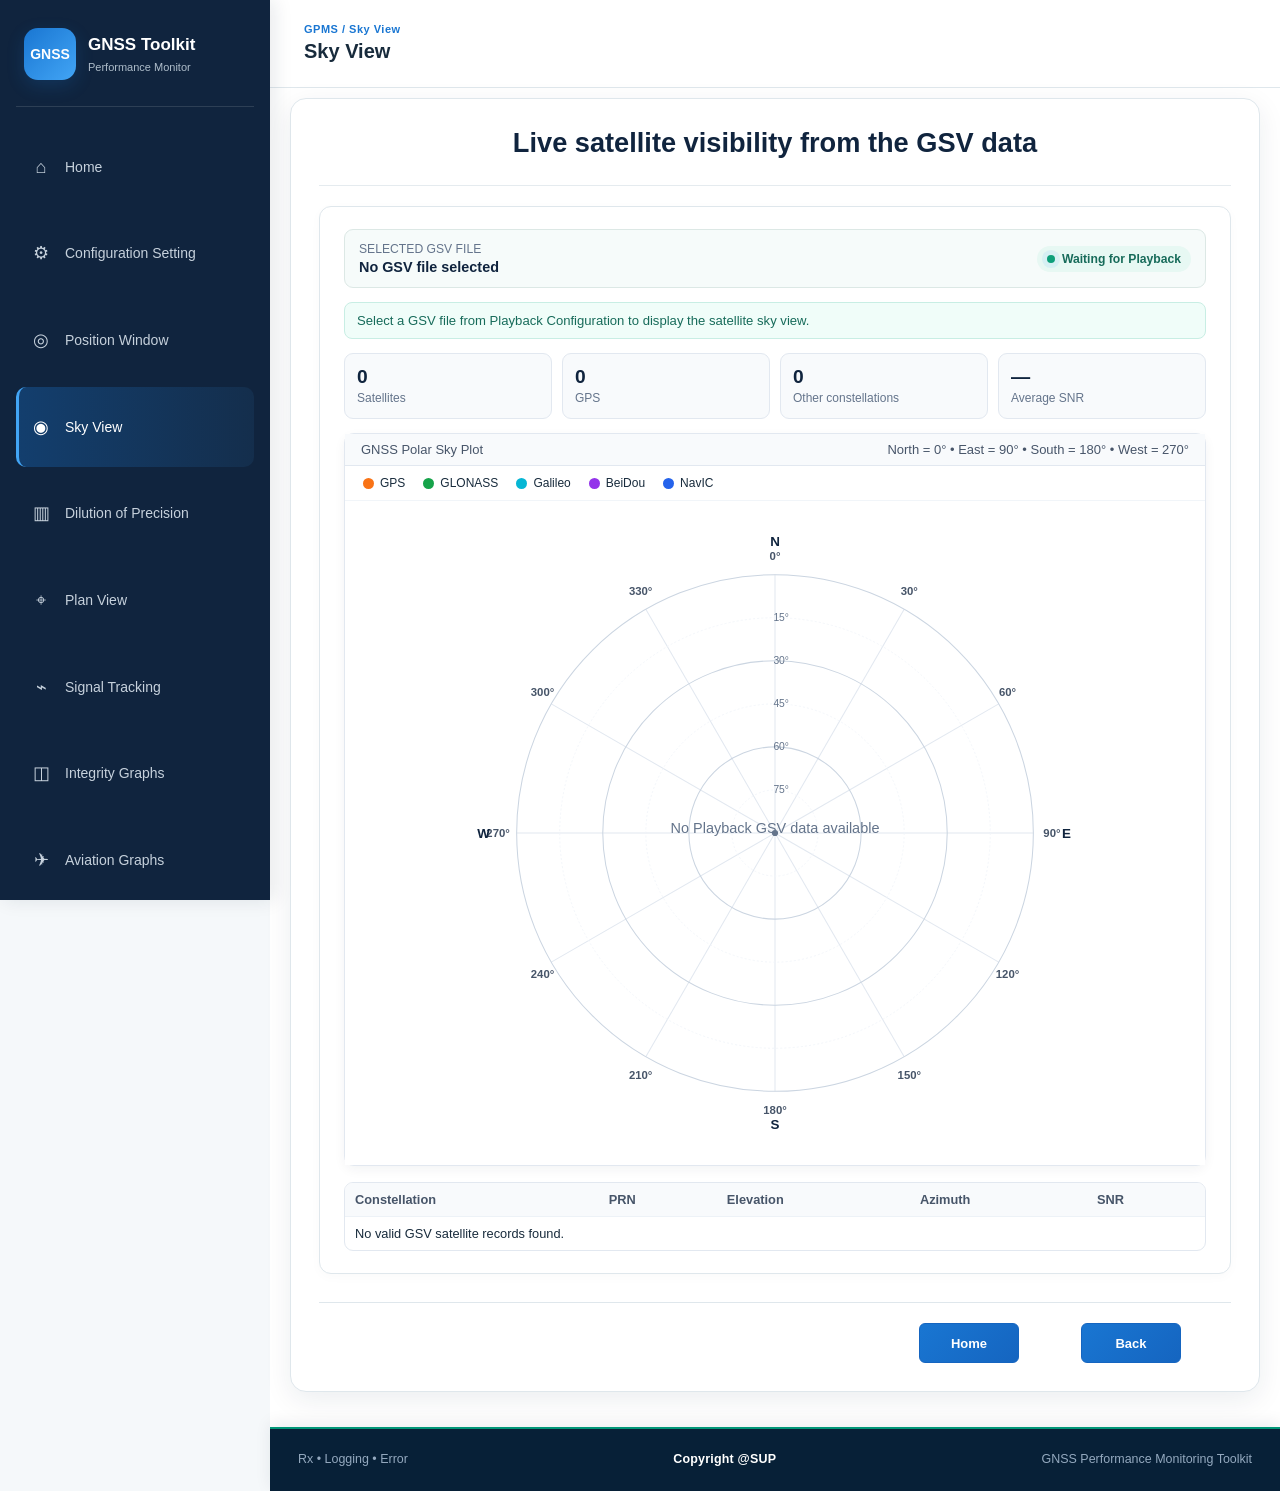
<file: pages/sky-view.html>
<!DOCTYPE html>
<html lang="en">

<head>
  <meta charset="UTF-8">
  <meta name="viewport" content="width=device-width, initial-scale=1.0">

  <title>Sky View | GNSS Toolkit</title>

  <link rel="stylesheet" href="../css/style.css">

  <style>
    /* =========================================================
       FULL PAGE SCROLL FIX
    ========================================================= */

    html {
      min-height: 100%;
      height: auto;
      overflow-x: hidden;
      overflow-y: auto;
      scroll-behavior: smooth;
    }

    body {
      min-height: 100vh;
      height: auto;
      margin: 0;
      overflow-x: hidden;
      overflow-y: auto;
    }

    .app-shell {
      min-height: 100vh;
      height: auto;
      overflow: visible;
    }

    .main-content {
      min-height: 100vh;
      height: auto;
      overflow: visible;
      display: flex;
      flex-direction: column;
    }

    .sky-view-wrapper {
      width: 100%;
      max-width: 1150px;
      margin: 0 auto;
      padding: 10px 20px 35px;
      flex: 0 0 auto;
      min-height: auto;
      overflow: visible;
    }

    .sky-view-container {
      width: 100%;
      background: #fff;
      border: 1px solid #dfe7ec;
      border-radius: 16px;
      padding: 28px;
      box-shadow: 0 8px 28px rgba(16, 36, 62, .08);
      overflow: visible;
    }

    /* =========================================================
       BOTTOM NAVIGATION
    ========================================================= */

    .bottom-navigation {
      display: flex;
      justify-content: flex-end;
      align-items: center;
      gap: 12px;
      margin-top: 28px;
      padding-top: 20px;
      border-top: 1px solid #dfe7ec;
    }

    .bottom-nav-btn {
      display: inline-flex;
      align-items: center;
      justify-content: center;
      min-width: 100px;
      height: 40px;
      padding: 0 18px;
      border-radius: 6px;
      background: linear-gradient(135deg, #1976d2, #1565c0);
      border: 1px solid #1565c0;
      color: #ffffff;
      text-decoration: none;
      font-size: 13px;
      font-weight: 600;
      cursor: pointer;
      box-sizing: border-box;
      transition: all .2s ease;
    }

    .bottom-nav-btn:hover {
      background: linear-gradient(135deg, #1565c0, #0d47a1);
      border-color: #0d47a1;
      transform: translateY(-1px);
    }

    /* =========================================================
       SKY VIEW HEADING
    ========================================================= */

    .sky-view-heading {
      text-align: center;
      margin-bottom: 20px;
      padding-bottom: 18px;
      border-bottom: 1px solid #e5ebef;
    }

    .sky-view-heading h2,
    .sky-view-heading h3 {
      margin: 0 0 8px;
      color: #10243e;
      font-size: 1.7rem;
    }

    .sky-view-heading p {
      margin: 0;
      color: #667789;
      font-size: .95rem;
    }

    /* =========================================================
       DATA PANEL
    ========================================================= */

    .panel {
      background: #fff;
      border: 1px solid #dfe7ec;
      border-radius: 12px;
      padding: 22px 24px;
      margin-bottom: 18px;
    }

    .panel h3 {
      margin: 0 0 7px;
      color: #10243e;
      font-size: 1.05rem;
    }

    .panel > p {
      margin: 0 0 16px;
      color: #667789;
      font-size: .9rem;
    }

    /* =========================================================
       DATA SOURCE
    ========================================================= */

    .data-source {
      display: flex;
      align-items: center;
      justify-content: space-between;
      gap: 15px;
      flex-wrap: wrap;
      padding: 12px 14px;
      margin-bottom: 14px;
      border: 1px solid #dce8e5;
      border-radius: 9px;
      background: #f6fbfa;
    }

    .source-label {
      font-size: .76rem;
      color: #64748b;
      margin-bottom: 3px;
    }

    .source-file {
      font-size: .9rem;
      font-weight: 700;
      color: #10243e;
      word-break: break-word;
    }

    .source-status {
      display: inline-flex;
      align-items: center;
      gap: 7px;
      padding: 6px 10px;
      border-radius: 20px;
      background: #e7f8f3;
      color: #176b5a;
      font-size: .76rem;
      font-weight: 700;
    }

    .status-dot {
      width: 8px;
      height: 8px;
      border-radius: 50%;
      background: #0d9f7a;
    }

    .status-box {
      margin: 10px 0 14px;
      padding: 10px 12px;
      border-radius: 8px;
      background: #f0fdf9;
      border: 1px solid #c8eee4;
      color: #176b5a;
      font-size: .82rem;
    }

    /* =========================================================
       STATISTICS
    ========================================================= */

    .stats {
      display: grid;
      grid-template-columns: repeat(4, 1fr);
      gap: 10px;
      margin-bottom: 14px;
    }

    .stat-card {
      padding: 12px;
      border: 1px solid #e2e8f0;
      border-radius: 9px;
      background: #f8fafc;
    }

    .stat-card strong {
      display: block;
      font-size: 1.2rem;
      color: #10243e;
    }

    .stat-card span {
      font-size: .75rem;
      color: #64748b;
    }

    /* =========================================================
       SKY PLOT
    ========================================================= */

    .sky-plot-wrapper {
      background: #fff;
      border: 1px solid #e2e8f0;
      border-radius: 10px;
      box-shadow: 0 4px 12px rgba(16, 36, 62, .05);

      /*
        IMPORTANT:
        Do not use fixed height here.
        This allows the whole graph to remain visible.
      */
      height: auto;
      min-height: 0;
      overflow: visible;
    }

    .sky-plot-menubar {
      background: #f8fafc;
      border-bottom: 1px solid #e2e8f0;
      padding: 8px 16px;
      font-size: 13px;
      color: #475569;
      display: flex;
      justify-content: space-between;
      gap: 10px;
      flex-wrap: wrap;
    }

    .sky-plot-legend {
      display: flex;
      gap: 18px;
      padding: 10px 18px;
      background: #fff;
      border-bottom: 1px solid #f1f5f9;
      font-size: 12px;
      font-weight: 500;
      align-items: center;
      flex-wrap: wrap;
    }

    .legend-item {
      display: inline-flex;
      align-items: center;
      gap: 6px;
    }

    .dot {
      width: 11px;
      height: 11px;
      border-radius: 50%;
      display: inline-block;
    }

    .dot-gps {
      background: #f97316;
    }

    .dot-glonass {
      background: #16a34a;
    }

    .dot-galileo {
      background: #06b6d4;
    }

    .dot-beidou {
      background: #9333ea;
    }

    .dot-navic {
      background: #2563eb;
    }

    .sky-plot-canvas {
      display: flex;
      justify-content: center;
      align-items: center;
      padding: 22px 10px;
      background: #fff;

      /*
        Graph is allowed to determine its own height.
      */
      min-height: 0;
      overflow: visible;
    }

    #skyPlot {
      display: block;
      width: 100%;
      max-width: 620px;
      height: auto;
      min-height: 400px;
    }

    /* =========================================================
       SVG GRAPH
    ========================================================= */

    .grid-circle {
      fill: none;
      stroke: #cbd5e1;
      stroke-width: 1;
    }

    .grid-subcircle {
      fill: none;
      stroke: #f1f5f9;
      stroke-width: .8;
      stroke-dasharray: 2 2;
    }

    .radial-line {
      stroke: #e2e8f0;
      stroke-width: 1;
    }

    .azimuth-text {
      font-size: 11px;
      fill: #475569;
      font-weight: 600;
      text-anchor: middle;
      dominant-baseline: central;
      font-family: sans-serif;
    }

    .elevation-text {
      font-size: 10px;
      fill: #64748b;
      font-weight: 500;
      text-anchor: middle;
      dominant-baseline: central;
      font-family: sans-serif;
    }

    .direction-label {
      font-size: 13px;
      fill: #10243e;
      font-weight: 800;
      text-anchor: middle;
      dominant-baseline: central;
      font-family: sans-serif;
    }

    .satellite {
      cursor: pointer;
    }

    .satellite circle {
      stroke: #fff;
      stroke-width: 2;
      transition: .15s;
    }

    .satellite:hover circle {
      stroke: #10243e;
      stroke-width: 3;
    }

    .sat-label {
      font-size: 9px;
      font-weight: 700;
      fill: #fff;
      text-anchor: middle;
      dominant-baseline: central;
      font-family: sans-serif;
      pointer-events: none;
    }

    .empty-message {
      fill: #64748b;
      font-size: 14px;
      text-anchor: middle;
    }

    /* =========================================================
       SATELLITE TABLE
    ========================================================= */

    .sat-table-wrap {
      overflow-x: auto;
      overflow-y: visible;
      margin-top: 16px;
      border: 1px solid #e2e8f0;
      border-radius: 9px;
      max-width: 100%;
    }

    .sat-table {
      width: 100%;
      min-width: 600px;
      border-collapse: collapse;
      font-size: .8rem;
    }

    .sat-table th,
    .sat-table td {
      padding: 9px 10px;
      border-bottom: 1px solid #edf2f7;
      text-align: left;
      white-space: nowrap;
    }

    .sat-table th {
      background: #f8fafc;
      color: #475569;
    }

    .sat-table tr:last-child td {
      border-bottom: 0;
    }

    .constellation-chip {
      display: inline-block;
      padding: 3px 7px;
      border-radius: 12px;
      background: #eef8f6;
      color: #176b5a;
      font-weight: 600;
    }

    /* =========================================================
       FOOTER
    ========================================================= */

    footer {
      width: 100%;
      margin-top: auto;
      min-height: 64px;
      padding: 12px 28px;
      display: flex;
      align-items: center;
      justify-content: space-between;
      gap: 20px;
      background: #072037;
      border-top: 2px solid #009677;
      color: #b7c7d7;
      font-size: .78rem;
      box-shadow: 0 -4px 15px rgba(7, 32, 55, .08);
      box-sizing: border-box;
      flex-shrink: 0;
    }

    footer span {
      display: block;
      white-space: nowrap;
    }

    footer span:first-child,
    footer span:last-child {
      color: #94a9bf;
      font-weight: 500;
    }

    footer span:nth-child(2) {
      color: #fff;
      font-weight: 600;
      letter-spacing: .2px;
    }

    /* =========================================================
       SIDEBAR SCROLL
    ========================================================= */

    .sidebar {
      overflow-y: auto;
      overflow-x: hidden;
      max-height: 100vh;
    }

    /* =========================================================
       RESPONSIVE
    ========================================================= */

    @media (max-width: 900px) {

      .sky-view-wrapper {
        padding: 8px 16px 30px;
      }

      .sky-view-container {
        padding: 22px;
      }

      .stats {
        grid-template-columns: repeat(2, 1fr);
      }

      #skyPlot {
        max-width: 560px;
      }
    }

    @media (max-width: 600px) {

      html,
      body {
        overflow-y: auto;
      }

      .sky-view-wrapper {
        padding: 5px 10px 25px;
      }

      .sky-view-container {
        padding: 16px;
      }

      .panel {
        padding: 16px 14px;
      }

      .stats {
        grid-template-columns: 1fr 1fr;
      }

      .sky-plot-menubar {
        flex-direction: column;
      }

      .sky-plot-canvas {
        padding: 15px 5px;
      }

      #skyPlot {
        width: 100%;
        min-height: 300px;
      }

      footer {
        min-height: 90px;
        padding: 14px 16px;
        flex-direction: column;
        justify-content: center;
        text-align: center;
        gap: 5px;
      }

      footer span {
        white-space: normal;
        text-align: center !important;
      }

      .bottom-navigation {
        flex-wrap: wrap;
        justify-content: center;
      }
    }
  </style>
</head>

<body>

  <div class="app-shell">

    <!-- =========================================================
         SIDEBAR
    ========================================================== -->

    <aside class="sidebar" id="sidebar">

      <div class="sidebar-brand">

        <div class="brand-mark">
          GNSS
        </div>

        <div>
          <strong>GNSS Toolkit</strong>
          <small>Performance Monitor</small>
        </div>

      </div>

      <nav class="sidebar-nav">

        <a class="nav-item" href="../index.html">
          <span>⌂</span>
          Home
        </a>

        <a class="nav-item" href="configuration.html">
          <span>⚙</span>
          Configuration Setting
        </a>

        <a class="nav-item" href="position.html">
          <span>◎</span>
          Position Window
        </a>

        <a class="nav-item active" href="sky-view.html">
          <span>◉</span>
          Sky View
        </a>

        <a class="nav-item" href="dop.html">
          <span>▥</span>
          Dilution of Precision
        </a>

        <a class="nav-item" href="plan-view.html">
          <span>⌖</span>
          Plan View
        </a>

        <a class="nav-item" href="signal-tracking.html">
          <span>⌁</span>
          Signal Tracking
        </a>

        <a class="nav-item" href="integrity.html">
          <span>◫</span>
          Integrity Graphs
        </a>

        <a class="nav-item" href="aviation.html">
          <span>✈</span>
          Aviation Graphs
        </a>

      </nav>

    </aside>


    <!-- =========================================================
         MAIN CONTENT
    ========================================================== -->

    <main class="main-content">

      <!-- TOPBAR -->

      <header class="topbar">

        <button
          class="menu-btn"
          onclick="toggleSidebar()">
          ☰
        </button>

        <div>

          <div class="breadcrumb">
            GPMS / Sky View
          </div>

          <h1>
            Sky View
          </h1>

        </div>

      </header>


      <!-- =====================================================
           SKY VIEW PAGE
      ====================================================== -->

      <div class="sky-view-wrapper">

        <div class="sky-view-container">

          <!-- HEADING -->

          <div class="sky-view-heading">

            <h3>
              Live satellite visibility from the GSV data
            </h3>

          </div>


          <!-- DATA PANEL -->

          <div class="panel">

            <!-- SELECTED FILE -->

            <div class="data-source">

              <div>

                <div class="source-label">
                  SELECTED GSV FILE
                </div>

                <div
                  class="source-file"
                  id="fileName">
                  No GSV file selected
                </div>

              </div>

              <div class="source-status">

                <span class="status-dot"></span>

                <span id="connectionStatus">
                  Waiting for Playback
                </span>

              </div>

            </div>


            <!-- STATUS -->

            <div
              class="status-box"
              id="statusBox">

              Select a GSV file from Playback Configuration
              to display the satellite sky view.

            </div>


            <!-- =================================================
                 STATISTICS
            ================================================== -->

            <div class="stats">

              <div class="stat-card">

                <strong id="totalSat">
                  0
                </strong>

                <span>
                  Satellites
                </span>

              </div>


              <div class="stat-card">

                <strong id="gpsCount">
                  0
                </strong>

                <span>
                  GPS
                </span>

              </div>


              <div class="stat-card">

                <strong id="multiCount">
                  0
                </strong>

                <span>
                  Other constellations
                </span>

              </div>


              <div class="stat-card">

                <strong id="avgSnr">
                  —
                </strong>

                <span>
                  Average SNR
                </span>

              </div>

            </div>


            <!-- =================================================
                 POLAR SKY PLOT
            ================================================== -->

            <div class="sky-plot-wrapper">

              <div class="sky-plot-menubar">

                <span>
                  GNSS Polar Sky Plot
                </span>

                <span>
                  North = 0° • East = 90° • South = 180° • West = 270°
                </span>

              </div>


              <!-- LEGEND -->

              <div class="sky-plot-legend">

                <span class="legend-item">
                  <span class="dot dot-gps"></span>
                  GPS
                </span>

                <span class="legend-item">
                  <span class="dot dot-glonass"></span>
                  GLONASS
                </span>

                <span class="legend-item">
                  <span class="dot dot-galileo"></span>
                  Galileo
                </span>

                <span class="legend-item">
                  <span class="dot dot-beidou"></span>
                  BeiDou
                </span>

                <span class="legend-item">
                  <span class="dot dot-navic"></span>
                  NavIC
                </span>

              </div>


              <!-- GRAPH -->

              <div class="sky-plot-canvas">

                <svg
                  id="skyPlot"
                  viewBox="0 0 600 600"
                  aria-label="GNSS satellite polar sky plot">
                </svg>

              </div>

            </div>


            <!-- =================================================
                 SATELLITE TABLE
            ================================================== -->

            <div class="sat-table-wrap">

              <table class="sat-table">

                <thead>

                  <tr>

                    <th>
                      Constellation
                    </th>

                    <th>
                      PRN
                    </th>

                    <th>
                      Elevation
                    </th>

                    <th>
                      Azimuth
                    </th>

                    <th>
                      SNR
                    </th>

                  </tr>

                </thead>

                <tbody id="satelliteTable">

                  <tr>

                    <td colspan="5">
                      No Playback GSV data loaded.
                    </td>

                  </tr>

                </tbody>

              </table>

            </div>

          </div>


          <!-- =====================================================
               BOTTOM NAVIGATION
          ====================================================== -->

          <div class="bottom-navigation">

            <a
              class="bottom-nav-btn"
              href="../index.html">

              Home

            </a>


            <button
              class="bottom-nav-btn"
              onclick="history.back()">

              Back

            </button>

          </div>


        </div>

      </div>


      <!-- =======================================================
           FOOTER
      ======================================================== -->

      <footer>

        <span>
          Rx • Logging • Error
        </span>

        <span>
          Copyright @SUP
        </span>

        <span>
          GNSS Performance Monitoring Toolkit
        </span>

      </footer>

    </main>

  </div>


  <!-- =========================================================
       MAIN APP JAVASCRIPT
  ========================================================== -->

  <script src="../js/app.js"></script>


  <script>

    /* =========================================================
       CONSTELLATION COLORS
    ========================================================= */

    const COLORS = {

      GPS: "#f97316",

      GLONASS: "#16a34a",

      Galileo: "#06b6d4",

      BeiDou: "#9333ea",

      NavIC: "#2563eb",

      QZSS: "#e11d48",

      SBAS: "#ca8a04"

    };


    /* =========================================================
       STORAGE KEY
    ========================================================= */

    const SKY_VIEW_STORAGE_KEY =
      "gnssPlaybackSkyViewData";


    /* =========================================================
       CONSTELLATION NAME
    ========================================================= */

    function constellationFromHeader(header) {

      const id = header.slice(1, 3);

      return {

        GP: "GPS",

        BD: "BeiDou",

        GB: "BeiDou",

        GL: "GLONASS",

        GA: "Galileo",

        GI: "NavIC",

        GQ: "QZSS",

        QZ: "QZSS",

        SB: "SBAS"

      }[id] || id;

    }


    /* =========================================================
       POLAR POSITION
    ========================================================= */

    function polarPosition(azimuth, elevation) {

      const cx = 300;

      const cy = 300;

      const outer = 250;

      const radius =
        outer * (90 - elevation) / 90;

      const rad =
        azimuth * Math.PI / 180;

      return {

        x:
          cx +
          radius *
          Math.sin(rad),

        y:
          cy -
          radius *
          Math.cos(rad)

      };

    }


    /* =========================================================
       SVG ELEMENT
    ========================================================= */

    function svgEl(name, attrs = {}) {

      const el =
        document.createElementNS(
          "http://www.w3.org/2000/svg",
          name
        );

      Object.entries(attrs).forEach(
        ([key, value]) => {

          el.setAttribute(
            key,
            value
          );

        }
      );

      return el;

    }


    /* =========================================================
       DRAW POLAR GRID
    ========================================================= */

    function drawSkyPlot(satellites) {

      const svg =
        document.getElementById(
          "skyPlot"
        );

      svg.innerHTML = "";


      /* =====================================================
         RADIAL LINES
      ====================================================== */

      for (
        let degree = 0;
        degree < 360;
        degree += 30
      ) {

        const point =
          polarPosition(
            degree,
            0
          );

        svg.appendChild(

          svgEl(
            "line",
            {

              x1: 300,

              y1: 300,

              x2: point.x,

              y2: point.y,

              class: "radial-line"

            }
          )

        );

      }


      /* =====================================================
         ELEVATION CIRCLES
      ====================================================== */

      [
        0,
        15,
        30,
        45,
        60,
        75,
        90

      ].forEach(
        (elevation, index) => {

          const radius =
            250 *
            (90 - elevation) /
            90;

          if (radius > 0) {

            svg.appendChild(

              svgEl(
                "circle",
                {

                  cx: 300,

                  cy: 300,

                  r: radius,

                  class:
                    index % 2 === 0
                      ? "grid-circle"
                      : "grid-subcircle"

                }
              )

            );

          }

        }
      );


      /* =====================================================
         CENTER
      ====================================================== */

      svg.appendChild(

        svgEl(
          "circle",
          {

            cx: 300,

            cy: 300,

            r: 3,

            fill: "#64748b"

          }
        )

      );


      /* =====================================================
         AZIMUTH NUMBERS
      ====================================================== */

      const azimuthLabels = [

        [0, 300, 32],

        [30, 430, 66],

        [60, 525, 164],

        [90, 568, 300],

        [120, 525, 436],

        [150, 430, 534],

        [180, 300, 568],

        [210, 170, 534],

        [240, 75, 436],

        [270, 32, 300],

        [300, 75, 164],

        [330, 170, 66]

      ];


      azimuthLabels.forEach(
        ([degree, x, y]) => {

          const text =
            svgEl(
              "text",
              {

                x,

                y,

                class: "azimuth-text"

              }
            );

          text.textContent =
            degree + "°";

          svg.appendChild(text);

        }
      );


      /* =====================================================
         DIRECTIONS
      ====================================================== */

      const directions = [

        ["N", 300, 18],

        ["E", 582, 300],

        ["S", 300, 582],

        ["W", 18, 300]

      ];


      directions.forEach(
        ([direction, x, y]) => {

          const text =
            svgEl(
              "text",
              {

                x,

                y,

                class: "direction-label"

              }
            );

          text.textContent =
            direction;

          svg.appendChild(text);

        }
      );


      /* =====================================================
         ELEVATION LABELS
      ====================================================== */

      [
        15,
        30,
        45,
        60,
        75

      ].forEach(
        elevation => {

          const radius =
            250 *
            (90 - elevation) /
            90;

          const text =
            svgEl(
              "text",
              {

                x: 306,

                y:
                  300 -
                  radius,

                class: "elevation-text"

              }
            );

          text.textContent =
            elevation + "°";

          svg.appendChild(text);

        }
      );


      /* =====================================================
         EMPTY STATE
      ====================================================== */

      if (!satellites.length) {

        const text =
          svgEl(
            "text",
            {

              x: 300,

              y: 300,

              class: "empty-message"

            }
          );

        text.textContent =
          "No Playback GSV data available";

        svg.appendChild(text);

        return;

      }


      /* =====================================================
         SATELLITES
      ====================================================== */

      satellites.forEach(
        satellite => {

          const point =
            polarPosition(
              satellite.azimuth,
              satellite.elevation
            );


          const group =
            svgEl(
              "g",
              {

                class: "satellite"

              }
            );


          const radius =
            satellite.snr != null

              ? Math.max(
                  7,
                  Math.min(
                    13,
                    6 +
                    satellite.snr /
                    12
                  )
                )

              : 8;


          const circle =
            svgEl(
              "circle",
              {

                cx: point.x,

                cy: point.y,

                r: radius,

                fill:
                  COLORS[
                    satellite.constellation
                  ] ||
                  "#64748b"

              }
            );


          const title =
            svgEl("title");


          title.textContent =

            `${satellite.constellation} ` +

            `PRN ${satellite.prn} | ` +

            `Azimuth ${satellite.azimuth}° | ` +

            `Elevation ${satellite.elevation}° | ` +

            `SNR ${satellite.snr ?? "N/A"} dB-Hz`;


          circle.appendChild(title);


          const label =
            svgEl(
              "text",
              {

                x: point.x,

                y: point.y,

                class: "sat-label"

              }
            );


          const prefix = {

            GPS: "G",

            GLONASS: "R",

            Galileo: "E",

            BeiDou: "B",

            NavIC: "I",

            QZSS: "Q",

            SBAS: "S"

          }[
            satellite.constellation
          ] || "";


          label.textContent =
            prefix +
            satellite.prn;


          group.appendChild(circle);

          group.appendChild(label);

          svg.appendChild(group);

        }
      );

    }


    /* =========================================================
       UPDATE TABLE
    ========================================================= */

    function updateTable(satellites) {

      const tbody =
        document.getElementById(
          "satelliteTable"
        );

      tbody.innerHTML = "";


      if (!satellites.length) {

        tbody.innerHTML =

          "<tr>" +

          "<td colspan='5'>" +

          "No valid GSV satellite records found." +

          "</td>" +

          "</tr>";

        return;

      }


      satellites

        .slice()

        .sort(
          (a, b) =>
            (b.snr ?? -1) -
            (a.snr ?? -1)
        )

        .forEach(
          satellite => {

            const row =
              document.createElement("tr");


            row.innerHTML = `

              <td>
                <span class="constellation-chip">
                  ${satellite.constellation}
                </span>
              </td>

              <td>
                ${satellite.prn}
              </td>

              <td>
                ${satellite.elevation}°
              </td>

              <td>
                ${String(
                  satellite.azimuth
                ).padStart(3, "0")}°
              </td>

              <td>
                ${
                  satellite.snr ?? "—"
                }
                ${
                  satellite.snr != null
                    ? " dB-Hz"
                    : ""
                }
              </td>

            `;


            tbody.appendChild(row);

          }
        );

    }


    /* =========================================================
       UPDATE STATISTICS
    ========================================================= */

    function updateStats(satellites) {

      const gps =
        satellites.filter(
          satellite =>
            satellite.constellation ===
            "GPS"
        ).length;


      const snrs =
        satellites

          .filter(
            satellite =>
              Number.isFinite(
                satellite.snr
              )
          )

          .map(
            satellite =>
              satellite.snr
          );


      const average =
        snrs.length

          ? snrs.reduce(
              (sum, value) =>
                sum + value,
              0
            ) / snrs.length

          : null;


      document.getElementById(
        "totalSat"
      ).textContent =
        satellites.length;


      document.getElementById(
        "gpsCount"
      ).textContent =
        gps;


      document.getElementById(
        "multiCount"
      ).textContent =
        satellites.length -
        gps;


      document.getElementById(
        "avgSnr"
      ).textContent =

        average == null

          ? "—"

          : average.toFixed(1) +
            " dB";

    }


    /* =========================================================
       SHOW PLAYBACK DATA
    ========================================================= */

    function showSkyViewData(data) {

      if (!data) {

        drawSkyPlot([]);

        updateTable([]);

        updateStats([]);


        document.getElementById(
          "fileName"
        ).textContent =
          "No GSV file selected";


        document.getElementById(
          "connectionStatus"
        ).textContent =
          "Waiting for Playback";


        document.getElementById(
          "statusBox"
        ).textContent =
          "Select a GSV file from Playback Configuration to display the satellite sky view.";

        return;

      }


      const satellites =
        Array.isArray(
          data.satellites
        )

          ? data.satellites

          : [];


      document.getElementById(
        "fileName"
      ).textContent =
        data.fileName ||
        "Playback GSV file";


      document.getElementById(
        "connectionStatus"
      ).textContent =
        "Playback Data Loaded";


      document.getElementById(
        "statusBox"
      ).textContent =

        `${satellites.length} satellites loaded from Playback Configuration.`;


      drawSkyPlot(satellites);

      updateTable(satellites);

      updateStats(satellites);

    }


    /* =========================================================
       LOAD PLAYBACK DATA
    ========================================================= */

    function loadPlaybackData() {

      try {

        const stored =
          localStorage.getItem(
            SKY_VIEW_STORAGE_KEY
          );


        if (!stored) {

          showSkyViewData(null);

          return;

        }


        const data =
          JSON.parse(stored);


        showSkyViewData(data);


      } catch (error) {

        console.error(
          "Unable to load Playback GSV data:",
          error
        );

        showSkyViewData(null);

      }

    }


    /* =========================================================
       STORAGE EVENT
    ========================================================= */

    window.addEventListener(
      "storage",
      event => {

        if (
          event.key ===
          SKY_VIEW_STORAGE_KEY
        ) {

          loadPlaybackData();

        }

      }
    );


    /* =========================================================
       BROADCAST CHANNEL
    ========================================================= */

    let skyViewChannel = null;


    if ("BroadcastChannel" in window) {

      skyViewChannel =
        new BroadcastChannel(
          "gnss-playback-channel"
        );


      skyViewChannel.onmessage =
        event => {

          if (
            event.data &&
            event.data.type ===
            "GSV_UPDATED"
          ) {

            loadPlaybackData();

          }

        };

    }


    /* =========================================================
       INITIAL LOAD
    ========================================================= */

    document.addEventListener(
      "DOMContentLoaded",
      () => {

        loadPlaybackData();

      }
    );

  </script>

</body>

</html>
</file>
<file: css/style.css>
/* =========================================
   GLOBAL RESET
   ========================================= */

* {
    margin: 0;
    padding: 0;
    box-sizing: border-box;
    font-family:
        Arial,
        Helvetica,
        sans-serif;
}


/* =========================================
   ROOT COLORS
   ========================================= */

:root {
    --blue: #1976d2;
    --blue-dark: #125aa3;
    --blue-light: #42a5f5;
    --navy: #10243e;

    --text: #182b3c;
    --muted: #667789;
    --line: #dfe7ec;
    --bg: #f5f8fa;
    --white: #ffffff;

    --sidebar-text: #c6d1dc;
    --sidebar-muted: #aebdca;
}


/* =========================================
   BODY
   ========================================= */

html {
    scroll-behavior: smooth;
}

body {
    background: var(--bg);
    color: var(--text);
    min-height: 100vh;
    overflow-x: hidden;
}


/* =========================================
   LINKS
   ========================================= */

a {
    text-decoration: none;
    color: inherit;
}


/* =========================================
   APP SHELL
   ========================================= */

.app-shell {
    display: flex;
    min-height: 100vh;
    width: 100%;
}


/* =========================================
   SIDEBAR
   ========================================= */

.sidebar {

    width: 270px;

    height: 100vh;

    background: var(--navy);

    color: #ffffff;

    position: fixed;

    left: 0;

    top: 0;

    bottom: 0;

    z-index: 100;

    padding: 24px 16px 0;

    display: flex;

    flex-direction: column;

    /*
       SIDEBAR IS FIXED
       NO SCROLLING
    */
    overflow: hidden;

    box-shadow:
        4px 0 18px rgba(16, 36, 62, .10);
}


/* =========================================
   SIDEBAR BRAND
   ========================================= */

.sidebar-brand {

    display: flex;

    align-items: center;

    gap: 12px;

    padding: 4px 8px 26px;

    border-bottom:
        1px solid rgba(255,255,255,.12);

    flex-shrink: 0;
}


.brand-mark {

    width: 52px;

    height: 52px;

    min-width: 52px;

    border-radius: 14px;

    background:
        linear-gradient(
            135deg,
            #1976d2,
            #42a5f5
        );

    display: grid;

    place-items: center;

    font-weight: 800;

    font-size: 14px;

    box-shadow:
        0 6px 18px rgba(25,118,210,.20);
}


.sidebar-brand strong {

    display: block;

    font-size: 17px;

    line-height: 1.3;
}


.sidebar-brand small {

    display: block;

    color: var(--sidebar-muted);

    margin-top: 4px;

    font-size: 11px;

    line-height: 1.3;
}


/* =========================================
   SIDEBAR NAVIGATION
   ========================================= */

.sidebar-nav {

    padding-top: 20px;

    display: grid;

    gap: 7px;

    /*
       Navigation remains inside the fixed sidebar.
       It does NOT create a scrollbar.
    */
    flex: 1;

    min-height: 0;

    overflow: hidden;
}


/* =========================================
   NAVIGATION ITEM
   ========================================= */

.nav-item {

    display: flex;

    align-items: center;

    gap: 12px;

    padding: 13px 13px;

    border-radius: 10px;

    color: var(--sidebar-text);

    font-size: 14px;

    text-decoration: none;

    transition:
        background .2s ease,
        color .2s ease,
        transform .2s ease;

    min-height: 44px;

    flex-shrink: 0;
}


.nav-item span {

    width: 24px;

    min-width: 24px;

    text-align: center;

    font-size: 18px;

    line-height: 1;
}


.nav-item label {

    cursor: pointer;

    line-height: 1.3;

    white-space: nowrap;
}


/* =========================================
   BLUE HOVER
   ========================================= */

.nav-item:hover {

    background:
        linear-gradient(
            90deg,
            rgba(25,118,210,.22),
            rgba(66,165,245,.07)
        );

    color: #ffffff;

    transform:
        translateX(2px);
}


/* =========================================
   BLUE ACTIVE
   ========================================= */

.nav-item.active {

    background:
        linear-gradient(
            90deg,
            rgba(25,118,210,.32),
            rgba(66,165,245,.08)
        );

    color: #ffffff;

    border-left:
        3px solid #42a5f5;

    padding-left: 10px;
}


/* =========================================
   SIDEBAR FOOTER
   ========================================= */

.sidebar-footer {

    flex-shrink: 0;

    min-height: 25px;

    height: 25px;
}


/* =========================================
   COMPLETELY REMOVE SIDEBAR SCROLLBAR
   ========================================= */

/* Chrome / Edge / Safari */

.sidebar::-webkit-scrollbar,
.sidebar-nav::-webkit-scrollbar {

    display: none;

    width: 0;

    height: 0;
}


/* Firefox */

.sidebar,
.sidebar-nav {

    scrollbar-width: none;
}


/* =========================================
   PREVENT HORIZONTAL SIDEBAR SCROLLING
   ========================================= */

.sidebar {

    overflow-x: hidden;

    overflow-y: hidden;
}


/* =========================================
   IMPORTANT
   SIDEBAR NEVER MOVES OR SCROLLS
   ========================================= */

.sidebar {

    position: fixed;

    top: 0;

    left: 0;

    bottom: 0;

    height: 100vh;
}


/* =========================================
   SIDEBAR FOOTER
   ========================================= */

.sidebar-footer {
    margin-top: auto;

    padding: 16px 8px 20px;

    border-top:
        1px solid rgba(255,255,255,.12);

    background: var(--navy);

    flex-shrink: 0;
}


.sidebar-status {
    display: flex;

    align-items: center;

    gap: 8px;

    color: #c6d1dc;

    font-size: 12px;

    font-weight: 600;
}


.sidebar-copyright {
    margin-top: 8px;

    color: #71869a;

    font-size: 9px;

    letter-spacing: .2px;
}


.status-light {
    display: inline-block;

    width: 9px;
    height: 9px;

    min-width: 9px;

    background:
        linear-gradient(
            135deg,
            #1976d2,
            #42a5f5
        );

    border-radius: 50%;

    box-shadow:
        0 0 0 4px rgba(66,165,245,.10);
}


/* =========================================
   MAIN CONTENT
   ========================================= */

.main-content {
    margin-left: 270px;

    width:
        calc(100% - 270px);

    min-width: 0;

    min-height: 100vh;

    display: flex;

    flex-direction: column;

    background: var(--bg);

    overflow-x: hidden;
}


/* =========================================
   TOP BAR
   ========================================= */

.topbar {
    min-height: 88px;

    background: #ffffff;

    border-bottom:
        1px solid var(--line);

    display: flex;

    align-items: center;

    justify-content: space-between;

    padding: 16px 34px;

    gap: 16px;

    flex-shrink: 0;
}


.topbar-title {
    margin-right: auto;

    min-width: 0;
}


.breadcrumb {
    font-size: 11px;

    color: var(--blue);

    font-weight: 700;

    letter-spacing: .5px;

    margin-bottom: 3px;
}


.topbar h1 {
    font-size: 20px;

    margin-top: 2px;

    line-height: 1.3;
}


/* =========================================
   MENU BUTTON
   ========================================= */

.menu-btn {
    display: none;

    border: 0;

    background: #eaf3fc;

    color: var(--navy);

    border-radius: 8px;

    padding: 9px 12px;

    cursor: pointer;

    font-size: 17px;

    flex-shrink: 0;
}


.menu-btn:hover {
    background: #dcecff;
}


/* =========================================
   THEME BUTTON
   ========================================= */

.theme-toggle {
    border:
        1px solid var(--line);

    background: #ffffff;

    color: var(--text);

    padding: 10px 14px;

    border-radius: 9px;

    cursor: pointer;

    display: flex;

    align-items: center;

    gap: 7px;

    font-size: 12px;

    font-weight: 700;

    transition: .2s ease;

    white-space: nowrap;
}


.theme-toggle:hover {
    border-color: var(--blue);

    color: var(--blue);

    background: #f4f9ff;
}


/* =========================================
   EXIT BUTTON
   ========================================= */

.exit-btn {
    border: 0;

    background: #eaf0f4;

    color: #243849;

    padding: 11px 20px;

    border-radius: 9px;

    font-weight: 700;

    cursor: pointer;

    transition: .2s ease;

    white-space: nowrap;
}


.exit-btn:hover {
    background:
        linear-gradient(
            135deg,
            #1976d2,
            #42a5f5
        );

    color: #ffffff;

    transform:
        translateY(-1px);
}


/* =========================================
   HERO
   ========================================= */

.hero {
    margin: 30px 34px 10px;

    padding: 42px;

    border-radius: 20px;

    background:
        linear-gradient(
            135deg,
            #ffffff,
            #eef7ff
        );

    border:
        1px solid var(--line);

    display: flex;

    justify-content: space-between;

    align-items: center;

    gap: 30px;

    box-shadow:
        0 8px 25px rgba(16,36,62,.05),
        0 1px 2px rgba(16,36,62,.03);

    font-family:
        "Inter",
        "Segoe UI",
        Arial,
        sans-serif;
}


/* Hero content */

.hero-content {
    min-width: 0;
}


.hero .eyebrow {
    font-family:
        "Inter",
        "Segoe UI",
        Arial,
        sans-serif;

    font-size: 12px;

    font-weight: 600;

    color: var(--blue);

    letter-spacing: 1.5px;
}


.hero h2 {
    font-family:
        "Inter",
        "Segoe UI",
        Arial,
        sans-serif;

    font-size: 42px;

    line-height: 1.1;

    margin: 12px 0;

    font-weight: 500;

    letter-spacing: -.6px;
}


.hero h2 strong {
    background:
        linear-gradient(
            90deg,
            #125aa3,
            #1976d2,
            #42a5f5
        );

    -webkit-background-clip: text;

    background-clip: text;

    -webkit-text-fill-color: transparent;

    font-weight: 800;
}


.hero p {
    font-family:
        "Inter",
        "Segoe UI",
        Arial,
        sans-serif;

    max-width: 700px;

    color: var(--muted);

    line-height: 1.7;

    font-weight: 400;
}


/* =========================================
   PRIMARY BUTTON
   ========================================= */

.hero .primary-btn {
    display: inline-block;

    margin-top: 22px;

    background:
        linear-gradient(
            135deg,
            #125aa3,
            #1976d2,
            #42a5f5
        );

    color: #ffffff;

    padding: 13px 19px;

    border-radius: 9px;

    font-family:
        "Inter",
        "Segoe UI",
        Arial,
        sans-serif;

    font-weight: 600;

    transition: .2s ease;

    box-shadow:
        0 5px 14px rgba(25,118,210,.18);
}


.hero .primary-btn:hover {
    transform:
        translateY(-2px);

    box-shadow:
        0 8px 18px rgba(25,118,210,.28);
}


/* =========================================
   HERO STATUS
   ========================================= */

.hero-status {
    min-width: 235px;

    padding: 25px;

    background:
        linear-gradient(
            135deg,
            #ffffff,
            #f1f7fd
        );

    border:
        1px solid var(--line);

    border-radius: 15px;

    display: grid;

    gap: 9px;

    font-family:
        "Inter",
        "Segoe UI",
        Arial,
        sans-serif;

    box-shadow:
        0 4px 14px rgba(16,36,62,.035);
}


.hero-status small {
    font-size: 10px;

    color: var(--muted);

    letter-spacing: 1px;

    font-weight: 600;
}


.hero-status strong {
    font-size: 17px;

    font-weight: 700;

    line-height: 1.3;
}


.hero-status span:last-child {
    font-size: 12px;

    color: var(--blue);
}


.status-dot {
    width: 12px;

    height: 12px;

    border-radius: 50%;

    background:
        linear-gradient(
            135deg,
            #1976d2,
            #42a5f5
        );

    box-shadow:
        0 0 0 5px rgba(66,165,245,.10);
}


/* =========================================
   MAIN SECTION
   ========================================= */

.section {
    margin: 34px;
}


.section-heading {
    display: flex;

    gap: 15px;

    align-items: flex-start;

    margin-bottom: 18px;
}


.section-number {
    min-width: 42px;

    height: 42px;

    border-radius: 10px;

    background:
        linear-gradient(
            135deg,
            #10243e,
            #174b78
        );

    color: #ffffff;

    display: grid;

    place-items: center;

    font-weight: 800;

    font-size: 13px;
}


.section-heading h3 {
    font-size: 22px;

    line-height: 1.3;
}


.section-heading p {
    color: var(--muted);

    font-size: 14px;

    margin-top: 5px;

    line-height: 1.5;
}


/* =========================================
   HOME CARD
   ========================================= */

.home-card {
    display: flex;

    align-items: center;

    gap: 18px;

    background:
        linear-gradient(
            135deg,
            #ffffff,
            #f7fbff
        );

    border:
        1px solid var(--line);

    border-radius: 14px;

    padding: 20px;

    transition: .2s ease;

    box-shadow:
        0 3px 12px rgba(16,36,62,.025);
}


.home-card:hover {
    transform:
        translateY(-2px);

    border-color:
        #c9def2;

    box-shadow:
        0 9px 24px rgba(25,118,210,.08);
}


.card-icon {
    width: 48px;

    height: 48px;

    min-width: 48px;

    border-radius: 12px;

    background:
        linear-gradient(
            135deg,
            #eaf4ff,
            #dceeff
        );

    color: var(--blue);

    display: grid;

    place-items: center;

    font-size: 22px;
}


.home-card h4 {
    font-size: 17px;

    line-height: 1.3;
}


.home-card p {
    color: var(--muted);

    font-size: 13px;

    margin-top: 5px;

    line-height: 1.5;
}


.home-card > span {
    margin-left: auto;

    font-size: 24px;

    color: var(--blue);
}


/* =========================================
   MAIN PAGE FOOTER
   ========================================= */

.main-footer {
    margin-top: auto;

    width: 100%;

    min-height: 62px;

    padding: 18px 34px;

    background:
        linear-gradient(
            135deg,
            #10243e,
            #0d3158
        );

    color: #c6d1dc;

    display: flex;

    align-items: center;

    justify-content: space-between;

    gap: 20px;

    font-size: 11px;

    border-top:
        2px solid #1976d2;
}


/* =========================================
   OTHER PAGE COMPONENTS
   ========================================= */

.page-content {
    padding: 34px;
}


.page-title {
    background:
        linear-gradient(
            135deg,
            #ffffff,
            #f7fbff
        );

    border:
        1px solid var(--line);

    border-radius: 17px;

    padding: 26px;

    margin-bottom: 20px;

    box-shadow:
        0 3px 12px rgba(16,36,62,.025);
}


.page-title h2 {
    font-size: 29px;

    margin-bottom: 7px;
}


.page-title p {
    color: var(--muted);

    line-height: 1.6;
}


.panel {
    background:
        linear-gradient(
            135deg,
            #ffffff,
            #fbfdff
        );

    border:
        1px solid var(--line);

    border-radius: 15px;

    padding: 24px;

    margin-bottom: 20px;

    box-shadow:
        0 3px 12px rgba(16,36,62,.025);
}


.panel h3 {
    margin-bottom: 7px;
}


.panel > p {
    color: var(--muted);

    font-size: 14px;

    margin-bottom: 18px;

    line-height: 1.5;
}


/* =========================================
   SOURCE OPTIONS
   ========================================= */

.source-options {
    display: grid;

    grid-template-columns:
        repeat(3, minmax(0,1fr));

    gap: 16px;
}


.source-option {
    background:
        linear-gradient(
            135deg,
            #f9fbfc,
            #f3f8fd
        );

    border:
        2px solid var(--line);

    border-radius: 14px;

    padding: 22px;

    display: flex;

    align-items: center;

    gap: 14px;

    transition: .2s ease;
}


.source-option:hover {
    border-color: var(--blue);

    background:
        linear-gradient(
            135deg,
            #ffffff,
            #edf6ff
        );
}


.radio {
    width: 20px;

    height: 20px;

    border:
        2px solid #9aaab6;

    border-radius: 50%;

    position: relative;
}


.source-option:hover .radio {
    border-color: var(--blue);
}


.source-option b {
    display: block;
}


.source-option small {
    display: block;

    color: var(--muted);

    margin-top: 5px;
}


.open-arrow {
    margin-left: auto;

    color: var(--blue);

    font-size: 22px;
}


/* =========================================
   BACK BUTTONS
   ========================================= */

.back-row {
    display: flex;

    gap: 10px;

    margin-bottom: 18px;

    flex-wrap: wrap;
}


.back-btn {
    padding: 10px 15px;

    background:
        linear-gradient(
            135deg,
            #ffffff,
            #f5f9fd
        );

    border:
        1px solid var(--line);

    border-radius: 8px;

    color: var(--text);

    font-weight: 700;

    transition: .2s ease;
}


.back-btn:hover {
    border-color: var(--blue);

    color: var(--blue);

    background:
        linear-gradient(
            135deg,
            #ffffff,
            #edf6ff
        );
}


/* =========================================
   FORM
   ========================================= */

.form-grid {
    display: grid;

    grid-template-columns:
        repeat(2,minmax(0,1fr));

    gap: 18px;
}


.field label {
    display: block;

    font-size: 13px;

    font-weight: 700;

    margin-bottom: 7px;
}


.field input,
.field select {
    width: 100%;

    padding: 12px;

    border:
        1px solid #ccd7df;

    border-radius: 8px;

    outline: none;

    background: #ffffff;
}


.field input:focus,
.field select:focus {
    border-color: var(--blue);

    box-shadow:
        0 0 0 3px rgba(25,118,210,.08);
}


/* =========================================
   RADIO LIST
   ========================================= */

.radio-list {
    display: grid;

    gap: 12px;
}


.radio-row {
    display: flex;

    align-items: center;

    gap: 10px;

    padding: 13px;

    border:
        1px solid var(--line);

    border-radius: 8px;
}


.radio-row input {
    accent-color: var(--blue);
}


/* =========================================
   STATS
   ========================================= */

.stats-grid {
    display: grid;

    grid-template-columns:
        repeat(4,minmax(0,1fr));

    gap: 15px;
}


.stat {
    padding: 20px;

    background:
        linear-gradient(
            135deg,
            #f8fafb,
            #f2f7fc
        );

    border:
        1px solid var(--line);

    border-radius: 12px;
}


.stat small {
    color: var(--muted);
}


.stat strong {
    display: block;

    font-size: 24px;

    margin-top: 7px;

    color: var(--blue);
}


/* =========================================
   DOP CHART
   ========================================= */

.dop-chart {
    height: 330px;

    display: flex;

    align-items: flex-end;

    gap:
        clamp(12px,4vw,40px);

    padding: 25px 15px;

    border-left:
        1px solid #cbd7df;

    border-bottom:
        1px solid #cbd7df;

    background:
        repeating-linear-gradient(
            to top,
            #fff 0,
            #fff 64px,
            #edf3f8 65px
        );
}


.bar-wrap {
    height: 100%;

    flex: 1;

    display: flex;

    flex-direction: column;

    justify-content: flex-end;

    align-items: center;

    gap: 8px;
}


.bar {
    width:
        min(65px,70%);

    border-radius:
        8px 8px 2px 2px;

    background:
        linear-gradient(
            to top,
            #125aa3,
            #1976d2,
            #42a5f5
        );

    min-height: 25px;

    transition: .2s ease;
}


.bar:hover {
    transform:
        translateY(-3px);
}


.bar-wrap span {
    font-size: 12px;

    font-weight: 700;
}


.bar-wrap small {
    color: var(--muted);
}


/* =========================================
   SIGNAL GRID
   ========================================= */

.signal-grid {
    display: grid;

    grid-template-columns:
        repeat(5,minmax(0,1fr));

    gap: 14px;
}


.signal-box {
    background:
        linear-gradient(
            135deg,
            #ffffff,
            #f5faff
        );

    border:
        1px solid var(--line);

    border-radius: 12px;

    padding: 20px;

    text-align: center;
}


.signal-box strong {
    display: block;

    color: var(--blue);

    font-size: 24px;

    margin-top: 10px;
}


/* =========================================
   PLACEHOLDER
   ========================================= */

.placeholder {
    height: 300px;

    border:
        2px dashed #ccd7df;

    border-radius: 13px;

    display: grid;

    place-items: center;

    color: var(--muted);

    background:
        linear-gradient(
            135deg,
            #fafcfd,
            #f3f7fb
        );

    text-align: center;

    padding: 20px;
}


/* =========================================
   CHIPS
   ========================================= */

.chips {
    display: flex;

    flex-wrap: wrap;

    gap: 10px;
}


.chip {
    padding: 9px 13px;

    border-radius: 20px;

    background:
        linear-gradient(
            135deg,
            #eaf4ff,
            #dceeff
        );

    color: #125aa3;

    font-size: 13px;

    font-weight: 700;
}


/* =========================================
   TABLET
   ========================================= */

@media (max-width: 1050px) {

    .feature-grid {
        grid-template-columns:
            repeat(2,1fr);
    }

    .feature-card.wide {
        grid-column:
            span 2;
    }

    .source-options {
        grid-template-columns: 1fr;
    }

    .stats-grid {
        grid-template-columns:
            repeat(2,1fr);
    }

    .signal-grid {
        grid-template-columns:
            repeat(2,1fr);
    }

    .hero {
        padding: 32px;
    }

    .hero h2 {
        font-size: 36px;
    }

    .theme-toggle {
        padding: 9px 11px;
    }
}


/* =========================================
   MOBILE / TABLET
   ========================================= */

@media (max-width: 800px) {

    /* SIDEBAR */

    .sidebar {
        width: 270px;

        transform:
            translateX(-100%);

        transition:
            transform .25s ease;

        box-shadow:
            8px 0 25px rgba(0,0,0,.15);
    }

    .sidebar.open {
        transform:
            translateX(0);
    }


    /* MAIN */

    .main-content {
        margin-left: 0;

        width: 100%;
    }


    /* MENU */

    .menu-btn {
        display: block;
    }


    /* TOPBAR */

    .topbar {
        min-height: 72px;

        padding: 13px 18px;

        gap: 10px;
    }

    .topbar h1 {
        font-size: 16px;
    }

    .breadcrumb {
        font-size: 9px;
    }

    .theme-toggle {
        padding: 8px 10px;

        font-size: 11px;
    }

    .exit-btn {
        padding: 9px 13px;

        font-size: 12px;
    }


    /* HERO */

    .hero {
        margin: 20px 18px;

        padding: 28px;

        flex-direction: column;

        align-items: flex-start;

        gap: 22px;
    }

    .hero h2 {
        font-size: 32px;
    }

    .hero-status {
        width: 100%;

        min-width: 0;
    }


    /* SECTION */

    .section {
        margin: 25px 18px;
    }


    /* PAGE */

    .page-content {
        padding: 25px 18px;
    }


    /* GRID */

    .feature-grid {
        grid-template-columns: 1fr;
    }

    .feature-card.wide {
        grid-column: auto;
    }


    /* FORM */

    .form-grid {
        grid-template-columns: 1fr;
    }


    /* MAIN FOOTER */

    .main-footer {
        padding: 18px;

        flex-direction: column;

        text-align: center;

        gap: 8px;
    }
}


/* =========================================
   SMALL MOBILE
   ========================================= */

@media (max-width: 520px) {

    .sidebar {
        width: 255px;
    }


    .topbar {
        padding: 12px 14px;

        gap: 7px;
    }

    .topbar h1 {
        font-size: 14px;
    }

    .theme-toggle {
        padding: 8px;

        gap: 4px;
    }

    .theme-toggle #themeText {
        display: none;
    }

    .topbar .exit-btn {
        padding: 8px 11px;
    }


    .hero {
        margin: 16px 14px;

        padding: 22px;

        border-radius: 16px;
    }

    .hero h2 {
        font-size: 27px;
    }

    .hero p {
        font-size: 14px;
    }

    .hero .primary-btn {
        width: 100%;

        text-align: center;
    }


    .section {
        margin:
            22px 14px;
    }

    .section-heading {
        gap: 10px;
    }

    .section-number {
        min-width: 36px;

        width: 36px;

        height: 36px;

        font-size: 11px;
    }

    .section-heading h3 {
        font-size: 18px;
    }

    .section-heading p {
        font-size: 13px;
    }


    .page-content {
        padding:
            20px 14px;
    }


    .page-title {
        padding: 20px;

        border-radius: 14px;
    }

    .page-title h2 {
        font-size: 24px;
    }


    .panel {
        padding: 18px;

        border-radius: 13px;
    }


    .stats-grid,
    .signal-grid {
        grid-template-columns: 1fr;
    }


    .dop-chart {
        height: 260px;

        gap: 8px;

        padding:
            15px 7px;
    }

    .bar {
        width: 65%;
    }

    .bar-wrap span {
        font-size: 10px;
    }

    .bar-wrap small {
        font-size: 10px;
    }


    .source-option {
        padding: 17px;
    }


    .back-row {
        gap: 7px;
    }

    .back-btn {
        padding: 9px 12px;

        font-size: 12px;
    }


    .sidebar-footer {
        padding:
            14px 7px 18px;
    }

    .sidebar-status {
        font-size: 11px;
    }

    .sidebar-copyright {
        font-size: 9px;
    }


    .main-footer {
        font-size: 10px;

        padding:
            16px 12px;
    }
}


/* =========================================
   VERY SMALL MOBILE
   ========================================= */

@media (max-width: 360px) {

    .hero h2 {
        font-size: 24px;
    }

    .hero {
        padding: 19px;
    }

    .section {
        margin-left: 10px;

        margin-right: 10px;
    }

    .page-content {
        padding-left: 10px;

        padding-right: 10px;
    }

    .panel {
        padding: 15px;
    }
}


/* CONFIGURATION CSS */



        /* =========================================================
           PAGE LAYOUT
        ========================================================= */

        html,
        body {
            width: 100%;
            height: 100%;
            margin: 0;
            padding: 0;
        }

        body {
            background: #f5f8fa;
            overflow: hidden;
        }

        .app-shell {
            display: flex;
            width: 100%;
            height: 100vh;
            overflow: hidden;
        }

        .sidebar {
            height: 100vh;
            min-height: 100vh;
            flex-shrink: 0;
        }

        .sidebar-container {
            height: 100%;
            display: flex;
            flex-direction: column;
        }

        .sidebar-nav {
            flex: 1;
            overflow-y: auto;
        }

        .main-content {
            flex: 1;
            min-width: 0;
            height: 100vh;
            display: flex;
            flex-direction: column;
            background: #ffffff;
            overflow: hidden;
        }

        .page-content {
            flex: 1;
            min-height: 0;
            overflow-y: auto;
            overflow-x: hidden;
            background: #f5f8fa;
        }

        .content-container {
            padding-bottom: 25px;
        }


        /* =========================================================
           SOURCE OPTIONS
        ========================================================= */

        .source-options {
            display: flex;
            flex-direction: column;
            gap: 12px;
        }

        .source-option {
            width: 100%;
            min-height: 70px;

            display: flex;
            align-items: center;

            padding: 14px 18px;

            border: 1px solid #dfe7ec;
            border-radius: 10px;

            background: #ffffff;

            color: #182b3c;

            cursor: pointer;

            text-align: left;

            transition: all 0.2s ease;
        }

        .source-option:hover {
            border-color: #1976d2;
            background: #f8fcfb;
            box-shadow: 0 5px 16px rgba(16, 36, 62, 0.08);
        }

        .source-option.selected {
            border-color: #1976d2;
            background: #f3fbf8;
            box-shadow: 0 4px 14px rgba(13, 159, 122, 0.10);
        }

        .radio {
            width: 18px;
            height: 18px;

            margin-right: 15px;

            flex-shrink: 0;

            border: 2px solid #b9c7d2;
            border-radius: 50%;

            position: relative;
        }

        .source-option.selected .radio {
            border-color: #1976d2;
        }

        .source-option.selected .radio::after {
            content: "";

            position: absolute;

            width: 8px;
            height: 8px;

            top: 3px;
            left: 3px;

            border-radius: 50%;

            background: #0d9f7a;
        }

        .option-details {
            display: flex;
            flex-direction: column;
            gap: 4px;
            flex: 1;
        }

        .option-details b {
            font-size: 15px;
            color: #182b3c;
        }

        .option-details small {
            font-size: 12px;
            color: #667789;
        }

        .open-arrow {
            color: #1976d2;
            font-size: 20px;
            font-weight: 600;
        }


        /* =========================================================
           SETTINGS PANEL
        ========================================================= */

        .settings-panel {
            display: none;

            margin-top: 20px;

            background: #ffffff;

            border: 1px solid #dfe7ec;

            border-radius: 12px;

            box-shadow: 0 6px 22px rgba(16, 36, 62, 0.08);

            overflow: hidden;

            animation: panelOpen 0.25s ease;
        }

        .settings-panel.active {
            display: block;
        }

        @keyframes panelOpen {

            from {
                opacity: 0;
                transform: translateY(-8px);
            }

            to {
                opacity: 1;
                transform: translateY(0);
            }

        }


        /* =========================================================
           SETTINGS HEADER
        ========================================================= */

        .settings-header {
            display: flex;
            align-items: center;
            justify-content: space-between;

            padding: 17px 22px;

            background: #10243e;

            border-bottom: 2px solid #0d9f7a;
        }

        .settings-heading h3 {
            margin: 0;

            color: #ffffff;

            font-size: 16px;
            font-weight: 600;
        }

        .settings-heading p {
            margin: 5px 0 0;

            color: #b7c7d7;

            font-size: 12px;
        }

        .close-settings {
            width: 32px;
            height: 32px;

            border: 1px solid rgba(255,255,255,0.18);

            border-radius: 6px;

            background: rgba(255,255,255,0.06);

            color: #ffffff;

            font-size: 18px;

            cursor: pointer;
        }

        .close-settings:hover {
            background: rgba(255,255,255,0.15);
        }


        /* =========================================================
           SETTINGS BODY
        ========================================================= */

        .settings-body {
            padding: 24px;
        }

        .section-divider {
            width: 100%;
            height: 1px;

            margin-bottom: 22px;

            background: #e3e9ee;
        }


        /* =========================================================
           ALL FIELDS IN ONE ROW
        ========================================================= */

        .dialog-grid {
            display: grid;

            grid-template-columns:
                repeat(5, minmax(120px, 1fr));

            gap: 15px;
        }

        .field-row {
            display: flex;

            flex-direction: column;

            gap: 7px;
        }

        .field-row label {
            color: #33485a;

            font-size: 12px;

            font-weight: 600;
        }

        .field-row select,
        .field-row input {
            width: 100%;

            height: 40px;

            padding: 0 10px;

            box-sizing: border-box;

            border: 1px solid #cfdbe3;

            border-radius: 7px;

            background: #ffffff;

            color: #263b4d;

            font-size: 12px;

            outline: none;
        }

        .field-row select:focus,
        .field-row input:focus {
            border-color: #0d9f7a;

            box-shadow:
                0 0 0 3px rgba(13,159,122,0.10);
        }


        /* =========================================================
           BUTTONS
        ========================================================= */

        .button-row {
            display: flex;

            justify-content: flex-end;

            gap: 10px;

            margin-top: 25px;

            padding-top: 20px;

            border-top: 1px solid #e3e9ee;
        }

        .dialog-btn {
            min-width: 100px;

            height: 40px;

            padding: 0 18px;

            border-radius: 7px;

            font-size: 13px;

            font-weight: 600;

            cursor: pointer;
        }

        .start-btn {
            border: 1px solid #1976d2;

            background:#1976d2;

            color: #ffffff;
        }

        .start-btn:hover {
            background:#1976d2;
        }

        .cancel-btn {
            border: 1px solid #cbd7df;

            background: #ffffff;

            color: #526677;
        }

        .cancel-btn:hover {
            background: #f5f8fa;
        }


        /* =========================================================
           PLAYBACK
        ========================================================= */

        .source-toggle {
            display: flex;

            gap: 25px;

            margin-bottom: 22px;
        }

        .source-toggle label {
            display: flex;

            align-items: center;

            gap: 6px;

            font-weight: 600;

            cursor: pointer;

            color: #1e293b;

            font-size: 13px;
        }

        .file-input-bar {
            display: flex;

            align-items: center;

            gap: 16px;

            background: #f1f3f5;

            padding: 14px 20px;

            border: 1px solid #dcdfe3;

            border-radius: 7px;
        }

        .file-input-bar label {
            font-weight: 700;

            color: #222;

            min-width: 70px;

            font-size: 13px;
        }

        .file-input-bar input[type="text"] {
            flex: 1;

            height: 35px;

            border: 1px solid #c5ccd2;

            border-radius: 5px;

            padding: 0 10px;

            background: #fff;

            font-size: 12px;

            outline: none;
        }

        .browse-btn {
            height: 35px;

            padding: 0 20px;

            background: #5090cb;

            border: 1px solid #3b74a7;

            border-radius: 5px;

            cursor: pointer;

            font-size: 12px;

            color: #ffffff;
        }

        .browse-btn:hover {
            background: #407fb9;
        }


        /* =========================================================
           PLAYBACK PLAYER
        ========================================================= */

        .player-track-container {
            margin: 25px 0 10px;

            max-width: 500px;
        }

        .player-strip {
            background:
                linear-gradient(
                    180deg,
                    #f0f0f0 0%,
                    #e0e0e0 45%,
                    #b5b5b5 50%,
                    #d8d8d8 100%
                );

            border: 1px solid #8c8c8c;

            border-radius: 4px;

            padding: 7px 12px;

            display: flex;

            align-items: center;

            gap: 12px;

            box-shadow: inset 0 1px 0 #fff;
        }

        .media-btn {
            background: none;

            border: none;

            cursor: pointer;

            display: flex;

            align-items: center;

            padding: 0;
        }

        .btn-icon-play {
            width: 0;
            height: 0;

            border-top: 6px solid transparent;
            border-bottom: 6px solid transparent;
            border-left: 10px solid #16a34a;
        }

        .btn-icon-stop {
            width: 10px;
            height: 10px;

            background: #16a34a;
        }

        .media-slider {
            flex: 1;

            height: 4px;

            background: #7a7a7a;

            outline: none;
        }

        .player-labels {
            font-size: 11px;

            color: #222;

            margin-top: 6px;

            display: flex;

            gap: 30px;
        }


        /* =========================================================
           PLAYBACK ACTIONS
        ========================================================= */

        .action-controls {
            display: flex;

            justify-content: flex-end;

            gap: 12px;

            margin-top: 18px;
        }

        .action-btn-play,
        .action-btn-cancel {
            min-width: 100px;

            height: 40px;

            padding: 0 20px;

            border-radius: 5px;

            font-size: 13px;

            cursor: pointer;

            border: 1px solid #3b74a7;

            background: #5090cb;

            color: #ffffff;
        }

        .action-btn-play:hover,
        .action-btn-cancel:hover {
            background: #407fb9;
        }


        /* =========================================================
           PLAYBACK STATUS
        ========================================================= */

        .status-bar-panel {
            background: #072037;

            padding: 12px 20px;

            border-radius: 5px;

            display: flex;

            gap: 30px;

            align-items: center;

            margin-top: 22px;
        }

        .status-item {
            display: flex;

            align-items: center;

            gap: 8px;

            color: #fff;

            font-size: 12px;
        }

        .status-bulb {
            width: 15px;
            height: 15px;

            border-radius: 50%;

            background:
                radial-gradient(
                    circle at 5px 5px,
                    #ffffff,
                    #cfd3d8 60%,
                    #888 100%
                );
        }

        .status-bulb.active-green {
            background:
                radial-gradient(
                    circle at 5px 5px,
                    #9bf59b,
                    #22c55e 60%,
                    #15803d 100%
                );
        }

        .status-bulb.active-red {
            background:
                radial-gradient(
                    circle at 5px 5px,
                    #ff9b9b,
                    #ef4444 60%,
                    #b91c1c 100%
                );
        }


        /* =========================================================
           FOLDER MODAL
        ========================================================= */

        .folder-dialog-overlay {
            position: fixed;

            inset: 0;

            background: rgba(0,0,0,0.45);

            display: none;

            align-items: center;

            justify-content: center;

            z-index: 9999;
        }

        .folder-dialog {
            background: #ffffff;

            border: 1px solid #888;

            box-shadow: 0 8px 24px rgba(0,0,0,0.35);

            width: 420px;

            max-width: 90%;

            font-family: "Segoe UI", Tahoma, sans-serif;

            border-radius: 4px;
        }

        .dialog-header {
            display: flex;

            justify-content: space-between;

            align-items: center;

            padding: 10px 12px;

            font-size: 13px;

            color: #111;

            border-bottom: 1px solid #eee;
        }

        .dialog-header .close-btn {
            cursor: pointer;

            font-size: 17px;

            color: #666;
        }

        .dialog-body {
            padding: 12px 14px;
        }

        .dialog-body p {
            font-size: 12px;

            margin-bottom: 8px;

            color: #222;
        }

        .tree-view-window {
            height: 270px;

            overflow-y: auto;

            border: 1px solid #828790;

            background: #fff;

            padding: 4px;

            font-size: 12px;
        }

        .tree-row {
            display: flex;

            align-items: center;

            padding: 3px 4px;

            cursor: pointer;

            user-select: none;

            white-space: nowrap;
        }

        .tree-row:hover {
            background-color: #e5f3ff;
        }

        .tree-row.selected {
            background-color: #cce8ff !important;

            border: 1px solid #99d1ff;
        }

        .tree-expander {
            width: 14px;

            display: inline-block;

            font-size: 10px;

            color: #555;

            text-align: center;
        }

        .tree-icon {
            margin: 0 6px 0 2px;

            display: inline-flex;

            align-items: center;
        }

        .tree-children {
            display: none;

            padding-left: 16px;
        }

        .tree-children.expanded {
            display: block;
        }

        .dialog-footer {
            display: flex;

            justify-content: flex-end;

            gap: 8px;

            padding: 10px 14px;

            background: #f0f0f0;

            border-top: 1px solid #d9d9d9;
        }

        .dialog-footer button {
            min-width: 75px;

            padding: 5px 12px;

            font-size: 12px;

            border: 1px solid #adadad;

            background: #e1e1e1;

            cursor: pointer;
        }

        .dialog-footer button:hover {
            background: #e5f1fb;

            border-color: #0078d7;
        }


        /* =========================================================
           NETWORK
        ========================================================= */

        .network-grid {
            display: grid;

            grid-template-columns:
                repeat(4, minmax(140px, 1fr));

            gap: 15px;
        }


        /* =========================================================
           BOTTOM HOME / BACK BUTTONS
        ========================================================= */

        .bottom-navigation {
            display: flex;

            justify-content: flex-end;

            align-items: center;

            gap: 12px;

            margin-top: 28px;

            padding-top: 20px;

            border-top: 1px solid #dfe7ec;
        }

        .bottom-nav-btn {
            display: inline-flex;

            align-items: center;

            justify-content: center;

            min-width: 100px;

            height: 40px;

            padding: 0 18px;

            border-radius: 6px;

            background: #1976d2;

            border: 1px solid #1565c0;

            color: #ffffff;

            text-decoration: none;

            font-size: 13px;

            font-weight: 600;

            cursor: pointer;

            box-sizing: border-box;

            transition: all 0.2s ease;
        }

        .bottom-nav-btn:hover {
            background: #125ea8;

            border-color: #0d47a1;

            transform: translateY(-1px);
        }


        /* =========================================================
           FOOTER
        ========================================================= */

        footer {
            width: 100%;

            min-height: 64px;

            padding: 12px 28px;

            display: flex;

            align-items: center;

            justify-content: space-between;

            gap: 20px;

            background: #072037;

            border-top: 2px solid #009677;

            color: #b7c7d7;

            font-size: 0.78rem;

            line-height: 1.4;

            box-shadow:
                0 -4px 15px rgba(7,32,55,0.08);

            box-sizing: border-box;
        }

        footer span {
            display: block;

            white-space: nowrap;
        }

        footer span:first-child {
            color: #94a9bf;

            font-weight: 500;
        }

        footer span:nth-child(2) {
            color: #ffffff;

            font-weight: 600;

            letter-spacing: 0.2px;
        }

        footer span:last-child {
            color: #94a9bf;

            text-align: right;

            font-weight: 500;
        }


        /* =========================================================
           TABLET
        ========================================================= */

        @media (max-width: 1000px) {

            .dialog-grid {
                grid-template-columns:
                    repeat(3, minmax(130px, 1fr));
            }

            .network-grid {
                grid-template-columns:
                    repeat(2, minmax(140px, 1fr));
            }

        }


        /* =========================================================
           MOBILE
        ========================================================= */

        @media (max-width: 768px) {

            body {
                overflow: auto;
            }

            .app-shell {
                height: auto;

                min-height: 100vh;

                overflow: visible;
            }

            .main-content {
                height: auto;

                min-height: 100vh;

                overflow: visible;
            }

            .page-content {
                overflow: visible;
            }

            .dialog-grid,
            .network-grid {
                grid-template-columns: 1fr;
            }

            .source-toggle {
                flex-direction: column;

                gap: 10px;
            }

            .file-input-bar {
                flex-direction: column;

                align-items: stretch;
            }

            .file-input-bar label {
                min-width: auto;
            }

            .player-track-container {
                max-width: 100%;
            }

            .bottom-navigation {
                justify-content: center;

                flex-wrap: wrap;
            }

            footer {
                min-height: auto;

                padding: 14px 18px;

                flex-direction: column;

                justify-content: center;

                text-align: center;

                gap: 6px;
            }

            footer span {
                white-space: normal;

                text-align: center !important;
            }

        }

  /* SIGNAL TRACKING CSS */

 
    /* =====================================================
       SIGNAL TRACKING STATUS
       ===================================================== */


       
    .tracking-container {
      width: 100%;
      margin-top: 20px;
    }

    .tracking-panel {
      background: #ffffff;
      border: 1px solid #dfe7ec;
      border-radius: 10px;
      padding: 24px;
      box-shadow: 0 4px 14px rgba(16, 36, 62, 0.06);
    }

    .tracking-panel h3 {
      margin: 0 0 6px;
      color: #182b3c;
      font-size: 17px;
    }

    .tracking-description {
      margin: 0 0 22px;
      color: #667789;
      font-size: 13px;
    }

    /* =====================================================
       RADIO BUTTONS
       ===================================================== */

    .tracking-options {
      display: grid;
      grid-template-columns: repeat(5, 1fr);
      gap: 12px;
      margin-bottom: 25px;
    }

    .tracking-option {
      position: relative;
    }

    .tracking-option input {
      position: absolute;
      opacity: 0;
      pointer-events: none;
    }

    .tracking-option label {
      display: flex;
      align-items: center;
      gap: 10px;

      min-height: 52px;
      padding: 10px 13px;

      border: 1px solid #dce5ea;
      border-radius: 8px;

      background: #f9fbfc;
      color: #405467;

      font-size: 12px;
      font-weight: 600;

      cursor: pointer;

      transition:
        border-color 0.2s ease,
        background 0.2s ease,
        color 0.2s ease,
        box-shadow 0.2s ease;
    }

    .tracking-option label:hover {
      border-color: #0d9f7a;
    }

    /* Radio circle */

    .radio-circle {
      width: 16px;
      height: 16px;

      min-width: 16px;

      border: 2px solid #9aaab5;
      border-radius: 50%;

      position: relative;
      background: #ffffff;
    }

    .tracking-option input:checked + label {
      border-color: #0d9f7a;
      background: rgba(13, 159, 122, 0.07);
      color: #08765c;
      box-shadow: 0 3px 10px rgba(13, 159, 122, 0.08);
    }

    .tracking-option input:checked + label .radio-circle {
      border-color: #0d9f7a;
    }

    .tracking-option input:checked + label .radio-circle::after {
      content: "";

      position: absolute;

      width: 7px;
      height: 7px;

      border-radius: 50%;

      background: #0d9f7a;

      top: 50%;
      left: 50%;

      transform: translate(-50%, -50%);
    }


    


    
    /* =====================================================
       ACTIVE PARAMETER DISPLAY
       ===================================================== */

    .tracking-display {
      border: 1px solid #dfe7ec;
      border-radius: 9px;
      background: #f8fafb;
      padding: 20px;

      display: flex;
      align-items: center;
      justify-content: space-between;

      gap: 20px;
    }

    .tracking-current {
      display: flex;
      flex-direction: column;
      gap: 6px;
    }

    .tracking-current-label {
      color: #7a8995;
      font-size: 11px;
      text-transform: uppercase;
      letter-spacing: 0.5px;
    }

    .tracking-current-name {
      color: #182b3c;
      font-size: 18px;
      font-weight: 700;
    }

    .tracking-value {
      text-align: right;
    }

    .tracking-value strong {
      display: block;
      color: #0d9f7a;
      font-size: 26px;
      line-height: 1.2;
    }

    .tracking-value small {
      color: #667789;
      font-size: 11px;
    }

    .tracking-status {
      display: inline-flex;
      align-items: center;
      gap: 6px;

      margin-top: 8px;

      color: #0d9f7a;
      font-size: 11px;
      font-weight: 600;
    }

    .tracking-status-dot {
      width: 7px;
      height: 7px;

      border-radius: 50%;

      background: #0d9f7a;

      box-shadow:
        0 0 0 3px rgba(13, 159, 122, 0.12);
    }

    /* =====================================================
       CONSTELLATION
       ===================================================== */

    .constellation-panel {
      margin-top: 20px;
    }

    .constellation-panel h3 {
      margin-bottom: 6px;
    }

    .constellation-panel p {
      margin: 0 0 16px;
      color: #667789;
      font-size: 13px;
    }

     /* =========================================================
       BOTTOM NAVIGATION
    ========================================================= */

    .bottom-navigation {
      display: flex;
      justify-content: flex-end;
      align-items: center;
      gap: 12px;
      margin-top: 28px;
      padding-top: 20px;
      border-top: 1px solid #dfe7ec;
    }

    .bottom-nav-btn {
      display: inline-flex;
      align-items: center;
      justify-content: center;
      min-width: 100px;
      height: 40px;
      margin-right:50px;
      padding:0 18px;
     
      border-radius: 6px;
      background: linear-gradient(135deg, #1976d2, #1565c0);
      border: 1px solid #1565c0;
      color: #ffffff;
      text-decoration: none;
      font-size: 13px;
      font-weight: 600;
      cursor: pointer;
      box-sizing: border-box;
      transition: all .2s ease;
    }

    .bottom-nav-btn:hover {
      background: linear-gradient(135deg, #1565c0, #0d47a1);
      border-color: #0d47a1;
      transform: translateY(-1px);
    }

    /* =====================================================
       RESPONSIVE
       ===================================================== */

    @media (max-width: 1100px) {

      .tracking-options {
        grid-template-columns: repeat(3, 1fr);
      }

    }

    @media (max-width: 700px) {

      .tracking-panel {
        padding: 17px;
      }

      .tracking-options {
        grid-template-columns: repeat(2, 1fr);
      }

      .tracking-display {
        flex-direction: column;
        align-items: flex-start;
      }

      .tracking-value {
        text-align: left;
      }

    }

    @media (max-width: 480px) {

      .tracking-options {
        grid-template-columns: 1fr;
      }

      .tracking-option label {
        min-height: 48px;
      }

      .tracking-current-name {
        font-size: 16px;
      }

      .tracking-value strong {
        font-size: 22px;
      }

    }
    
/* =========================================================
   PROFESSIONAL FOOTER
   ========================================================= */

footer {
    width: 100%;
    margin-top: auto;
    min-height: 64px;
    padding: 12px 28px;

    display: flex;
    align-items: center;
    justify-content: space-between;
    gap: 20px;

    background: #072037;
    border-top: 2px solid #009677;

    color: #b7c7d7;
    font-size: 0.78rem;
    line-height: 1.4;

    box-shadow: 0 -4px 15px rgba(7, 32, 55, 0.08);
}

footer span {
    display: block;
    white-space: nowrap;
}

footer span:first-child {
    color: #94a9bf;
    font-weight: 500;
}

footer span:nth-child(2) {
    color: #ffffff;
    font-weight: 600;
    letter-spacing: 0.2px;
}

footer span:last-child {
    color: #94a9bf;
    text-align: right;
    font-weight: 500;
}

/* Footer responsive */
@media (max-width: 600px) {
    footer {
        min-height: 90px;
        padding: 14px 16px;
        flex-direction: column;
        justify-content: center;
        text-align: center;
        gap: 5px;
    }

    footer span {
        white-space: normal;
        text-align: center !important;
    }
}

/* 
integrity css */

 
    /* 6-Grid Integrity Dashboard Layout */
    .integrity-grid-container {
      display: grid;
      grid-template-columns: repeat(3, 1fr);
      gap: 16px;
      margin-top: 15px;
    }


 
/* =========================================================
   PROFESSIONAL FOOTER
   ========================================================= */

footer {
    width: 100%;
    margin-top: auto;
    min-height: 64px;
    padding: 12px 28px;

    display: flex;
    align-items: center;
    justify-content: space-between;
    gap: 20px;

    background: #072037;
    border-top: 2px solid #009677;

    color: #b7c7d7;
    font-size: 0.78rem;
    line-height: 1.4;

    box-shadow: 0 -4px 15px rgba(7, 32, 55, 0.08);
}

footer span {
    display: block;
    white-space: nowrap;
}

footer span:first-child {
    color: #94a9bf;
    font-weight: 500;
}

footer span:nth-child(2) {
    color: #ffffff;
    font-weight: 600;
    letter-spacing: 0.2px;
}

footer span:last-child {
    color: #94a9bf;
    text-align: right;
    font-weight: 500;
}

/* Footer responsive */
@media (max-width: 600px) {
    footer {
        min-height: 90px;
        padding: 14px 16px;
        flex-direction: column;
        justify-content: center;
        text-align: center;
        gap: 5px;
    }

    footer span {
        white-space: normal;
        text-align: center !important;
    }
}



    @media (max-width: 1200px) {
      .integrity-grid-container {
        grid-template-columns: repeat(2, 1fr);
      }
    }

    @media (max-width: 768px) {
      .integrity-grid-container {
        grid-template-columns: 1fr;
      }
    }

    .graph-card {
      background: #1b1b1e;
      border: 1px solid #33363d;
      border-radius: 4px;
      overflow: hidden;
      display: flex;
      flex-direction: column;
      box-shadow: 0 4px 10px rgba(0, 0, 0, 0.4);
    }

    .graph-card-header {
      background: #121214;
      padding: 6px 12px;
      font-size: 13px;
      font-weight: 600;
      color: #e0e0e0;
      border-bottom: 1px solid #2d2d30;
      display: flex;
      justify-content: space-between;
      align-items: center;
    }

    .graph-card-tabs {
      background: #232326;
      display: flex;
      border-bottom: 1px solid #333;
      padding: 2px 4px 0;
      gap: 2px;
      overflow-x: auto;
    }

    .graph-tab {
      background: transparent;
      border: 1px solid transparent;
      border-bottom: none;
      color: #8c8c94;
      font-size: 10px;
      padding: 3px 7px;
      cursor: pointer;
      border-radius: 3px 3px 0 0;
    }

    .graph-tab.active {
      background: #2f2f35;
      color: #ffffff;
      border-color: #444;
    }

    .canvas-container {
      position: relative;
      width: 100%;
      height: 230px;
      background: #1f1f23;
    }

    .canvas-container canvas {
      width: 100%;
      height: 100%;
      display: block;
    }

    .graph-legend-box {
      background: #18181c;
      border-top: 1px solid #2d2d30;
      padding: 6px 10px;
      font-size: 10px;
      color: #ccc;
    }

    .legend-title {
      font-weight: 700;
      color: #999;
      font-size: 9px;
      margin-bottom: 4px;
      text-transform: uppercase;
      letter-spacing: 0.5px;
    }

    .legend-items {
      display: flex;
      flex-wrap: wrap;
      gap: 10px;
    }

    .legend-item {
      display: flex;
      align-items: center;
      gap: 4px;
      white-space: nowrap;
    }

    .legend-swatch {
      width: 10px;
      height: 10px;
      border-radius: 1px;
      display: inline-block;
    }


/* 
    AVIATION CSS */
</file>
